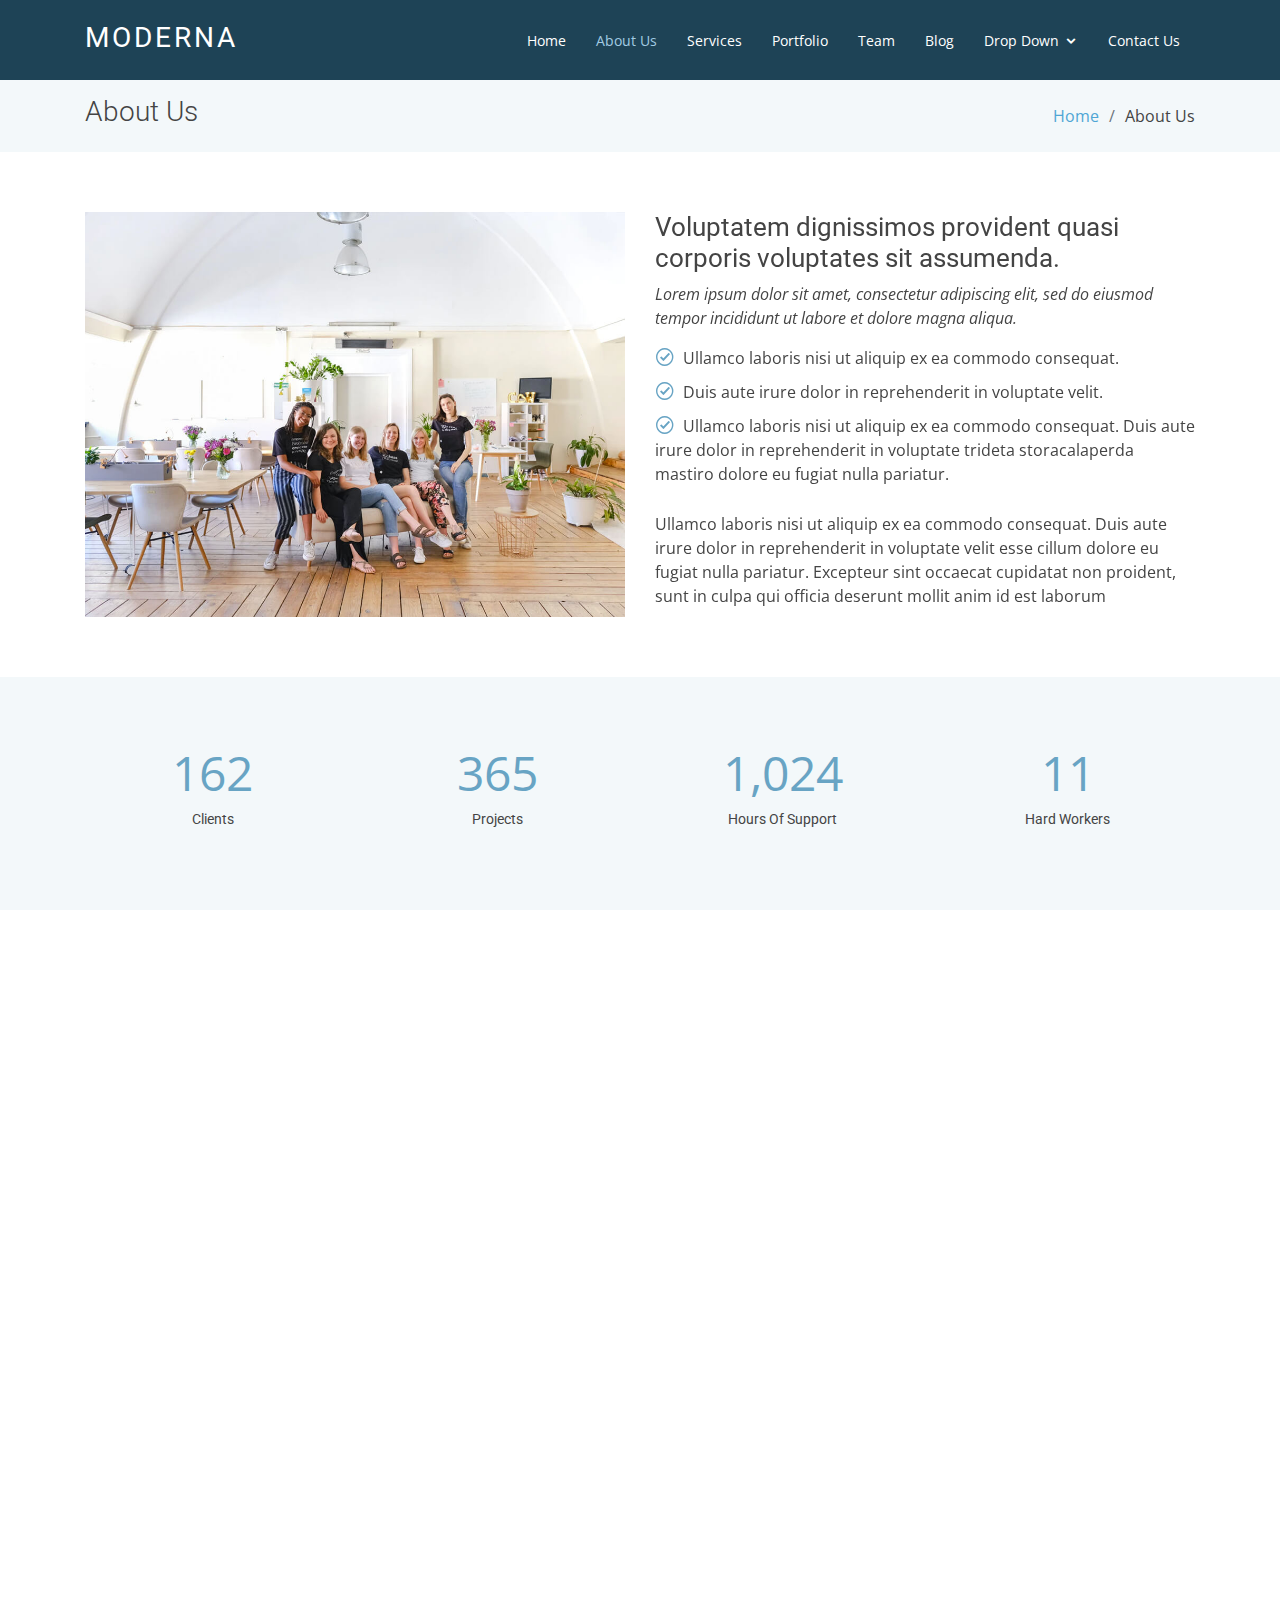
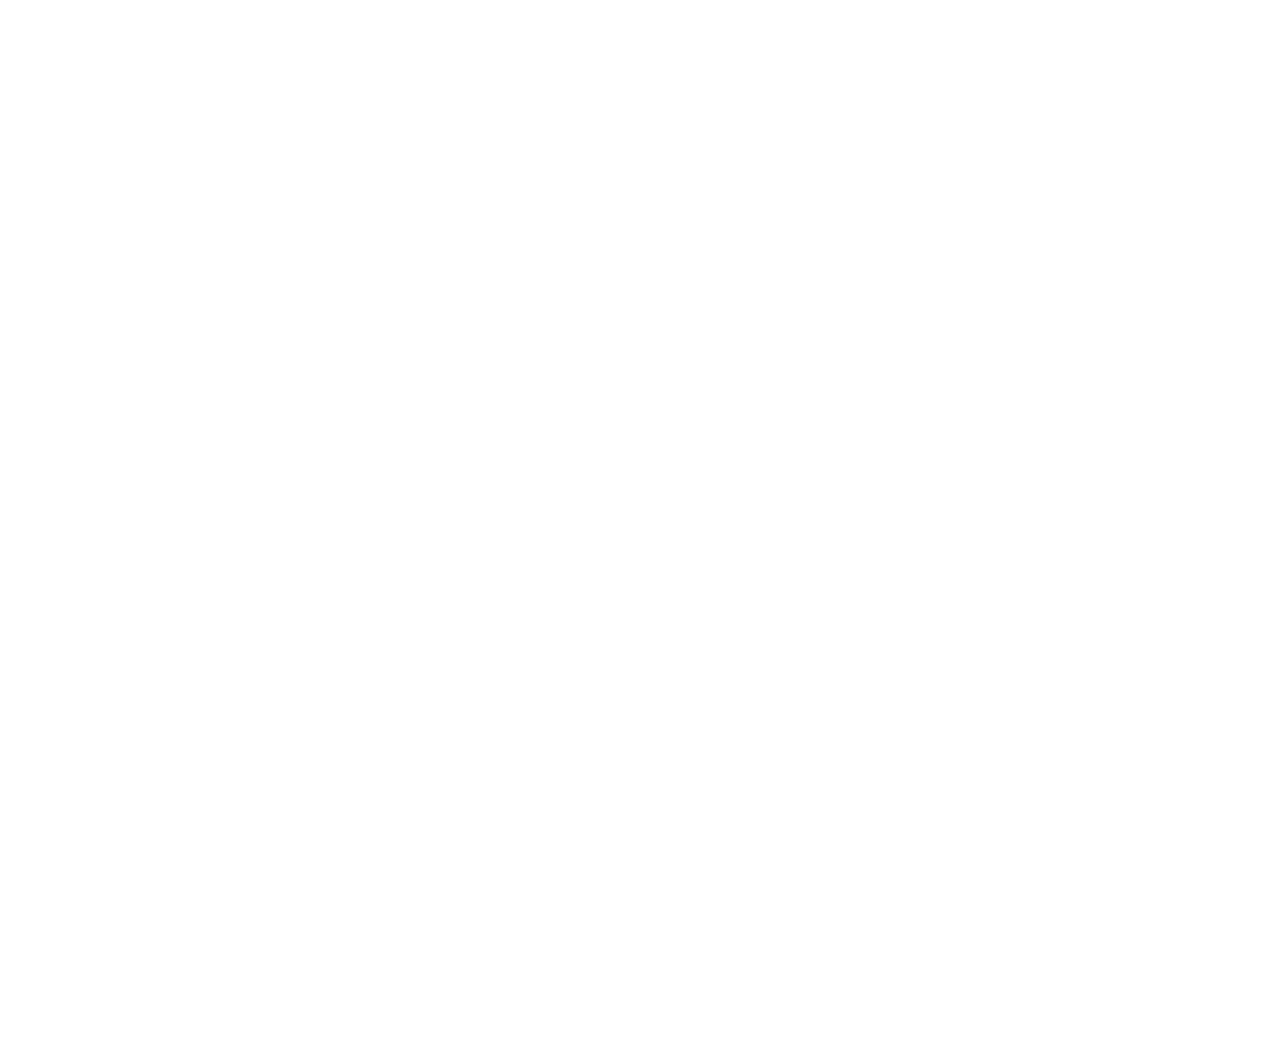
<file: Moderna/about.html>
<!DOCTYPE html>
<html lang="en">

<head>
  <meta charset="utf-8">
  <meta content="width=device-width, initial-scale=1.0" name="viewport">

  <title>About - Moderna Bootstrap Template</title>
  <meta content="" name="description">
  <meta content="" name="keywords">

  <!-- Favicons -->
  <link href="assets/img/favicon.png" rel="icon">
  <link href="assets/img/apple-touch-icon.png" rel="apple-touch-icon">

  <!-- Google Fonts -->
  <link href="https://fonts.googleapis.com/css?family=Open+Sans:300,300i,400,400i,600,600i,700,700i|Roboto:300,300i,400,400i,500,500i,700,700i&display=swap" rel="stylesheet">

  <!-- Vendor CSS Files -->
  <link href="assets/vendor/bootstrap/css/bootstrap.min.css" rel="stylesheet">
  <link href="assets/vendor/animate.css/animate.min.css" rel="stylesheet">
  <link href="assets/vendor/icofont/icofont.min.css" rel="stylesheet">
  <link href="assets/vendor/boxicons/css/boxicons.min.css" rel="stylesheet">
  <link href="assets/vendor/venobox/venobox.css" rel="stylesheet">
  <link href="assets/vendor/owl.carousel/assets/owl.carousel.min.css" rel="stylesheet">
  <link href="assets/vendor/aos/aos.css" rel="stylesheet">

  <!-- Template Main CSS File -->
  <link href="assets/css/style.css" rel="stylesheet">

  <!-- =======================================================
  * Template Name: Moderna - v2.2.1
  * Template URL: https://bootstrapmade.com/free-bootstrap-template-corporate-moderna/
  * Author: BootstrapMade.com
  * License: https://bootstrapmade.com/license/
  ======================================================== -->
</head>

<body>

  <!-- ======= Header ======= -->
  <header id="header" class="fixed-top ">
    <div class="container">

      <div class="logo float-left">
        <h1 class="text-light"><a href="index.html"><span>Moderna</span></a></h1>
        <!-- Uncomment below if you prefer to use an image logo -->
        <!-- <a href="index.html"><img src="assets/img/logo.png" alt="" class="img-fluid"></a>-->
      </div>

      <nav class="nav-menu float-right d-none d-lg-block">
        <ul>
          <li><a href="index.html">Home</a></li>
          <li class="active"><a href="about.html">About Us</a></li>
          <li><a href="services.html">Services</a></li>
          <li><a href="portfolio.html">Portfolio</a></li>
          <li><a href="team.html">Team</a></li>
          <li><a href="blog.html">Blog</a></li>
          <li class="drop-down"><a href="">Drop Down</a>
            <ul>
              <li><a href="#">Drop Down 1</a></li>
              <li class="drop-down"><a href="#">Drop Down 2</a>
                <ul>
                  <li><a href="#">Deep Drop Down 1</a></li>
                  <li><a href="#">Deep Drop Down 2</a></li>
                  <li><a href="#">Deep Drop Down 3</a></li>
                  <li><a href="#">Deep Drop Down 4</a></li>
                  <li><a href="#">Deep Drop Down 5</a></li>
                </ul>
              </li>
              <li><a href="#">Drop Down 3</a></li>
              <li><a href="#">Drop Down 4</a></li>
              <li><a href="#">Drop Down 5</a></li>
            </ul>
          </li>
          <li><a href="contact.html">Contact Us</a></li>
        </ul>
      </nav><!-- .nav-menu -->

    </div>
  </header><!-- End Header -->

  <main id="main">

    <!-- ======= About Us Section ======= -->
    <section class="breadcrumbs">
      <div class="container">

        <div class="d-flex justify-content-between align-items-center">
          <h2>About Us</h2>
          <ol>
            <li><a href="index.html">Home</a></li>
            <li>About Us</li>
          </ol>
        </div>

      </div>
    </section><!-- End About Us Section -->

    <!-- ======= About Section ======= -->
    <section class="about" data-aos="fade-up">
      <div class="container">

        <div class="row">
          <div class="col-lg-6">
            <img src="assets/img/about.jpg" class="img-fluid" alt="">
          </div>
          <div class="col-lg-6 pt-4 pt-lg-0">
            <h3>Voluptatem dignissimos provident quasi corporis voluptates sit assumenda.</h3>
            <p class="font-italic">
              Lorem ipsum dolor sit amet, consectetur adipiscing elit, sed do eiusmod tempor incididunt ut labore et dolore
              magna aliqua.
            </p>
            <ul>
              <li><i class="icofont-check-circled"></i> Ullamco laboris nisi ut aliquip ex ea commodo consequat.</li>
              <li><i class="icofont-check-circled"></i> Duis aute irure dolor in reprehenderit in voluptate velit.</li>
              <li><i class="icofont-check-circled"></i> Ullamco laboris nisi ut aliquip ex ea commodo consequat. Duis aute irure dolor in reprehenderit in voluptate trideta storacalaperda mastiro dolore eu fugiat nulla pariatur.</li>
            </ul>
            <p>
              Ullamco laboris nisi ut aliquip ex ea commodo consequat. Duis aute irure dolor in reprehenderit in voluptate
              velit esse cillum dolore eu fugiat nulla pariatur. Excepteur sint occaecat cupidatat non proident, sunt in
              culpa qui officia deserunt mollit anim id est laborum
            </p>
          </div>
        </div>

      </div>
    </section><!-- End About Section -->

    <!-- ======= Facts Section ======= -->
    <section class="facts section-bg" data-aos="fade-up">
      <div class="container">

        <div class="row counters">

          <div class="col-lg-3 col-6 text-center">
            <span data-toggle="counter-up">232</span>
            <p>Clients</p>
          </div>

          <div class="col-lg-3 col-6 text-center">
            <span data-toggle="counter-up">521</span>
            <p>Projects</p>
          </div>

          <div class="col-lg-3 col-6 text-center">
            <span data-toggle="counter-up">1,463</span>
            <p>Hours Of Support</p>
          </div>

          <div class="col-lg-3 col-6 text-center">
            <span data-toggle="counter-up">15</span>
            <p>Hard Workers</p>
          </div>

        </div>

      </div>
    </section><!-- End Facts Section -->

    <!-- ======= Our Skills Section ======= -->
    <section class="skills" data-aos="fade-up">
      <div class="container">

        <div class="section-title">
          <h2>Our Skills</h2>
          <p>Magnam dolores commodi suscipit. Necessitatibus eius consequatur ex aliquid fuga eum quidem. Sit sint consectetur velit. Quisquam quos quisquam cupiditate. Et nemo qui impedit suscipit alias ea. Quia fugiat sit in iste officiis commodi quidem hic quas.</p>
        </div>

        <div class="skills-content">

          <div class="progress">
            <div class="progress-bar bg-success" role="progressbar" aria-valuenow="100" aria-valuemin="0" aria-valuemax="100">
              <span class="skill">HTML <i class="val">100%</i></span>
            </div>
          </div>

          <div class="progress">
            <div class="progress-bar bg-info" role="progressbar" aria-valuenow="90" aria-valuemin="0" aria-valuemax="100">
              <span class="skill">CSS <i class="val">90%</i></span>
            </div>
          </div>

          <div class="progress">
            <div class="progress-bar bg-warning" role="progressbar" aria-valuenow="75" aria-valuemin="0" aria-valuemax="100">
              <span class="skill">JavaScript <i class="val">75%</i></span>
            </div>
          </div>

          <div class="progress">
            <div class="progress-bar bg-danger" role="progressbar" aria-valuenow="55" aria-valuemin="0" aria-valuemax="100">
              <span class="skill">Photoshop <i class="val">55%</i></span>
            </div>
          </div>

        </div>

      </div>
    </section><!-- End Our Skills Section -->

    <!-- ======= Tetstimonials Section ======= -->
    <section class="testimonials" data-aos="fade-up">
      <div class="container">

        <div class="section-title">
          <h2>Tetstimonials</h2>
          <p>Magnam dolores commodi suscipit. Necessitatibus eius consequatur ex aliquid fuga eum quidem. Sit sint consectetur velit. Quisquam quos quisquam cupiditate. Et nemo qui impedit suscipit alias ea. Quia fugiat sit in iste officiis commodi quidem hic quas.</p>
        </div>

        <div class="owl-carousel testimonials-carousel">

          <div class="testimonial-item">
            <img src="assets/img/testimonials/testimonials-1.jpg" class="testimonial-img" alt="">
            <h3>Saul Goodman</h3>
            <h4>Ceo &amp; Founder</h4>
            <p>
              <i class="bx bxs-quote-alt-left quote-icon-left"></i>
              Proin iaculis purus consequat sem cure digni ssim donec porttitora entum suscipit rhoncus. Accusantium quam, ultricies eget id, aliquam eget nibh et. Maecen aliquam, risus at semper.
              <i class="bx bxs-quote-alt-right quote-icon-right"></i>
            </p>
          </div>

          <div class="testimonial-item">
            <img src="assets/img/testimonials/testimonials-2.jpg" class="testimonial-img" alt="">
            <h3>Sara Wilsson</h3>
            <h4>Designer</h4>
            <p>
              <i class="bx bxs-quote-alt-left quote-icon-left"></i>
              Export tempor illum tamen malis malis eram quae irure esse labore quem cillum quid cillum eram malis quorum velit fore eram velit sunt aliqua noster fugiat irure amet legam anim culpa.
              <i class="bx bxs-quote-alt-right quote-icon-right"></i>
            </p>
          </div>

          <div class="testimonial-item">
            <img src="assets/img/testimonials/testimonials-3.jpg" class="testimonial-img" alt="">
            <h3>Jena Karlis</h3>
            <h4>Store Owner</h4>
            <p>
              <i class="bx bxs-quote-alt-left quote-icon-left"></i>
              Enim nisi quem export duis labore cillum quae magna enim sint quorum nulla quem veniam duis minim tempor labore quem eram duis noster aute amet eram fore quis sint minim.
              <i class="bx bxs-quote-alt-right quote-icon-right"></i>
            </p>
          </div>

          <div class="testimonial-item">
            <img src="assets/img/testimonials/testimonials-4.jpg" class="testimonial-img" alt="">
            <h3>Matt Brandon</h3>
            <h4>Freelancer</h4>
            <p>
              <i class="bx bxs-quote-alt-left quote-icon-left"></i>
              Fugiat enim eram quae cillum dolore dolor amet nulla culpa multos export minim fugiat minim velit minim dolor enim duis veniam ipsum anim magna sunt elit fore quem dolore labore illum veniam.
              <i class="bx bxs-quote-alt-right quote-icon-right"></i>
            </p>
          </div>

          <div class="testimonial-item">
            <img src="assets/img/testimonials/testimonials-5.jpg" class="testimonial-img" alt="">
            <h3>John Larson</h3>
            <h4>Entrepreneur</h4>
            <p>
              <i class="bx bxs-quote-alt-left quote-icon-left"></i>
              Quis quorum aliqua sint quem legam fore sunt eram irure aliqua veniam tempor noster veniam enim culpa labore duis sunt culpa nulla illum cillum fugiat legam esse veniam culpa fore nisi cillum quid.
              <i class="bx bxs-quote-alt-right quote-icon-right"></i>
            </p>
          </div>

        </div>

      </div>
    </section><!-- End Ttstimonials Section -->

  </main><!-- End #main -->

  <!-- ======= Footer ======= -->
  <footer id="footer" data-aos="fade-up" data-aos-easing="ease-in-out" data-aos-duration="500">

    <div class="footer-newsletter">
      <div class="container">
        <div class="row">
          <div class="col-lg-6">
            <h4>Our Newsletter</h4>
            <p>Tamen quem nulla quae legam multos aute sint culpa legam noster magna</p>
          </div>
          <div class="col-lg-6">
            <form action="" method="post">
              <input type="email" name="email"><input type="submit" value="Subscribe">
            </form>
          </div>
        </div>
      </div>
    </div>

    <div class="footer-top">
      <div class="container">
        <div class="row">

          <div class="col-lg-3 col-md-6 footer-links">
            <h4>Useful Links</h4>
            <ul>
              <li><i class="bx bx-chevron-right"></i> <a href="#">Home</a></li>
              <li><i class="bx bx-chevron-right"></i> <a href="#">About us</a></li>
              <li><i class="bx bx-chevron-right"></i> <a href="#">Services</a></li>
              <li><i class="bx bx-chevron-right"></i> <a href="#">Terms of service</a></li>
              <li><i class="bx bx-chevron-right"></i> <a href="#">Privacy policy</a></li>
            </ul>
          </div>

          <div class="col-lg-3 col-md-6 footer-links">
            <h4>Our Services</h4>
            <ul>
              <li><i class="bx bx-chevron-right"></i> <a href="#">Web Design</a></li>
              <li><i class="bx bx-chevron-right"></i> <a href="#">Web Development</a></li>
              <li><i class="bx bx-chevron-right"></i> <a href="#">Product Management</a></li>
              <li><i class="bx bx-chevron-right"></i> <a href="#">Marketing</a></li>
              <li><i class="bx bx-chevron-right"></i> <a href="#">Graphic Design</a></li>
            </ul>
          </div>

          <div class="col-lg-3 col-md-6 footer-contact">
            <h4>Contact Us</h4>
            <p>
              A108 Adam Street <br>
              New York, NY 535022<br>
              United States <br><br>
              <strong>Phone:</strong> +1 5589 55488 55<br>
              <strong>Email:</strong> info@example.com<br>
            </p>

          </div>

          <div class="col-lg-3 col-md-6 footer-info">
            <h3>About Moderna</h3>
            <p>Cras fermentum odio eu feugiat lide par naso tierra. Justo eget nada terra videa magna derita valies darta donna mare fermentum iaculis eu non diam phasellus.</p>
            <div class="social-links mt-3">
              <a href="#" class="twitter"><i class="bx bxl-twitter"></i></a>
              <a href="#" class="facebook"><i class="bx bxl-facebook"></i></a>
              <a href="#" class="instagram"><i class="bx bxl-instagram"></i></a>
              <a href="#" class="linkedin"><i class="bx bxl-linkedin"></i></a>
            </div>
          </div>

        </div>
      </div>
    </div>

    <div class="container">
      <div class="copyright">
        &copy; Copyright <strong><span>Moderna</span></strong>. All Rights Reserved
      </div>
      <div class="credits">
        <!-- All the links in the footer should remain intact. -->
        <!-- You can delete the links only if you purchased the pro version. -->
        <!-- Licensing information: https://bootstrapmade.com/license/ -->
        <!-- Purchase the pro version with working PHP/AJAX contact form: https://bootstrapmade.com/free-bootstrap-template-corporate-moderna/ -->
        Designed by <a href="https://bootstrapmade.com/">BootstrapMade</a>
      </div>
    </div>
  </footer><!-- End Footer -->

  <a href="#" class="back-to-top"><i class="icofont-simple-up"></i></a>

  <!-- Vendor JS Files -->
  <script src="assets/vendor/jquery/jquery.min.js"></script>
  <script src="assets/vendor/bootstrap/js/bootstrap.bundle.min.js"></script>
  <script src="assets/vendor/jquery.easing/jquery.easing.min.js"></script>
  <script src="assets/vendor/php-email-form/validate.js"></script>
  <script src="assets/vendor/venobox/venobox.min.js"></script>
  <script src="assets/vendor/waypoints/jquery.waypoints.min.js"></script>
  <script src="assets/vendor/counterup/counterup.min.js"></script>
  <script src="assets/vendor/owl.carousel/owl.carousel.min.js"></script>
  <script src="assets/vendor/isotope-layout/isotope.pkgd.min.js"></script>
  <script src="assets/vendor/aos/aos.js"></script>

  <!-- Template Main JS File -->
  <script src="assets/js/main.js"></script>

</body>

</html>
</file>
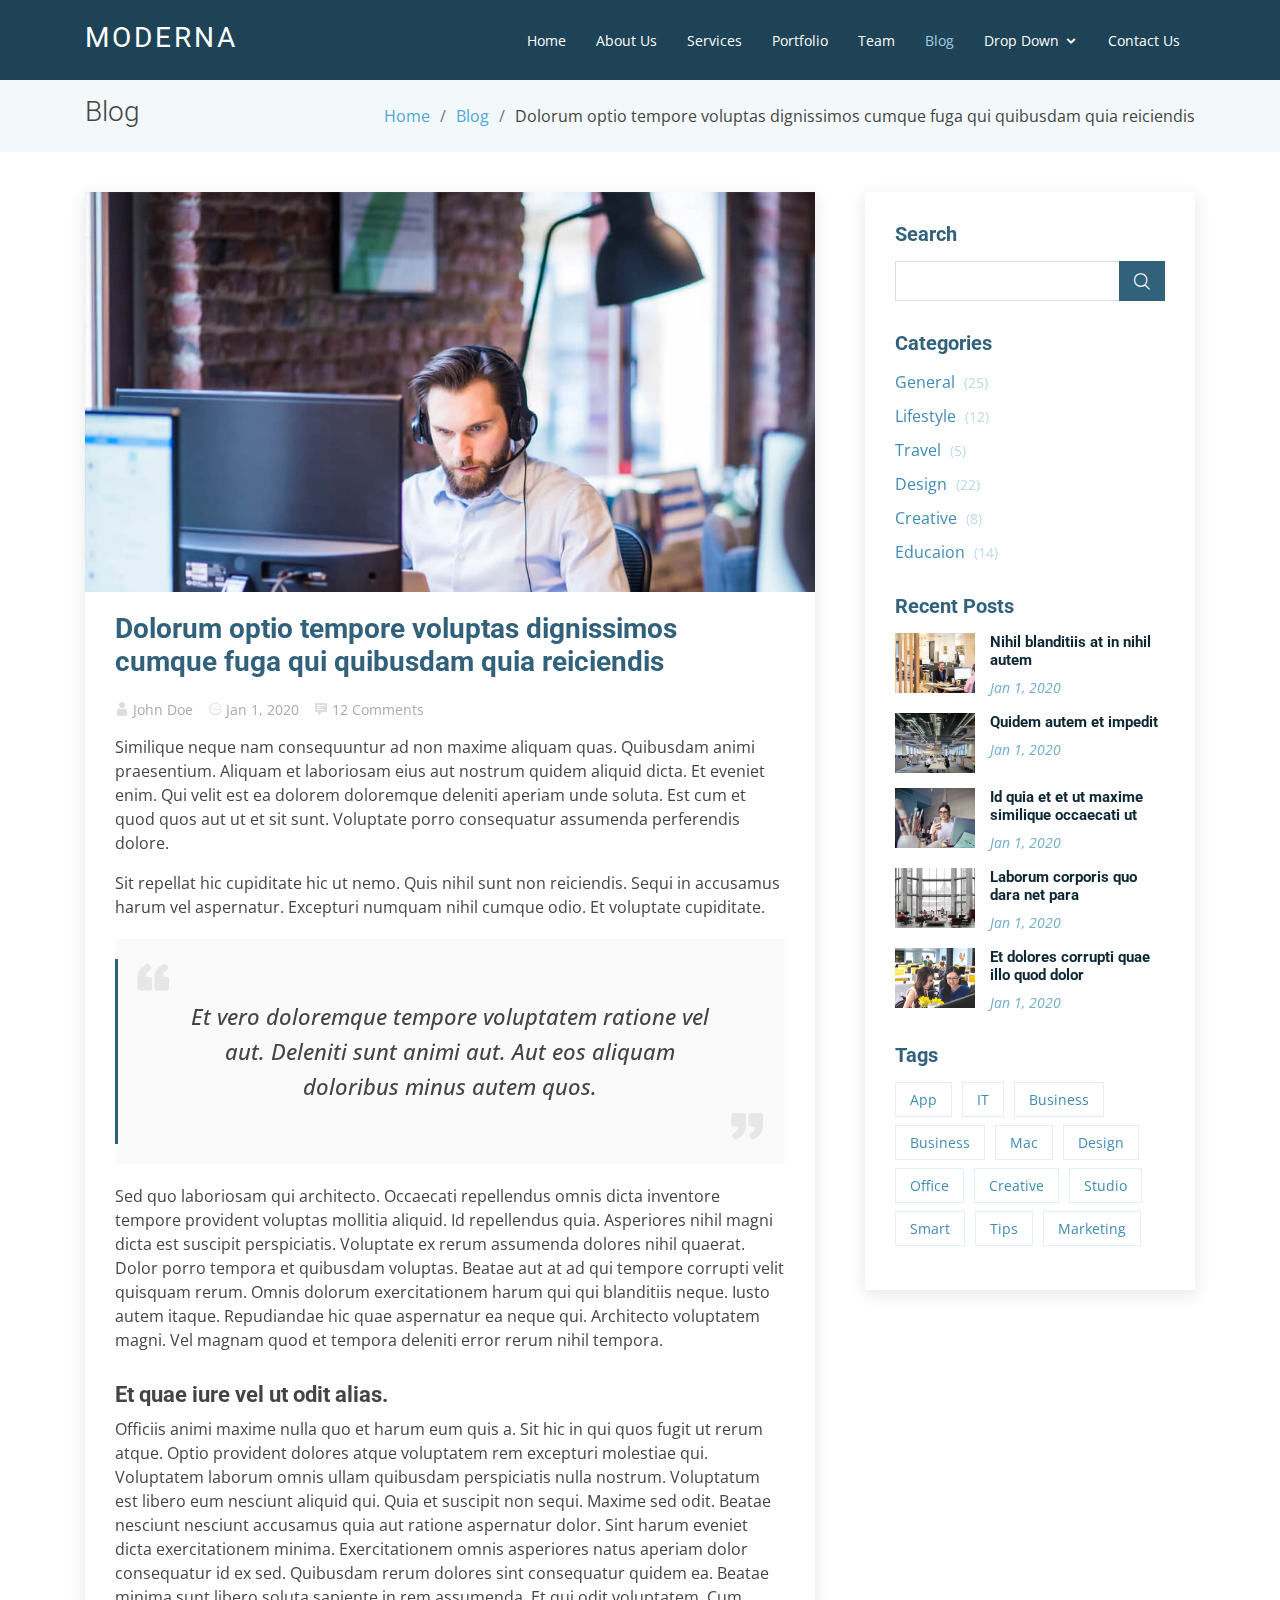
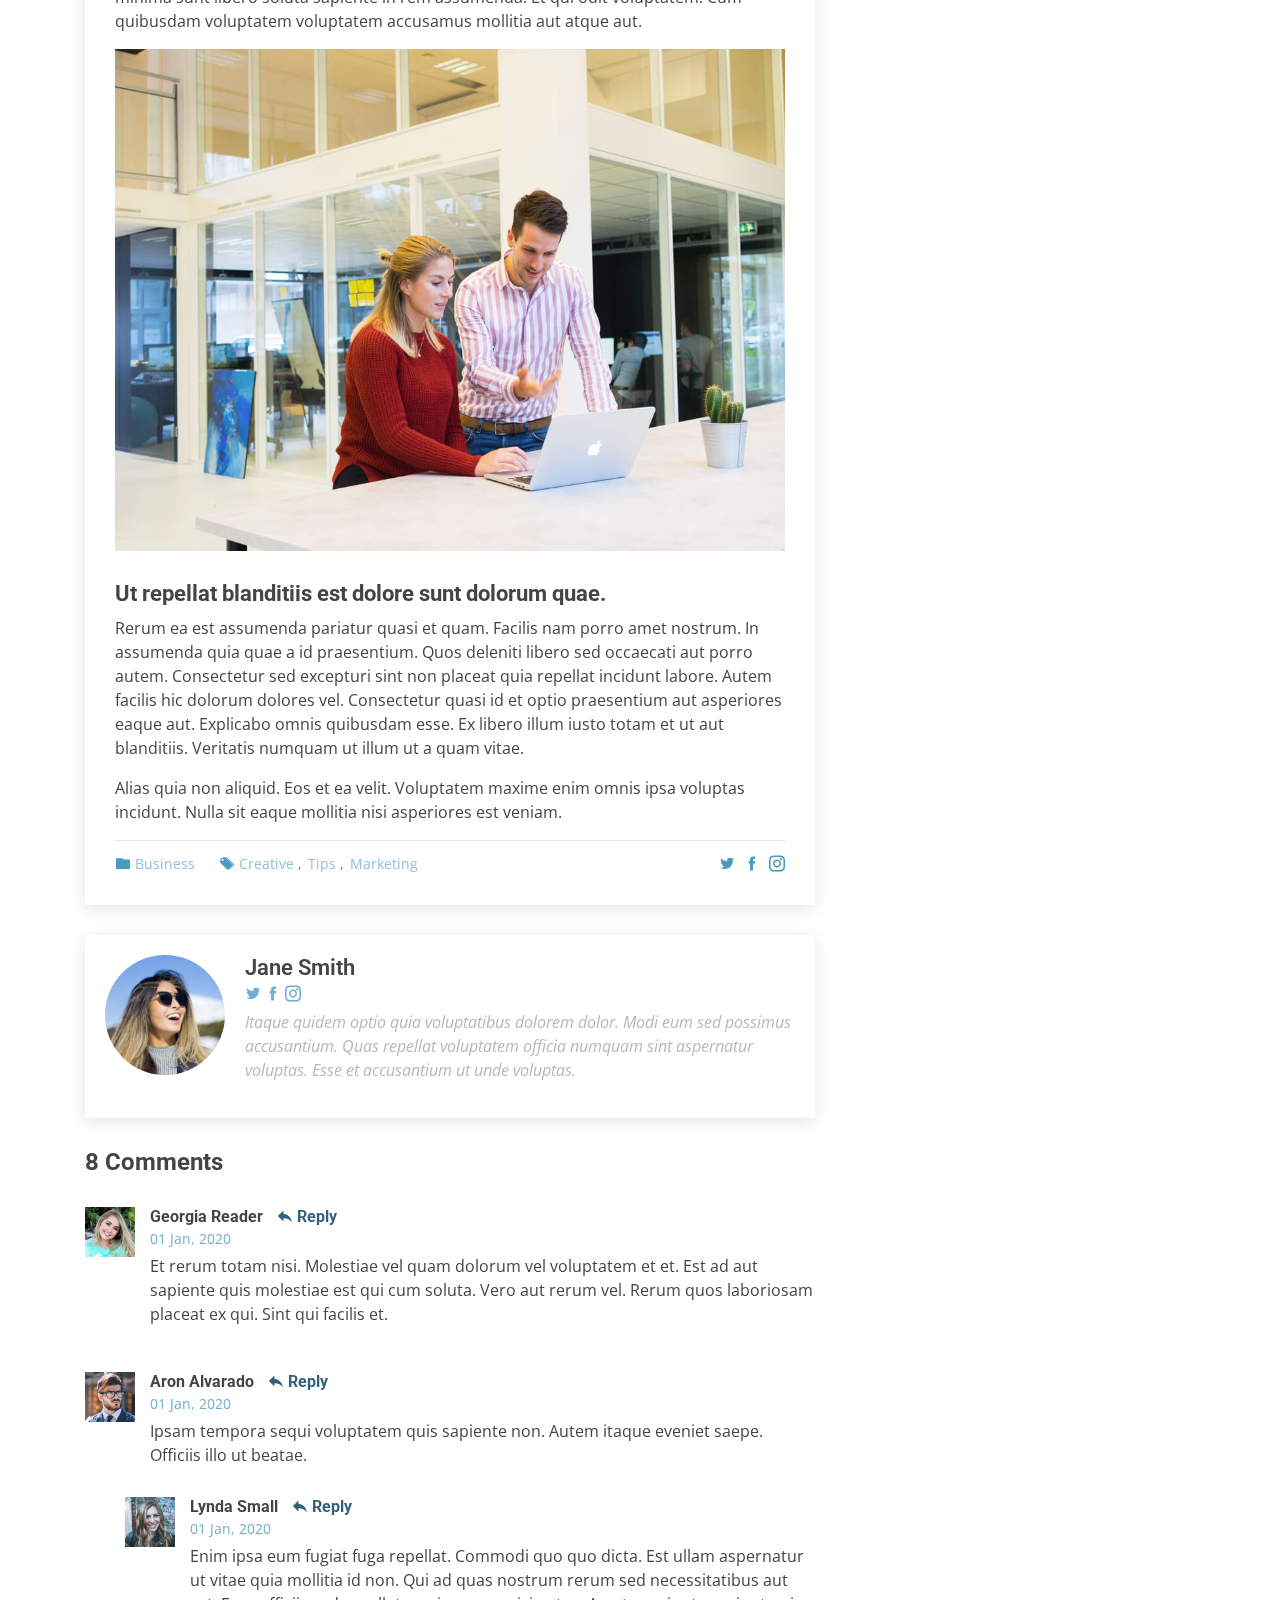
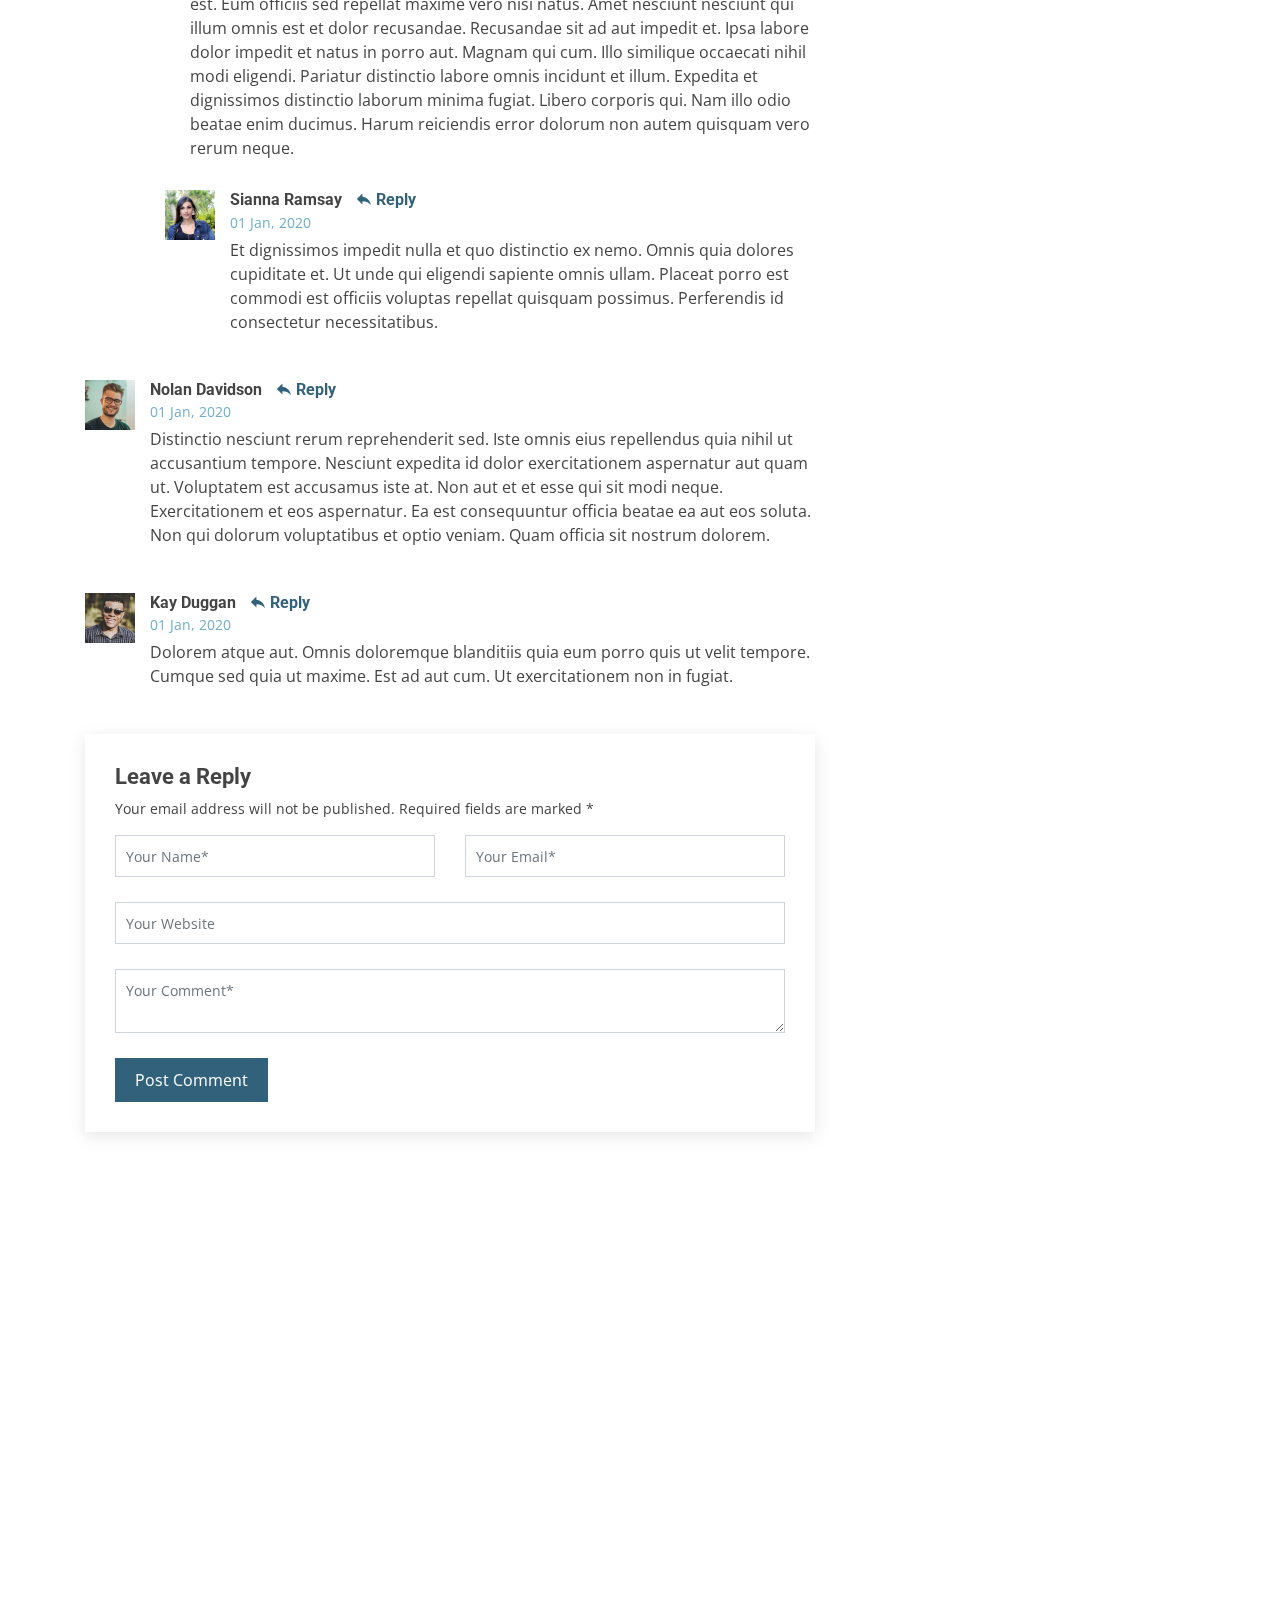
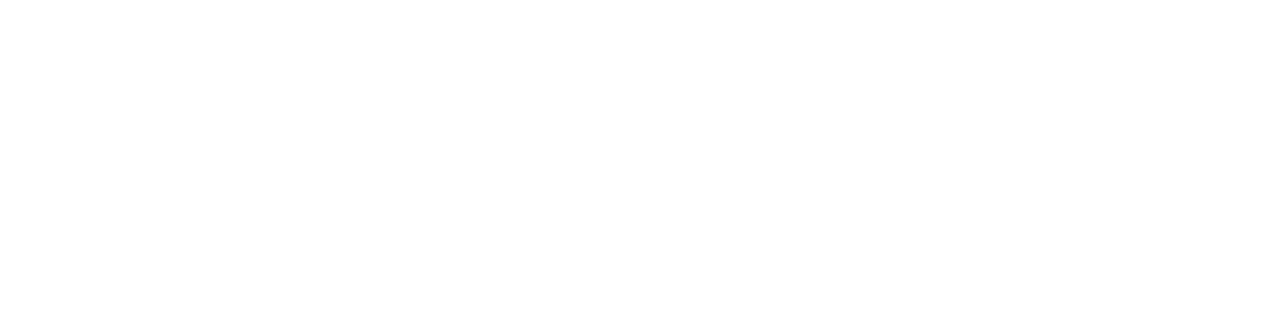
<file: Moderna/blog-single.html>
<!DOCTYPE html>
<html lang="en">

<head>
  <meta charset="utf-8">
  <meta content="width=device-width, initial-scale=1.0" name="viewport">

  <title>Blog Single - Moderna Bootstrap Template</title>
  <meta content="" name="description">
  <meta content="" name="keywords">

  <!-- Favicons -->
  <link href="assets/img/favicon.png" rel="icon">
  <link href="assets/img/apple-touch-icon.png" rel="apple-touch-icon">

  <!-- Google Fonts -->
  <link href="https://fonts.googleapis.com/css?family=Open+Sans:300,300i,400,400i,600,600i,700,700i|Roboto:300,300i,400,400i,500,500i,700,700i&display=swap" rel="stylesheet">

  <!-- Vendor CSS Files -->
  <link href="assets/vendor/bootstrap/css/bootstrap.min.css" rel="stylesheet">
  <link href="assets/vendor/animate.css/animate.min.css" rel="stylesheet">
  <link href="assets/vendor/icofont/icofont.min.css" rel="stylesheet">
  <link href="assets/vendor/boxicons/css/boxicons.min.css" rel="stylesheet">
  <link href="assets/vendor/venobox/venobox.css" rel="stylesheet">
  <link href="assets/vendor/owl.carousel/assets/owl.carousel.min.css" rel="stylesheet">
  <link href="assets/vendor/aos/aos.css" rel="stylesheet">

  <!-- Template Main CSS File -->
  <link href="assets/css/style.css" rel="stylesheet">

  <!-- =======================================================
  * Template Name: Moderna - v2.2.1
  * Template URL: https://bootstrapmade.com/free-bootstrap-template-corporate-moderna/
  * Author: BootstrapMade.com
  * License: https://bootstrapmade.com/license/
  ======================================================== -->
</head>

<body>

  <!-- ======= Header ======= -->
  <header id="header" class="fixed-top ">
    <div class="container">

      <div class="logo float-left">
        <h1 class="text-light"><a href="index.html"><span>Moderna</span></a></h1>
        <!-- Uncomment below if you prefer to use an image logo -->
        <!-- <a href="index.html"><img src="assets/img/logo.png" alt="" class="img-fluid"></a>-->
      </div>

      <nav class="nav-menu float-right d-none d-lg-block">
        <ul>
          <li><a href="index.html">Home</a></li>
          <li><a href="about.html">About Us</a></li>
          <li><a href="services.html">Services</a></li>
          <li><a href="portfolio.html">Portfolio</a></li>
          <li><a href="team.html">Team</a></li>
          <li class="active"><a href="blog.html">Blog</a></li>
          <li class="drop-down"><a href="">Drop Down</a>
            <ul>
              <li><a href="#">Drop Down 1</a></li>
              <li class="drop-down"><a href="#">Drop Down 2</a>
                <ul>
                  <li><a href="#">Deep Drop Down 1</a></li>
                  <li><a href="#">Deep Drop Down 2</a></li>
                  <li><a href="#">Deep Drop Down 3</a></li>
                  <li><a href="#">Deep Drop Down 4</a></li>
                  <li><a href="#">Deep Drop Down 5</a></li>
                </ul>
              </li>
              <li><a href="#">Drop Down 3</a></li>
              <li><a href="#">Drop Down 4</a></li>
              <li><a href="#">Drop Down 5</a></li>
            </ul>
          </li>
          <li><a href="contact.html">Contact Us</a></li>
        </ul>
      </nav><!-- .nav-menu -->

    </div>
  </header><!-- End Header -->

  <main id="main">

    <!-- ======= Blog Section ======= -->
    <section class="breadcrumbs">
      <div class="container">

        <div class="d-flex justify-content-between align-items-center">
          <h2>Blog</h2>

          <ol>
            <li><a href="index.html">Home</a></li>
            <li><a href="blog.html">Blog</a></li>
            <li>Dolorum optio tempore voluptas dignissimos cumque fuga qui quibusdam quia reiciendis</li>
          </ol>
        </div>

      </div>
    </section><!-- End Blog Section -->

    <!-- ======= Blog Section ======= -->
    <section class="blog" data-aos="fade-up" data-aos-easing="ease-in-out" data-aos-duration="500">
      <div class="container">

        <div class="row">

          <div class="col-lg-8 entries">

            <article class="entry entry-single">
              <div class="entry-img">
                <img src="assets/img/blog-post-1.jpg" alt="" class="img-fluid">
              </div>

              <h2 class="entry-title">
                <a href="blog-single.html">Dolorum optio tempore voluptas dignissimos cumque fuga qui quibusdam quia reiciendis</a>
              </h2>

              <div class="entry-meta">
                <ul>
                  <li class="d-flex align-items-center"><i class="icofont-user"></i> <a href="blog-single.html">John Doe</a></li>
                  <li class="d-flex align-items-center"><i class="icofont-wall-clock"></i> <a href="blog-single.html"><time datetime="2020-01-01">Jan 1, 2020</time></a></li>
                  <li class="d-flex align-items-center"><i class="icofont-comment"></i> <a href="blog-single.html">12 Comments</a></li>
                </ul>
              </div>

              <div class="entry-content">
                <p>
                  Similique neque nam consequuntur ad non maxime aliquam quas. Quibusdam animi praesentium. Aliquam et
                  laboriosam eius aut nostrum quidem aliquid dicta.
                  Et eveniet enim. Qui velit est ea dolorem doloremque deleniti aperiam unde soluta. Est cum et quod quos
                  aut ut et sit sunt. Voluptate porro consequatur assumenda perferendis dolore.
                </p>

                <p>
                  Sit repellat hic cupiditate hic ut nemo. Quis nihil sunt non reiciendis. Sequi in accusamus harum vel
                  aspernatur. Excepturi numquam nihil cumque odio. Et voluptate cupiditate.
                </p>

                <blockquote>
                  <i class="icofont-quote-left quote-left"></i>
                  <p>
                    Et vero doloremque tempore voluptatem ratione vel aut. Deleniti sunt animi aut. Aut eos aliquam
                    doloribus minus autem quos.
                  </p>
                  <i class="las la-quote-right quote-right"></i>
                  <i class="icofont-quote-right quote-right"></i>
                </blockquote>

                <p>
                  Sed quo laboriosam qui architecto. Occaecati repellendus omnis dicta inventore tempore provident
                  voluptas mollitia aliquid. Id repellendus quia. Asperiores nihil magni dicta est suscipit perspiciatis.
                  Voluptate ex rerum assumenda dolores nihil quaerat.
                  Dolor porro tempora et quibusdam voluptas. Beatae aut at ad qui tempore corrupti velit quisquam rerum.
                  Omnis dolorum exercitationem harum qui qui blanditiis neque.
                  Iusto autem itaque. Repudiandae hic quae aspernatur ea neque qui. Architecto voluptatem magni. Vel
                  magnam quod et tempora deleniti error rerum nihil tempora.
                </p>

                <h3>Et quae iure vel ut odit alias.</h3>
                <p>
                  Officiis animi maxime nulla quo et harum eum quis a. Sit hic in qui quos fugit ut rerum atque. Optio
                  provident dolores atque voluptatem rem excepturi molestiae qui. Voluptatem laborum omnis ullam quibusdam
                  perspiciatis nulla nostrum. Voluptatum est libero eum nesciunt aliquid qui.
                  Quia et suscipit non sequi. Maxime sed odit. Beatae nesciunt nesciunt accusamus quia aut ratione
                  aspernatur dolor. Sint harum eveniet dicta exercitationem minima. Exercitationem omnis asperiores natus
                  aperiam dolor consequatur id ex sed. Quibusdam rerum dolores sint consequatur quidem ea.
                  Beatae minima sunt libero soluta sapiente in rem assumenda. Et qui odit voluptatem. Cum quibusdam
                  voluptatem voluptatem accusamus mollitia aut atque aut.
                </p>
                <img src="assets/img/blog-post-4.jpg" class="img-fluid" alt="">

                <h3>Ut repellat blanditiis est dolore sunt dolorum quae.</h3>
                <p>
                  Rerum ea est assumenda pariatur quasi et quam. Facilis nam porro amet nostrum. In assumenda quia quae a
                  id praesentium. Quos deleniti libero sed occaecati aut porro autem. Consectetur sed excepturi sint non
                  placeat quia repellat incidunt labore. Autem facilis hic dolorum dolores vel.
                  Consectetur quasi id et optio praesentium aut asperiores eaque aut. Explicabo omnis quibusdam esse. Ex
                  libero illum iusto totam et ut aut blanditiis. Veritatis numquam ut illum ut a quam vitae.
                </p>
                <p>
                  Alias quia non aliquid. Eos et ea velit. Voluptatem maxime enim omnis ipsa voluptas incidunt. Nulla sit
                  eaque mollitia nisi asperiores est veniam.
                </p>

              </div>

              <div class="entry-footer clearfix">
                <div class="float-left">
                  <i class="icofont-folder"></i>
                  <ul class="cats">
                    <li><a href="#">Business</a></li>
                  </ul>

                  <i class="icofont-tags"></i>
                  <ul class="tags">
                    <li><a href="#">Creative</a></li>
                    <li><a href="#">Tips</a></li>
                    <li><a href="#">Marketing</a></li>
                  </ul>
                </div>

                <div class="float-right share">
                  <a href="" title="Share on Twitter"><i class="icofont-twitter"></i></a>
                  <a href="" title="Share on Facebook"><i class="icofont-facebook"></i></a>
                  <a href="" title="Share on Instagram"><i class="icofont-instagram"></i></a>
                </div>

              </div>

            </article><!-- End blog entry -->

            <div class="blog-author clearfix">
              <img src="assets/img/blog-author.jpg" class="rounded-circle float-left" alt="">
              <h4>Jane Smith</h4>
              <div class="social-links">
                <a href="https://twitters.com/#"><i class="icofont-twitter"></i></a>
                <a href="https://facebook.com/#"><i class="icofont-facebook"></i></a>
                <a href="https://instagram.com/#"><i class="icofont-instagram"></i></a>
              </div>
              <p>
                Itaque quidem optio quia voluptatibus dolorem dolor. Modi eum sed possimus accusantium. Quas repellat
                voluptatem officia numquam sint aspernatur voluptas. Esse et accusantium ut unde voluptas.
              </p>
            </div><!-- End blog author bio -->

            <div class="blog-comments">

              <h4 class="comments-count">8 Comments</h4>

              <div id="comment-1" class="comment clearfix">
                <img src="assets/img/comments-1.jpg" class="comment-img  float-left" alt="">
                <h5><a href="">Georgia Reader</a> <a href="#" class="reply"><i class="icofont-reply"></i> Reply</a></h5>
                <time datetime="2020-01-01">01 Jan, 2020</time>
                <p>
                  Et rerum totam nisi. Molestiae vel quam dolorum vel voluptatem et et. Est ad aut sapiente quis molestiae
                  est qui cum soluta.
                  Vero aut rerum vel. Rerum quos laboriosam placeat ex qui. Sint qui facilis et.
                </p>
              </div><!-- End comment #1 -->

              <div id="comment-2" class="comment clearfix">
                <img src="assets/img/comments-2.jpg" class="comment-img  float-left" alt="">
                <h5><a href="">Aron Alvarado</a> <a href="#" class="reply"><i class="icofont-reply"></i> Reply</a></h5>
                <time datetime="2020-01-01">01 Jan, 2020</time>
                <p>
                  Ipsam tempora sequi voluptatem quis sapiente non. Autem itaque eveniet saepe. Officiis illo ut beatae.
                </p>

                <div id="comment-reply-1" class="comment comment-reply clearfix">
                  <img src="assets/img/comments-3.jpg" class="comment-img  float-left" alt="">
                  <h5><a href="">Lynda Small</a> <a href="#" class="reply"><i class="icofont-reply"></i> Reply</a></h5>
                  <time datetime="2020-01-01">01 Jan, 2020</time>
                  <p>
                    Enim ipsa eum fugiat fuga repellat. Commodi quo quo dicta. Est ullam aspernatur ut vitae quia mollitia
                    id non. Qui ad quas nostrum rerum sed necessitatibus aut est. Eum officiis sed repellat maxime vero
                    nisi natus. Amet nesciunt nesciunt qui illum omnis est et dolor recusandae.
                    Recusandae sit ad aut impedit et. Ipsa labore dolor impedit et natus in porro aut. Magnam qui cum.
                    Illo similique occaecati nihil modi eligendi. Pariatur distinctio labore omnis incidunt et illum.
                    Expedita et dignissimos distinctio laborum minima fugiat.
                    Libero corporis qui. Nam illo odio beatae enim ducimus. Harum reiciendis error dolorum non autem
                    quisquam vero rerum neque.
                  </p>

                  <div id="comment-reply-2" class="comment comment-reply clearfix">
                    <img src="assets/img/comments-4.jpg" class="comment-img  float-left" alt="">
                    <h5><a href="">Sianna Ramsay</a> <a href="#" class="reply"><i class="icofont-reply"></i> Reply</a>
                    </h5>
                    <time datetime="2020-01-01">01 Jan, 2020</time>
                    <p>
                      Et dignissimos impedit nulla et quo distinctio ex nemo. Omnis quia dolores cupiditate et. Ut unde
                      qui eligendi sapiente omnis ullam. Placeat porro est commodi est officiis voluptas repellat quisquam
                      possimus. Perferendis id consectetur necessitatibus.
                    </p>
                  </div><!-- End comment reply #2-->

                </div><!-- End comment reply #1-->

              </div><!-- End comment #2-->

              <div id="comment-3" class="comment clearfix">
                <img src="assets/img/comments-5.jpg" class="comment-img  float-left" alt="">
                <h5><a href="">Nolan Davidson</a> <a href="#" class="reply"><i class="icofont-reply"></i> Reply</a></h5>
                <time datetime="2020-01-01">01 Jan, 2020</time>
                <p>
                  Distinctio nesciunt rerum reprehenderit sed. Iste omnis eius repellendus quia nihil ut accusantium
                  tempore. Nesciunt expedita id dolor exercitationem aspernatur aut quam ut. Voluptatem est accusamus iste
                  at.
                  Non aut et et esse qui sit modi neque. Exercitationem et eos aspernatur. Ea est consequuntur officia
                  beatae ea aut eos soluta. Non qui dolorum voluptatibus et optio veniam. Quam officia sit nostrum
                  dolorem.
                </p>
              </div><!-- End comment #3 -->

              <div id="comment-4" class="comment clearfix">
                <img src="assets/img/comments-6.jpg" class="comment-img  float-left" alt="">
                <h5><a href="">Kay Duggan</a> <a href="#" class="reply"><i class="icofont-reply"></i> Reply</a></h5>
                <time datetime="2020-01-01">01 Jan, 2020</time>
                <p>
                  Dolorem atque aut. Omnis doloremque blanditiis quia eum porro quis ut velit tempore. Cumque sed quia ut
                  maxime. Est ad aut cum. Ut exercitationem non in fugiat.
                </p>

              </div><!-- End comment #4 -->

              <div class="reply-form">
                <h4>Leave a Reply</h4>
                <p>Your email address will not be published. Required fields are marked * </p>
                <form action="">
                  <div class="row">
                    <div class="col-md-6 form-group">
                      <input name="name" type="text" class="form-control" placeholder="Your Name*">
                    </div>
                    <div class="col-md-6 form-group">
                      <input name="email" type="text" class="form-control" placeholder="Your Email*">
                    </div>
                  </div>
                  <div class="row">
                    <div class="col form-group">
                      <input name="website" type="text" class="form-control" placeholder="Your Website">
                    </div>
                  </div>
                  <div class="row">
                    <div class="col form-group">
                      <textarea name="comment" class="form-control" placeholder="Your Comment*"></textarea>
                    </div>
                  </div>
                  <button type="submit" class="btn btn-primary">Post Comment</button>
                </form>
              </div>

            </div><!-- End blog comments -->

          </div><!-- End blog entries list -->

          <div class="col-lg-4">

            <div class="sidebar">

              <h3 class="sidebar-title">Search</h3>
              <div class="sidebar-item search-form">
                <form action="">
                  <input type="text">
                  <button type="submit"><i class="icofont-search"></i></button>
                </form>
              </div><!-- End sidebar search formn-->

              <h3 class="sidebar-title">Categories</h3>
              <div class="sidebar-item categories">
                <ul>
                  <li><a href="#">General <span>(25)</span></a></li>
                  <li><a href="#">Lifestyle <span>(12)</span></a></li>
                  <li><a href="#">Travel <span>(5)</span></a></li>
                  <li><a href="#">Design <span>(22)</span></a></li>
                  <li><a href="#">Creative <span>(8)</span></a></li>
                  <li><a href="#">Educaion <span>(14)</span></a></li>
                </ul>

              </div><!-- End sidebar categories-->

              <h3 class="sidebar-title">Recent Posts</h3>
              <div class="sidebar-item recent-posts">
                <div class="post-item clearfix">
                  <img src="assets/img/recent-posts-1.jpg" alt="">
                  <h4><a href="blog-single.html">Nihil blanditiis at in nihil autem</a></h4>
                  <time datetime="2020-01-01">Jan 1, 2020</time>
                </div>

                <div class="post-item clearfix">
                  <img src="assets/img/recent-posts-2.jpg" alt="">
                  <h4><a href="blog-single.html">Quidem autem et impedit</a></h4>
                  <time datetime="2020-01-01">Jan 1, 2020</time>
                </div>

                <div class="post-item clearfix">
                  <img src="assets/img/recent-posts-3.jpg" alt="">
                  <h4><a href="blog-single.html">Id quia et et ut maxime similique occaecati ut</a></h4>
                  <time datetime="2020-01-01">Jan 1, 2020</time>
                </div>

                <div class="post-item clearfix">
                  <img src="assets/img/recent-posts-4.jpg" alt="">
                  <h4><a href="blog-single.html">Laborum corporis quo dara net para</a></h4>
                  <time datetime="2020-01-01">Jan 1, 2020</time>
                </div>

                <div class="post-item clearfix">
                  <img src="assets/img/recent-posts-5.jpg" alt="">
                  <h4><a href="blog-single.html">Et dolores corrupti quae illo quod dolor</a></h4>
                  <time datetime="2020-01-01">Jan 1, 2020</time>
                </div>
              </div><!-- End sidebar recent posts-->

              <h3 class="sidebar-title">Tags</h3>
              <div class="sidebar-item tags">
                <ul>
                  <li><a href="#">App</a></li>
                  <li><a href="#">IT</a></li>
                  <li><a href="#">Business</a></li>
                  <li><a href="#">Business</a></li>
                  <li><a href="#">Mac</a></li>
                  <li><a href="#">Design</a></li>
                  <li><a href="#">Office</a></li>
                  <li><a href="#">Creative</a></li>
                  <li><a href="#">Studio</a></li>
                  <li><a href="#">Smart</a></li>
                  <li><a href="#">Tips</a></li>
                  <li><a href="#">Marketing</a></li>
                </ul>

              </div><!-- End sidebar tags-->

            </div><!-- End sidebar -->

          </div><!-- End blog sidebar -->

        </div><!-- End row -->

      </div><!-- End container -->

    </section><!-- End Blog Section -->

  </main><!-- End #main -->

  <!-- ======= Footer ======= -->
  <footer id="footer" data-aos="fade-up" data-aos-easing="ease-in-out" data-aos-duration="500">

    <div class="footer-newsletter">
      <div class="container">
        <div class="row">
          <div class="col-lg-6">
            <h4>Our Newsletter</h4>
            <p>Tamen quem nulla quae legam multos aute sint culpa legam noster magna</p>
          </div>
          <div class="col-lg-6">
            <form action="" method="post">
              <input type="email" name="email"><input type="submit" value="Subscribe">
            </form>
          </div>
        </div>
      </div>
    </div>

    <div class="footer-top">
      <div class="container">
        <div class="row">

          <div class="col-lg-3 col-md-6 footer-links">
            <h4>Useful Links</h4>
            <ul>
              <li><i class="bx bx-chevron-right"></i> <a href="#">Home</a></li>
              <li><i class="bx bx-chevron-right"></i> <a href="#">About us</a></li>
              <li><i class="bx bx-chevron-right"></i> <a href="#">Services</a></li>
              <li><i class="bx bx-chevron-right"></i> <a href="#">Terms of service</a></li>
              <li><i class="bx bx-chevron-right"></i> <a href="#">Privacy policy</a></li>
            </ul>
          </div>

          <div class="col-lg-3 col-md-6 footer-links">
            <h4>Our Services</h4>
            <ul>
              <li><i class="bx bx-chevron-right"></i> <a href="#">Web Design</a></li>
              <li><i class="bx bx-chevron-right"></i> <a href="#">Web Development</a></li>
              <li><i class="bx bx-chevron-right"></i> <a href="#">Product Management</a></li>
              <li><i class="bx bx-chevron-right"></i> <a href="#">Marketing</a></li>
              <li><i class="bx bx-chevron-right"></i> <a href="#">Graphic Design</a></li>
            </ul>
          </div>

          <div class="col-lg-3 col-md-6 footer-contact">
            <h4>Contact Us</h4>
            <p>
              A108 Adam Street <br>
              New York, NY 535022<br>
              United States <br><br>
              <strong>Phone:</strong> +1 5589 55488 55<br>
              <strong>Email:</strong> info@example.com<br>
            </p>

          </div>

          <div class="col-lg-3 col-md-6 footer-info">
            <h3>About Moderna</h3>
            <p>Cras fermentum odio eu feugiat lide par naso tierra. Justo eget nada terra videa magna derita valies darta donna mare fermentum iaculis eu non diam phasellus.</p>
            <div class="social-links mt-3">
              <a href="#" class="twitter"><i class="bx bxl-twitter"></i></a>
              <a href="#" class="facebook"><i class="bx bxl-facebook"></i></a>
              <a href="#" class="instagram"><i class="bx bxl-instagram"></i></a>
              <a href="#" class="linkedin"><i class="bx bxl-linkedin"></i></a>
            </div>
          </div>

        </div>
      </div>
    </div>

    <div class="container">
      <div class="copyright">
        &copy; Copyright <strong><span>Moderna</span></strong>. All Rights Reserved
      </div>
      <div class="credits">
        <!-- All the links in the footer should remain intact. -->
        <!-- You can delete the links only if you purchased the pro version. -->
        <!-- Licensing information: https://bootstrapmade.com/license/ -->
        <!-- Purchase the pro version with working PHP/AJAX contact form: https://bootstrapmade.com/free-bootstrap-template-corporate-moderna/ -->
        Designed by <a href="https://bootstrapmade.com/">BootstrapMade</a>
      </div>
    </div>
  </footer><!-- End Footer -->

  <a href="#" class="back-to-top"><i class="icofont-simple-up"></i></a>

  <!-- Vendor JS Files -->
  <script src="assets/vendor/jquery/jquery.min.js"></script>
  <script src="assets/vendor/bootstrap/js/bootstrap.bundle.min.js"></script>
  <script src="assets/vendor/jquery.easing/jquery.easing.min.js"></script>
  <script src="assets/vendor/php-email-form/validate.js"></script>
  <script src="assets/vendor/venobox/venobox.min.js"></script>
  <script src="assets/vendor/waypoints/jquery.waypoints.min.js"></script>
  <script src="assets/vendor/counterup/counterup.min.js"></script>
  <script src="assets/vendor/owl.carousel/owl.carousel.min.js"></script>
  <script src="assets/vendor/isotope-layout/isotope.pkgd.min.js"></script>
  <script src="assets/vendor/aos/aos.js"></script>

  <!-- Template Main JS File -->
  <script src="assets/js/main.js"></script>

</body>

</html>
</file>
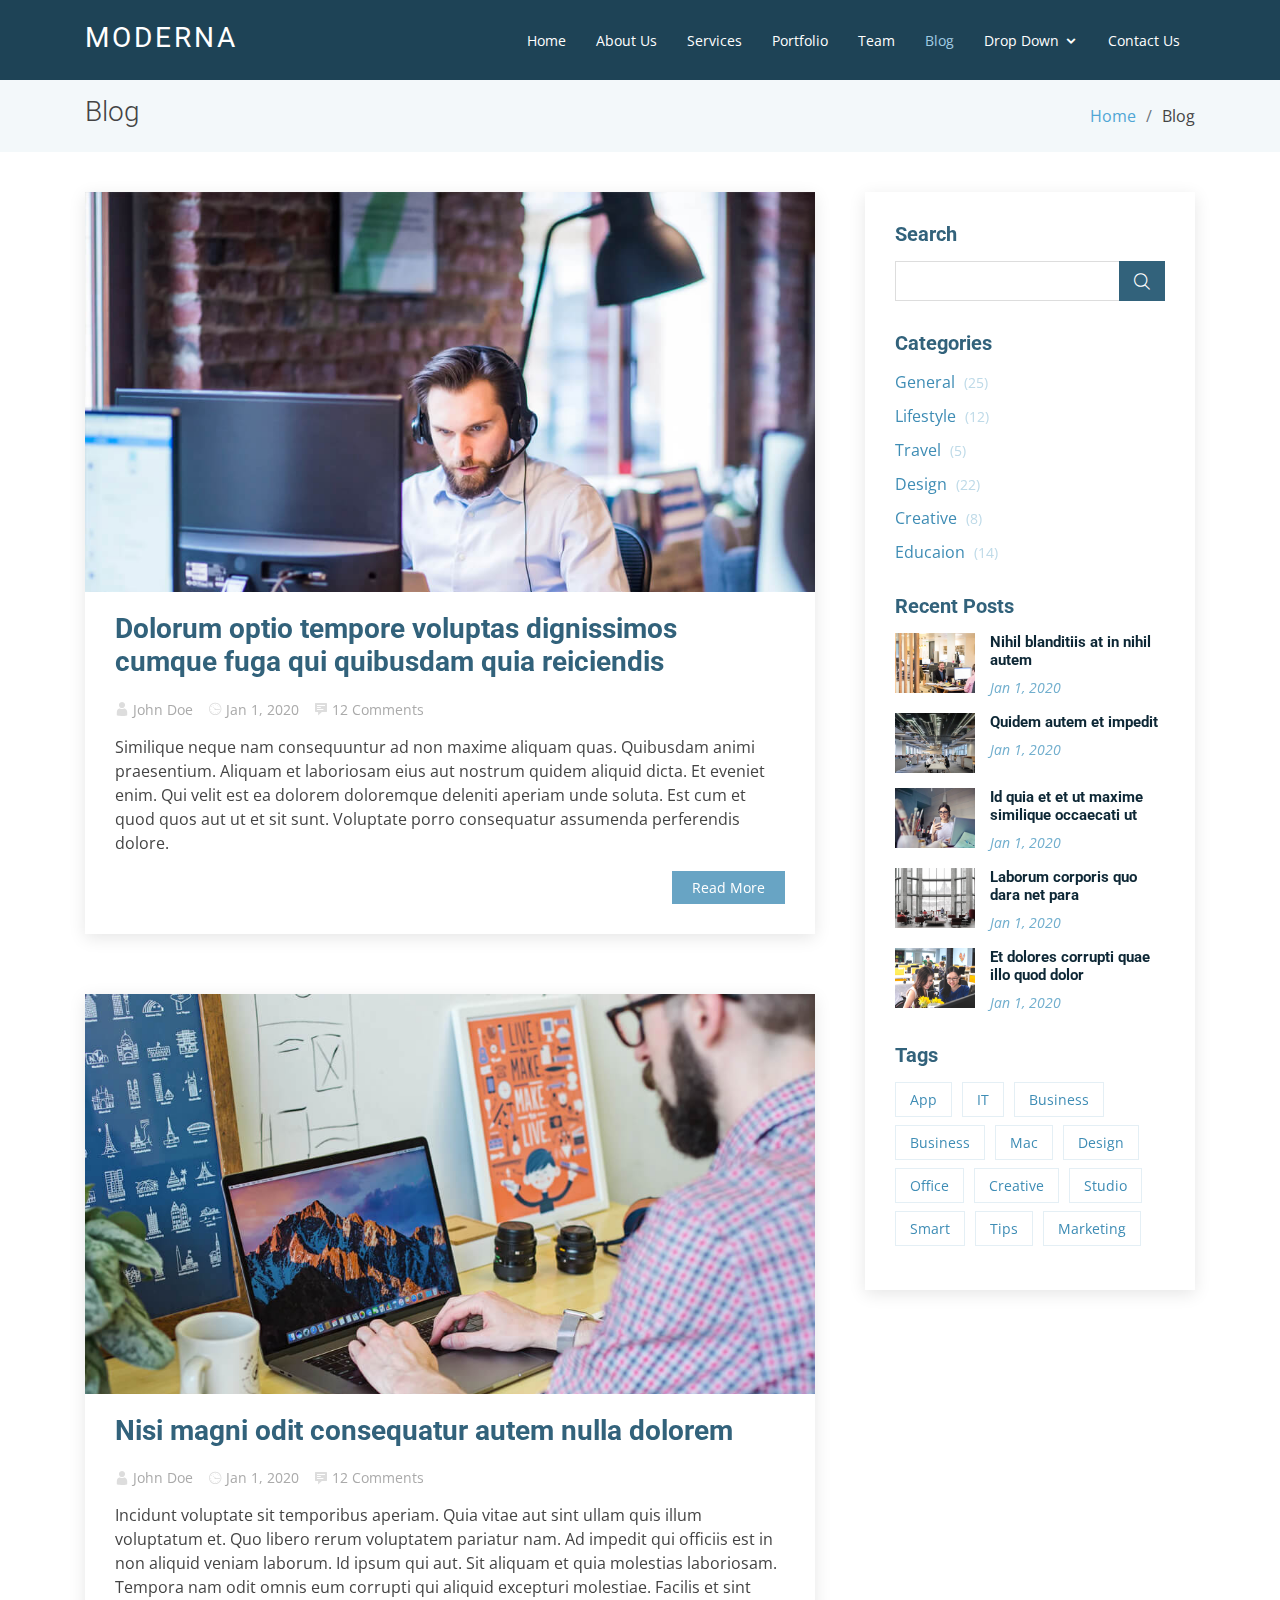
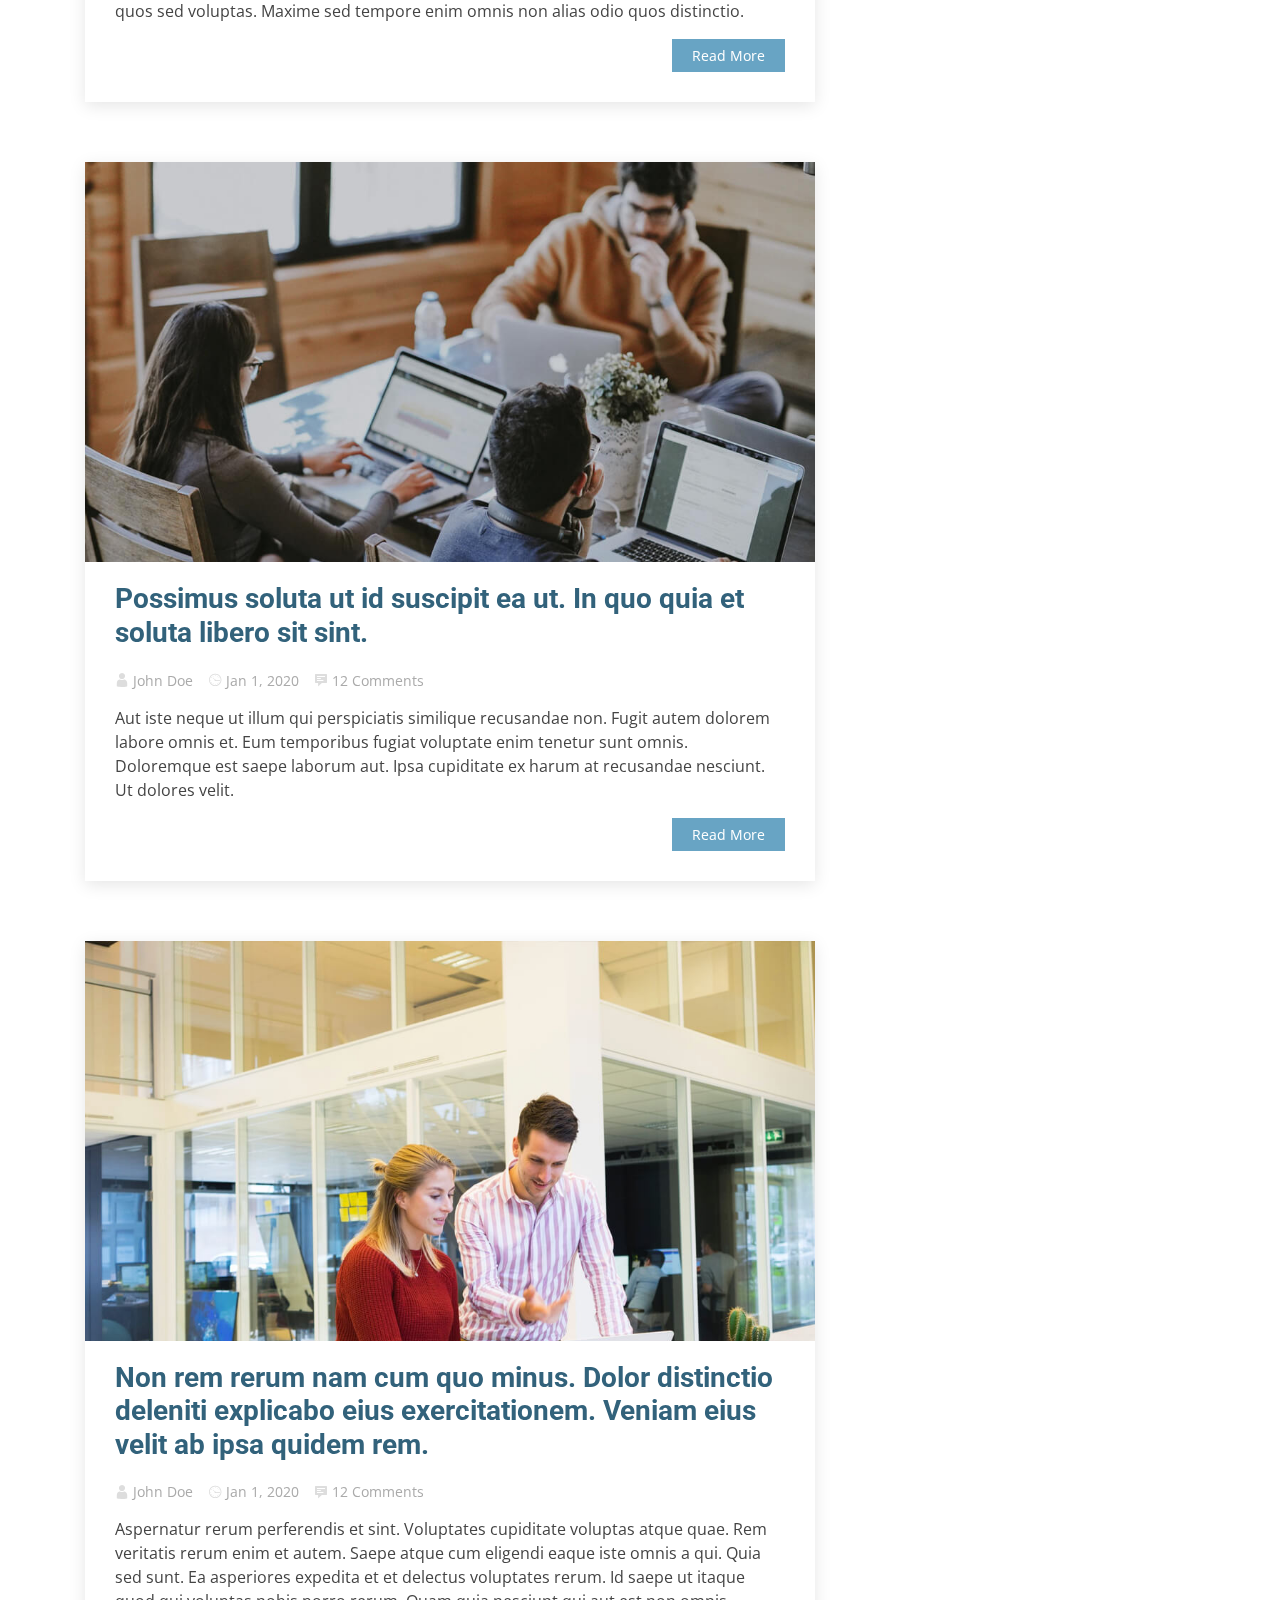
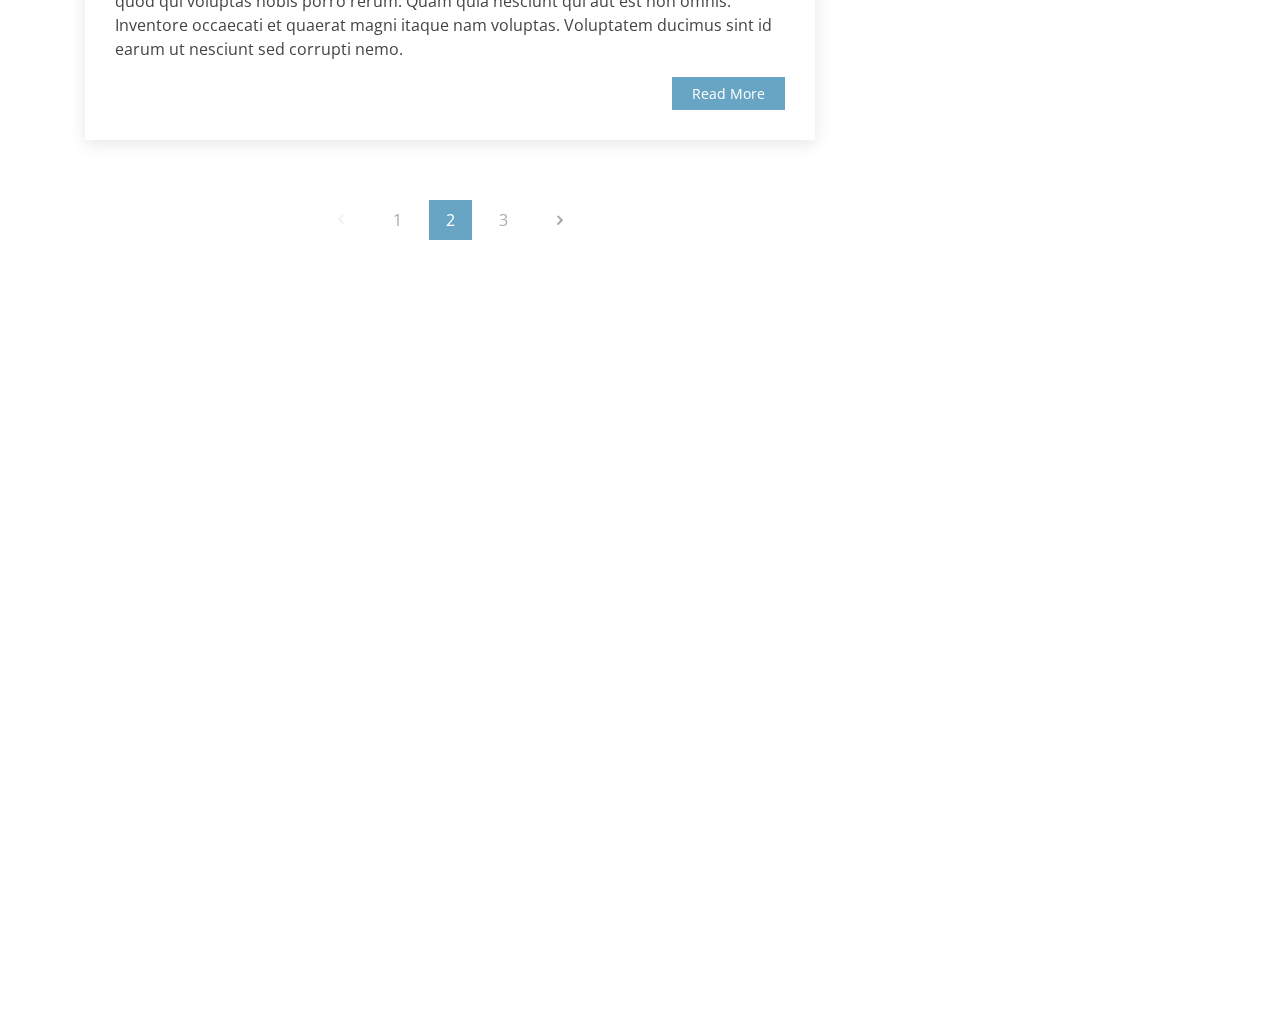
<file: Moderna/blog.html>
<!DOCTYPE html>
<html lang="en">

<head>
  <meta charset="utf-8">
  <meta content="width=device-width, initial-scale=1.0" name="viewport">

  <title>Blog - Moderna Bootstrap Template</title>
  <meta content="" name="description">
  <meta content="" name="keywords">

  <!-- Favicons -->
  <link href="assets/img/favicon.png" rel="icon">
  <link href="assets/img/apple-touch-icon.png" rel="apple-touch-icon">

  <!-- Google Fonts -->
  <link href="https://fonts.googleapis.com/css?family=Open+Sans:300,300i,400,400i,600,600i,700,700i|Roboto:300,300i,400,400i,500,500i,700,700i&display=swap" rel="stylesheet">

  <!-- Vendor CSS Files -->
  <link href="assets/vendor/bootstrap/css/bootstrap.min.css" rel="stylesheet">
  <link href="assets/vendor/animate.css/animate.min.css" rel="stylesheet">
  <link href="assets/vendor/icofont/icofont.min.css" rel="stylesheet">
  <link href="assets/vendor/boxicons/css/boxicons.min.css" rel="stylesheet">
  <link href="assets/vendor/venobox/venobox.css" rel="stylesheet">
  <link href="assets/vendor/owl.carousel/assets/owl.carousel.min.css" rel="stylesheet">
  <link href="assets/vendor/aos/aos.css" rel="stylesheet">

  <!-- Template Main CSS File -->
  <link href="assets/css/style.css" rel="stylesheet">

  <!-- =======================================================
  * Template Name: Moderna - v2.2.1
  * Template URL: https://bootstrapmade.com/free-bootstrap-template-corporate-moderna/
  * Author: BootstrapMade.com
  * License: https://bootstrapmade.com/license/
  ======================================================== -->
</head>

<body>

  <!-- ======= Header ======= -->
  <header id="header" class="fixed-top ">
    <div class="container">

      <div class="logo float-left">
        <h1 class="text-light"><a href="index.html"><span>Moderna</span></a></h1>
        <!-- Uncomment below if you prefer to use an image logo -->
        <!-- <a href="index.html"><img src="assets/img/logo.png" alt="" class="img-fluid"></a>-->
      </div>

      <nav class="nav-menu float-right d-none d-lg-block">
        <ul>
          <li><a href="index.html">Home</a></li>
          <li><a href="about.html">About Us</a></li>
          <li><a href="services.html">Services</a></li>
          <li><a href="portfolio.html">Portfolio</a></li>
          <li><a href="team.html">Team</a></li>
          <li class="active"><a href="blog.html">Blog</a></li>
          <li class="drop-down"><a href="">Drop Down</a>
            <ul>
              <li><a href="#">Drop Down 1</a></li>
              <li class="drop-down"><a href="#">Drop Down 2</a>
                <ul>
                  <li><a href="#">Deep Drop Down 1</a></li>
                  <li><a href="#">Deep Drop Down 2</a></li>
                  <li><a href="#">Deep Drop Down 3</a></li>
                  <li><a href="#">Deep Drop Down 4</a></li>
                  <li><a href="#">Deep Drop Down 5</a></li>
                </ul>
              </li>
              <li><a href="#">Drop Down 3</a></li>
              <li><a href="#">Drop Down 4</a></li>
              <li><a href="#">Drop Down 5</a></li>
            </ul>
          </li>
          <li><a href="contact.html">Contact Us</a></li>
        </ul>
      </nav><!-- .nav-menu -->

    </div>
  </header><!-- End Header -->

  <main id="main">

    <!-- ======= Blog Section ======= -->
    <section class="breadcrumbs">
      <div class="container">

        <div class="d-flex justify-content-between align-items-center">
          <h2>Blog</h2>

          <ol>
            <li><a href="index.html">Home</a></li>
            <li>Blog</li>
          </ol>
        </div>

      </div>
    </section><!-- End Blog Section -->

    <!-- ======= Blog Section ======= -->
    <section class="blog" data-aos="fade-up" data-aos-easing="ease-in-out" data-aos-duration="500">
      <div class="container">

        <div class="row">

          <div class="col-lg-8 entries">

            <article class="entry">

              <div class="entry-img">
                <img src="assets/img/blog-post-1.jpg" alt="" class="img-fluid">
              </div>

              <h2 class="entry-title">
                <a href="blog-single.html">Dolorum optio tempore voluptas dignissimos cumque fuga qui quibusdam quia
                  reiciendis</a>
              </h2>

              <div class="entry-meta">
                <ul>
                  <li class="d-flex align-items-center"><i class="icofont-user"></i> <a href="blog-single.html">John
                      Doe</a></li>
                  <li class="d-flex align-items-center"><i class="icofont-wall-clock"></i> <a href="blog-single.html"><time datetime="2020-01-01">Jan 1, 2020</time></a></li>
                  <li class="d-flex align-items-center"><i class="icofont-comment"></i> <a href="blog-single.html">12
                      Comments</a></li>
                </ul>
              </div>

              <div class="entry-content">
                <p>
                  Similique neque nam consequuntur ad non maxime aliquam quas. Quibusdam animi praesentium. Aliquam et
                  laboriosam eius aut nostrum quidem aliquid dicta.
                  Et eveniet enim. Qui velit est ea dolorem doloremque deleniti aperiam unde soluta. Est cum et quod quos
                  aut ut et sit sunt. Voluptate porro consequatur assumenda perferendis dolore.
                </p>
                <div class="read-more">
                  <a href="blog-single.html">Read More</a>
                </div>
              </div>

            </article><!-- End blog entry -->

            <article class="entry">

              <div class="entry-img">
                <img src="assets/img/blog-post-2.jpg" alt="" class="img-fluid">
              </div>

              <h2 class="entry-title">
                <a href="blog-single.html">Nisi magni odit consequatur autem nulla dolorem</a>
              </h2>

              <div class="entry-meta">
                <ul>
                  <li class="d-flex align-items-center"><i class="icofont-user"></i> <a href="blog-single.html">John
                      Doe</a></li>
                  <li class="d-flex align-items-center"><i class="icofont-wall-clock"></i> <a href="blog-single.html"><time datetime="2020-01-01">Jan 1, 2020</time></a></li>
                  <li class="d-flex align-items-center"><i class="icofont-comment"></i> <a href="blog-single.html">12
                      Comments</a></li>
                </ul>
              </div>

              <div class="entry-content">
                <p>
                  Incidunt voluptate sit temporibus aperiam. Quia vitae aut sint ullam quis illum voluptatum et. Quo
                  libero rerum voluptatem pariatur nam.
                  Ad impedit qui officiis est in non aliquid veniam laborum. Id ipsum qui aut. Sit aliquam et quia
                  molestias laboriosam. Tempora nam odit omnis eum corrupti qui aliquid excepturi molestiae. Facilis et
                  sint quos sed voluptas. Maxime sed tempore enim omnis non alias odio quos distinctio.
                </p>
                <div class="read-more">
                  <a href="blog-single.html">Read More</a>
                </div>
              </div>

            </article><!-- End blog entry -->

            <article class="entry">

              <div class="entry-img">
                <img src="assets/img/blog-post-3.jpg" alt="" class="img-fluid">
              </div>

              <h2 class="entry-title">
                <a href="blog-single.html">Possimus soluta ut id suscipit ea ut. In quo quia et soluta libero sit
                  sint.</a>
              </h2>

              <div class="entry-meta">
                <ul>
                  <li class="d-flex align-items-center"><i class="icofont-user"></i> <a href="blog-single.html">John
                      Doe</a></li>
                  <li class="d-flex align-items-center"><i class="icofont-wall-clock"></i> <a href="blog-single.html"><time datetime="2020-01-01">Jan 1, 2020</time></a></li>
                  <li class="d-flex align-items-center"><i class="icofont-comment"></i> <a href="blog-single.html">12
                      Comments</a></li>
                </ul>
              </div>

              <div class="entry-content">
                <p>
                  Aut iste neque ut illum qui perspiciatis similique recusandae non. Fugit autem dolorem labore omnis et.
                  Eum temporibus fugiat voluptate enim tenetur sunt omnis.
                  Doloremque est saepe laborum aut. Ipsa cupiditate ex harum at recusandae nesciunt. Ut dolores velit.
                </p>
                <div class="read-more">
                  <a href="blog-single.html">Read More</a>
                </div>
              </div>

            </article><!-- End blog entry -->

            <article class="entry">

              <div class="entry-img">
                <img src="assets/img/blog-post-4.jpg" alt="" class="img-fluid">
              </div>

              <h2 class="entry-title">
                <a href="blog-single.html">Non rem rerum nam cum quo minus. Dolor distinctio deleniti explicabo eius
                  exercitationem. Veniam eius velit ab ipsa quidem rem.</a>
              </h2>

              <div class="entry-meta">
                <ul>
                  <li class="d-flex align-items-center"><i class="icofont-user"></i> <a href="blog-single.html">John
                      Doe</a></li>
                  <li class="d-flex align-items-center"><i class="icofont-wall-clock"></i> <a href="blog-single.html"><time datetime="2020-01-01">Jan 1, 2020</time></a></li>
                  <li class="d-flex align-items-center"><i class="icofont-comment"></i> <a href="blog-single.html">12
                      Comments</a></li>
                </ul>
              </div>

              <div class="entry-content">
                <p>
                  Aspernatur rerum perferendis et sint. Voluptates cupiditate voluptas atque quae. Rem veritatis rerum
                  enim et autem. Saepe atque cum eligendi eaque iste omnis a qui.
                  Quia sed sunt. Ea asperiores expedita et et delectus voluptates rerum. Id saepe ut itaque quod qui
                  voluptas nobis porro rerum. Quam quia nesciunt qui aut est non omnis. Inventore occaecati et quaerat
                  magni itaque nam voluptas. Voluptatem ducimus sint id earum ut nesciunt sed corrupti nemo.
                </p>
                <div class="read-more">
                  <a href="blog-single.html">Read More</a>
                </div>
              </div>

            </article><!-- End blog entry -->

            <div class="blog-pagination">
              <ul class="justify-content-center">
                <li class="disabled"><i class="icofont-rounded-left"></i></li>
                <li><a href="#">1</a></li>
                <li class="active"><a href="#">2</a></li>
                <li><a href="#">3</a></li>
                <li><a href="#"><i class="icofont-rounded-right"></i></a></li>
              </ul>
            </div>

          </div><!-- End blog entries list -->

          <div class="col-lg-4">
            <div class="sidebar">

              <h3 class="sidebar-title">Search</h3>
              <div class="sidebar-item search-form">
                <form action="">
                  <input type="text">
                  <button type="submit"><i class="icofont-search"></i></button>
                </form>
              </div><!-- End sidebar search formn-->

              <h3 class="sidebar-title">Categories</h3>
              <div class="sidebar-item categories">
                <ul>
                  <li><a href="#">General <span>(25)</span></a></li>
                  <li><a href="#">Lifestyle <span>(12)</span></a></li>
                  <li><a href="#">Travel <span>(5)</span></a></li>
                  <li><a href="#">Design <span>(22)</span></a></li>
                  <li><a href="#">Creative <span>(8)</span></a></li>
                  <li><a href="#">Educaion <span>(14)</span></a></li>
                </ul>

              </div><!-- End sidebar categories-->

              <h3 class="sidebar-title">Recent Posts</h3>
              <div class="sidebar-item recent-posts">
                <div class="post-item clearfix">
                  <img src="assets/img/recent-posts-1.jpg" alt="">
                  <h4><a href="blog-single.html">Nihil blanditiis at in nihil autem</a></h4>
                  <time datetime="2020-01-01">Jan 1, 2020</time>
                </div>

                <div class="post-item clearfix">
                  <img src="assets/img/recent-posts-2.jpg" alt="">
                  <h4><a href="blog-single.html">Quidem autem et impedit</a></h4>
                  <time datetime="2020-01-01">Jan 1, 2020</time>
                </div>

                <div class="post-item clearfix">
                  <img src="assets/img/recent-posts-3.jpg" alt="">
                  <h4><a href="blog-single.html">Id quia et et ut maxime similique occaecati ut</a></h4>
                  <time datetime="2020-01-01">Jan 1, 2020</time>
                </div>

                <div class="post-item clearfix">
                  <img src="assets/img/recent-posts-4.jpg" alt="">
                  <h4><a href="blog-single.html">Laborum corporis quo dara net para</a></h4>
                  <time datetime="2020-01-01">Jan 1, 2020</time>
                </div>

                <div class="post-item clearfix">
                  <img src="assets/img/recent-posts-5.jpg" alt="">
                  <h4><a href="blog-single.html">Et dolores corrupti quae illo quod dolor</a></h4>
                  <time datetime="2020-01-01">Jan 1, 2020</time>
                </div>
              </div><!-- End sidebar recent posts-->

              <h3 class="sidebar-title">Tags</h3>
              <div class="sidebar-item tags">
                <ul>
                  <li><a href="#">App</a></li>
                  <li><a href="#">IT</a></li>
                  <li><a href="#">Business</a></li>
                  <li><a href="#">Business</a></li>
                  <li><a href="#">Mac</a></li>
                  <li><a href="#">Design</a></li>
                  <li><a href="#">Office</a></li>
                  <li><a href="#">Creative</a></li>
                  <li><a href="#">Studio</a></li>
                  <li><a href="#">Smart</a></li>
                  <li><a href="#">Tips</a></li>
                  <li><a href="#">Marketing</a></li>
                </ul>

              </div><!-- End sidebar tags-->

            </div><!-- End sidebar -->

          </div><!-- End blog sidebar -->

        </div><!-- End .row -->

      </div><!-- End .container -->

    </section><!-- End Blog Section -->

  </main><!-- End #main -->

  <!-- ======= Footer ======= -->
  <footer id="footer" data-aos="fade-up" data-aos-easing="ease-in-out" data-aos-duration="500">

    <div class="footer-newsletter">
      <div class="container">
        <div class="row">
          <div class="col-lg-6">
            <h4>Our Newsletter</h4>
            <p>Tamen quem nulla quae legam multos aute sint culpa legam noster magna</p>
          </div>
          <div class="col-lg-6">
            <form action="" method="post">
              <input type="email" name="email"><input type="submit" value="Subscribe">
            </form>
          </div>
        </div>
      </div>
    </div>

    <div class="footer-top">
      <div class="container">
        <div class="row">

          <div class="col-lg-3 col-md-6 footer-links">
            <h4>Useful Links</h4>
            <ul>
              <li><i class="bx bx-chevron-right"></i> <a href="#">Home</a></li>
              <li><i class="bx bx-chevron-right"></i> <a href="#">About us</a></li>
              <li><i class="bx bx-chevron-right"></i> <a href="#">Services</a></li>
              <li><i class="bx bx-chevron-right"></i> <a href="#">Terms of service</a></li>
              <li><i class="bx bx-chevron-right"></i> <a href="#">Privacy policy</a></li>
            </ul>
          </div>

          <div class="col-lg-3 col-md-6 footer-links">
            <h4>Our Services</h4>
            <ul>
              <li><i class="bx bx-chevron-right"></i> <a href="#">Web Design</a></li>
              <li><i class="bx bx-chevron-right"></i> <a href="#">Web Development</a></li>
              <li><i class="bx bx-chevron-right"></i> <a href="#">Product Management</a></li>
              <li><i class="bx bx-chevron-right"></i> <a href="#">Marketing</a></li>
              <li><i class="bx bx-chevron-right"></i> <a href="#">Graphic Design</a></li>
            </ul>
          </div>

          <div class="col-lg-3 col-md-6 footer-contact">
            <h4>Contact Us</h4>
            <p>
              A108 Adam Street <br>
              New York, NY 535022<br>
              United States <br><br>
              <strong>Phone:</strong> +1 5589 55488 55<br>
              <strong>Email:</strong> info@example.com<br>
            </p>

          </div>

          <div class="col-lg-3 col-md-6 footer-info">
            <h3>About Moderna</h3>
            <p>Cras fermentum odio eu feugiat lide par naso tierra. Justo eget nada terra videa magna derita valies darta donna mare fermentum iaculis eu non diam phasellus.</p>
            <div class="social-links mt-3">
              <a href="#" class="twitter"><i class="bx bxl-twitter"></i></a>
              <a href="#" class="facebook"><i class="bx bxl-facebook"></i></a>
              <a href="#" class="instagram"><i class="bx bxl-instagram"></i></a>
              <a href="#" class="linkedin"><i class="bx bxl-linkedin"></i></a>
            </div>
          </div>

        </div>
      </div>
    </div>

    <div class="container">
      <div class="copyright">
        &copy; Copyright <strong><span>Moderna</span></strong>. All Rights Reserved
      </div>
      <div class="credits">
        <!-- All the links in the footer should remain intact. -->
        <!-- You can delete the links only if you purchased the pro version. -->
        <!-- Licensing information: https://bootstrapmade.com/license/ -->
        <!-- Purchase the pro version with working PHP/AJAX contact form: https://bootstrapmade.com/free-bootstrap-template-corporate-moderna/ -->
        Designed by <a href="https://bootstrapmade.com/">BootstrapMade</a>
      </div>
    </div>
  </footer><!-- End Footer -->

  <a href="#" class="back-to-top"><i class="icofont-simple-up"></i></a>

  <!-- Vendor JS Files -->
  <script src="assets/vendor/jquery/jquery.min.js"></script>
  <script src="assets/vendor/bootstrap/js/bootstrap.bundle.min.js"></script>
  <script src="assets/vendor/jquery.easing/jquery.easing.min.js"></script>
  <script src="assets/vendor/php-email-form/validate.js"></script>
  <script src="assets/vendor/venobox/venobox.min.js"></script>
  <script src="assets/vendor/waypoints/jquery.waypoints.min.js"></script>
  <script src="assets/vendor/counterup/counterup.min.js"></script>
  <script src="assets/vendor/owl.carousel/owl.carousel.min.js"></script>
  <script src="assets/vendor/isotope-layout/isotope.pkgd.min.js"></script>
  <script src="assets/vendor/aos/aos.js"></script>

  <!-- Template Main JS File -->
  <script src="assets/js/main.js"></script>

</body>

</html>
</file>
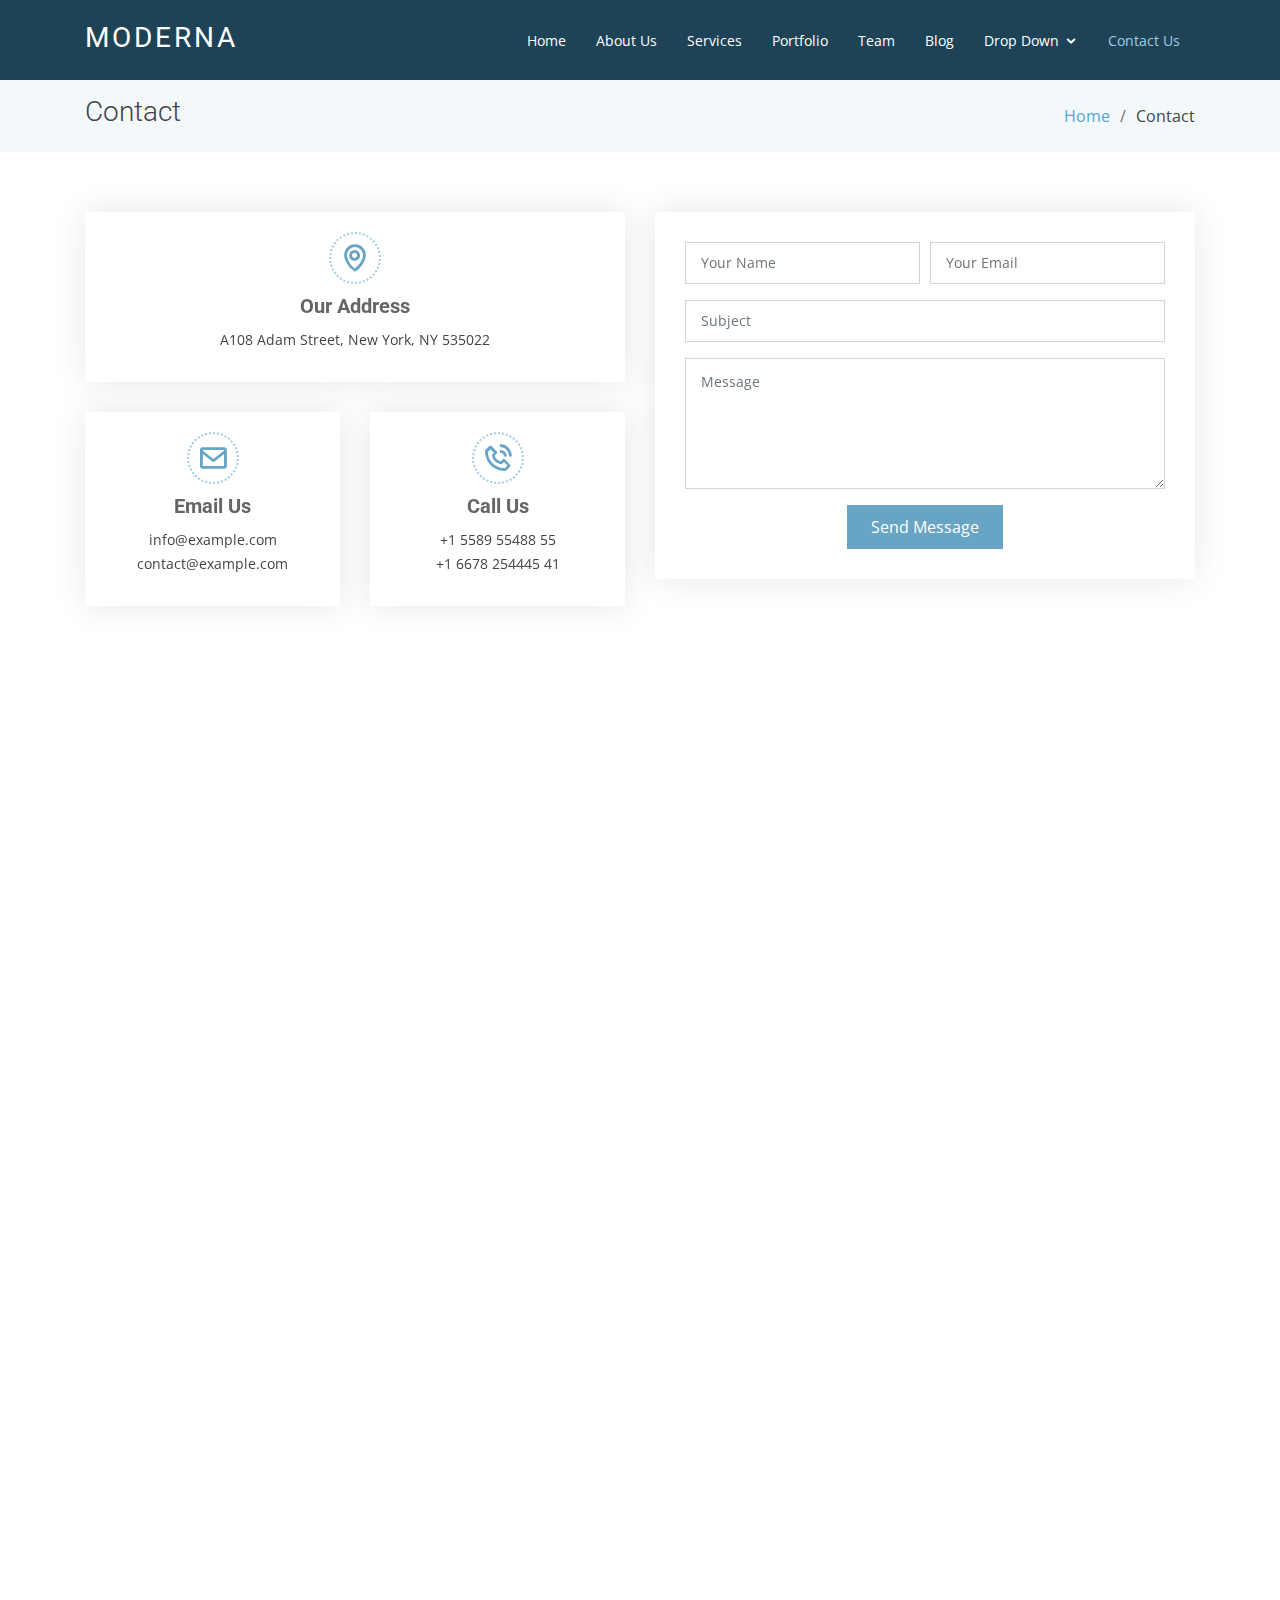
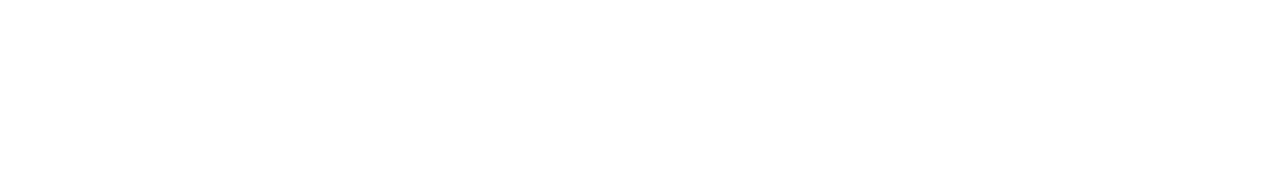
<file: Moderna/contact.html>
<!DOCTYPE html>
<html lang="en">

<head>
  <meta charset="utf-8">
  <meta content="width=device-width, initial-scale=1.0" name="viewport">

  <title>Contact - Moderna Bootstrap Template</title>
  <meta content="" name="description">
  <meta content="" name="keywords">

  <!-- Favicons -->
  <link href="assets/img/favicon.png" rel="icon">
  <link href="assets/img/apple-touch-icon.png" rel="apple-touch-icon">

  <!-- Google Fonts -->
  <link href="https://fonts.googleapis.com/css?family=Open+Sans:300,300i,400,400i,600,600i,700,700i|Roboto:300,300i,400,400i,500,500i,700,700i&display=swap" rel="stylesheet">

  <!-- Vendor CSS Files -->
  <link href="assets/vendor/bootstrap/css/bootstrap.min.css" rel="stylesheet">
  <link href="assets/vendor/animate.css/animate.min.css" rel="stylesheet">
  <link href="assets/vendor/icofont/icofont.min.css" rel="stylesheet">
  <link href="assets/vendor/boxicons/css/boxicons.min.css" rel="stylesheet">
  <link href="assets/vendor/venobox/venobox.css" rel="stylesheet">
  <link href="assets/vendor/owl.carousel/assets/owl.carousel.min.css" rel="stylesheet">
  <link href="assets/vendor/aos/aos.css" rel="stylesheet">

  <!-- Template Main CSS File -->
  <link href="assets/css/style.css" rel="stylesheet">

  <!-- =======================================================
  * Template Name: Moderna - v2.2.1
  * Template URL: https://bootstrapmade.com/free-bootstrap-template-corporate-moderna/
  * Author: BootstrapMade.com
  * License: https://bootstrapmade.com/license/
  ======================================================== -->
</head>

<body>

  <!-- ======= Header ======= -->
  <header id="header" class="fixed-top ">
    <div class="container">

      <div class="logo float-left">
        <h1 class="text-light"><a href="index.html"><span>Moderna</span></a></h1>
        <!-- Uncomment below if you prefer to use an image logo -->
        <!-- <a href="index.html"><img src="assets/img/logo.png" alt="" class="img-fluid"></a>-->
      </div>

      <nav class="nav-menu float-right d-none d-lg-block">
        <ul>
          <li><a href="index.html">Home</a></li>
          <li><a href="about.html">About Us</a></li>
          <li><a href="services.html">Services</a></li>
          <li><a href="portfolio.html">Portfolio</a></li>
          <li><a href="team.html">Team</a></li>
          <li><a href="blog.html">Blog</a></li>
          <li class="drop-down"><a href="">Drop Down</a>
            <ul>
              <li><a href="#">Drop Down 1</a></li>
              <li class="drop-down"><a href="#">Drop Down 2</a>
                <ul>
                  <li><a href="#">Deep Drop Down 1</a></li>
                  <li><a href="#">Deep Drop Down 2</a></li>
                  <li><a href="#">Deep Drop Down 3</a></li>
                  <li><a href="#">Deep Drop Down 4</a></li>
                  <li><a href="#">Deep Drop Down 5</a></li>
                </ul>
              </li>
              <li><a href="#">Drop Down 3</a></li>
              <li><a href="#">Drop Down 4</a></li>
              <li><a href="#">Drop Down 5</a></li>
            </ul>
          </li>
          <li class="active"><a href="contact.html">Contact Us</a></li>
        </ul>
      </nav><!-- .nav-menu -->

    </div>
  </header><!-- End Header -->

  <main id="main">

    <!-- ======= Contact Section ======= -->
    <section class="breadcrumbs">
      <div class="container">

        <div class="d-flex justify-content-between align-items-center">
          <h2>Contact</h2>
          <ol>
            <li><a href="index.html">Home</a></li>
            <li>Contact</li>
          </ol>
        </div>

      </div>
    </section><!-- End Contact Section -->

    <!-- ======= Contact Section ======= -->
    <section class="contact" data-aos="fade-up" data-aos-easing="ease-in-out" data-aos-duration="500">
      <div class="container">

        <div class="row">

          <div class="col-lg-6">

            <div class="row">
              <div class="col-md-12">
                <div class="info-box">
                  <i class="bx bx-map"></i>
                  <h3>Our Address</h3>
                  <p>A108 Adam Street, New York, NY 535022</p>
                </div>
              </div>
              <div class="col-md-6">
                <div class="info-box">
                  <i class="bx bx-envelope"></i>
                  <h3>Email Us</h3>
                  <p>info@example.com<br>contact@example.com</p>
                </div>
              </div>
              <div class="col-md-6">
                <div class="info-box">
                  <i class="bx bx-phone-call"></i>
                  <h3>Call Us</h3>
                  <p>+1 5589 55488 55<br>+1 6678 254445 41</p>
                </div>
              </div>
            </div>

          </div>

          <div class="col-lg-6">
            <form action="forms/contact.php" method="post" role="form" class="php-email-form">
              <div class="form-row">
                <div class="col-md-6 form-group">
                  <input type="text" name="name" class="form-control" id="name" placeholder="Your Name" data-rule="minlen:4" data-msg="Please enter at least 4 chars" />
                  <div class="validate"></div>
                </div>
                <div class="col-md-6 form-group">
                  <input type="email" class="form-control" name="email" id="email" placeholder="Your Email" data-rule="email" data-msg="Please enter a valid email" />
                  <div class="validate"></div>
                </div>
              </div>
              <div class="form-group">
                <input type="text" class="form-control" name="subject" id="subject" placeholder="Subject" data-rule="minlen:4" data-msg="Please enter at least 8 chars of subject" />
                <div class="validate"></div>
              </div>
              <div class="form-group">
                <textarea class="form-control" name="message" rows="5" data-rule="required" data-msg="Please write something for us" placeholder="Message"></textarea>
                <div class="validate"></div>
              </div>
              <div class="mb-3">
                <div class="loading">Loading</div>
                <div class="error-message"></div>
                <div class="sent-message">Your message has been sent. Thank you!</div>
              </div>
              <div class="text-center"><button type="submit">Send Message</button></div>
            </form>
          </div>

        </div>

      </div>
    </section><!-- End Contact Section -->

    <!-- ======= Map Section ======= -->
    <section class="map mt-2">
      <div class="container-fluid p-0">
        <iframe src="https://www.google.com/maps/embed?pb=!1m18!1m12!1m3!1d3024.2219901290355!2d-74.00369368400567!3d40.71312937933185!2m3!1f0!2f0!3f0!3m2!1i1024!2i768!4f13.1!3m3!1m2!1s0x89c25a23e28c1191%3A0x49f75d3281df052a!2s150%20Park%20Row%2C%20New%20York%2C%20NY%2010007%2C%20USA!5e0!3m2!1sen!2sbg!4v1579767901424!5m2!1sen!2sbg" frameborder="0" style="border:0;" allowfullscreen=""></iframe>
      </div>
    </section><!-- End Map Section -->

  </main><!-- End #main -->

  <!-- ======= Footer ======= -->
  <footer id="footer" data-aos="fade-up" data-aos-easing="ease-in-out" data-aos-duration="500">

    <div class="footer-newsletter">
      <div class="container">
        <div class="row">
          <div class="col-lg-6">
            <h4>Our Newsletter</h4>
            <p>Tamen quem nulla quae legam multos aute sint culpa legam noster magna</p>
          </div>
          <div class="col-lg-6">
            <form action="" method="post">
              <input type="email" name="email"><input type="submit" value="Subscribe">
            </form>
          </div>
        </div>
      </div>
    </div>

    <div class="footer-top">
      <div class="container">
        <div class="row">

          <div class="col-lg-3 col-md-6 footer-links">
            <h4>Useful Links</h4>
            <ul>
              <li><i class="bx bx-chevron-right"></i> <a href="#">Home</a></li>
              <li><i class="bx bx-chevron-right"></i> <a href="#">About us</a></li>
              <li><i class="bx bx-chevron-right"></i> <a href="#">Services</a></li>
              <li><i class="bx bx-chevron-right"></i> <a href="#">Terms of service</a></li>
              <li><i class="bx bx-chevron-right"></i> <a href="#">Privacy policy</a></li>
            </ul>
          </div>

          <div class="col-lg-3 col-md-6 footer-links">
            <h4>Our Services</h4>
            <ul>
              <li><i class="bx bx-chevron-right"></i> <a href="#">Web Design</a></li>
              <li><i class="bx bx-chevron-right"></i> <a href="#">Web Development</a></li>
              <li><i class="bx bx-chevron-right"></i> <a href="#">Product Management</a></li>
              <li><i class="bx bx-chevron-right"></i> <a href="#">Marketing</a></li>
              <li><i class="bx bx-chevron-right"></i> <a href="#">Graphic Design</a></li>
            </ul>
          </div>

          <div class="col-lg-3 col-md-6 footer-contact">
            <h4>Contact Us</h4>
            <p>
              A108 Adam Street <br>
              New York, NY 535022<br>
              United States <br><br>
              <strong>Phone:</strong> +1 5589 55488 55<br>
              <strong>Email:</strong> info@example.com<br>
            </p>

          </div>

          <div class="col-lg-3 col-md-6 footer-info">
            <h3>About Moderna</h3>
            <p>Cras fermentum odio eu feugiat lide par naso tierra. Justo eget nada terra videa magna derita valies darta donna mare fermentum iaculis eu non diam phasellus.</p>
            <div class="social-links mt-3">
              <a href="#" class="twitter"><i class="bx bxl-twitter"></i></a>
              <a href="#" class="facebook"><i class="bx bxl-facebook"></i></a>
              <a href="#" class="instagram"><i class="bx bxl-instagram"></i></a>
              <a href="#" class="linkedin"><i class="bx bxl-linkedin"></i></a>
            </div>
          </div>

        </div>
      </div>
    </div>

    <div class="container">
      <div class="copyright">
        &copy; Copyright <strong><span>Moderna</span></strong>. All Rights Reserved
      </div>
      <div class="credits">
        <!-- All the links in the footer should remain intact. -->
        <!-- You can delete the links only if you purchased the pro version. -->
        <!-- Licensing information: https://bootstrapmade.com/license/ -->
        <!-- Purchase the pro version with working PHP/AJAX contact form: https://bootstrapmade.com/free-bootstrap-template-corporate-moderna/ -->
        Designed by <a href="https://bootstrapmade.com/">BootstrapMade</a>
      </div>
    </div>
  </footer><!-- End Footer -->

  <a href="#" class="back-to-top"><i class="icofont-simple-up"></i></a>

  <!-- Vendor JS Files -->
  <script src="assets/vendor/jquery/jquery.min.js"></script>
  <script src="assets/vendor/bootstrap/js/bootstrap.bundle.min.js"></script>
  <script src="assets/vendor/jquery.easing/jquery.easing.min.js"></script>
  <script src="assets/vendor/php-email-form/validate.js"></script>
  <script src="assets/vendor/venobox/venobox.min.js"></script>
  <script src="assets/vendor/waypoints/jquery.waypoints.min.js"></script>
  <script src="assets/vendor/counterup/counterup.min.js"></script>
  <script src="assets/vendor/owl.carousel/owl.carousel.min.js"></script>
  <script src="assets/vendor/isotope-layout/isotope.pkgd.min.js"></script>
  <script src="assets/vendor/aos/aos.js"></script>

  <!-- Template Main JS File -->
  <script src="assets/js/main.js"></script>

</body>

</html>
</file>
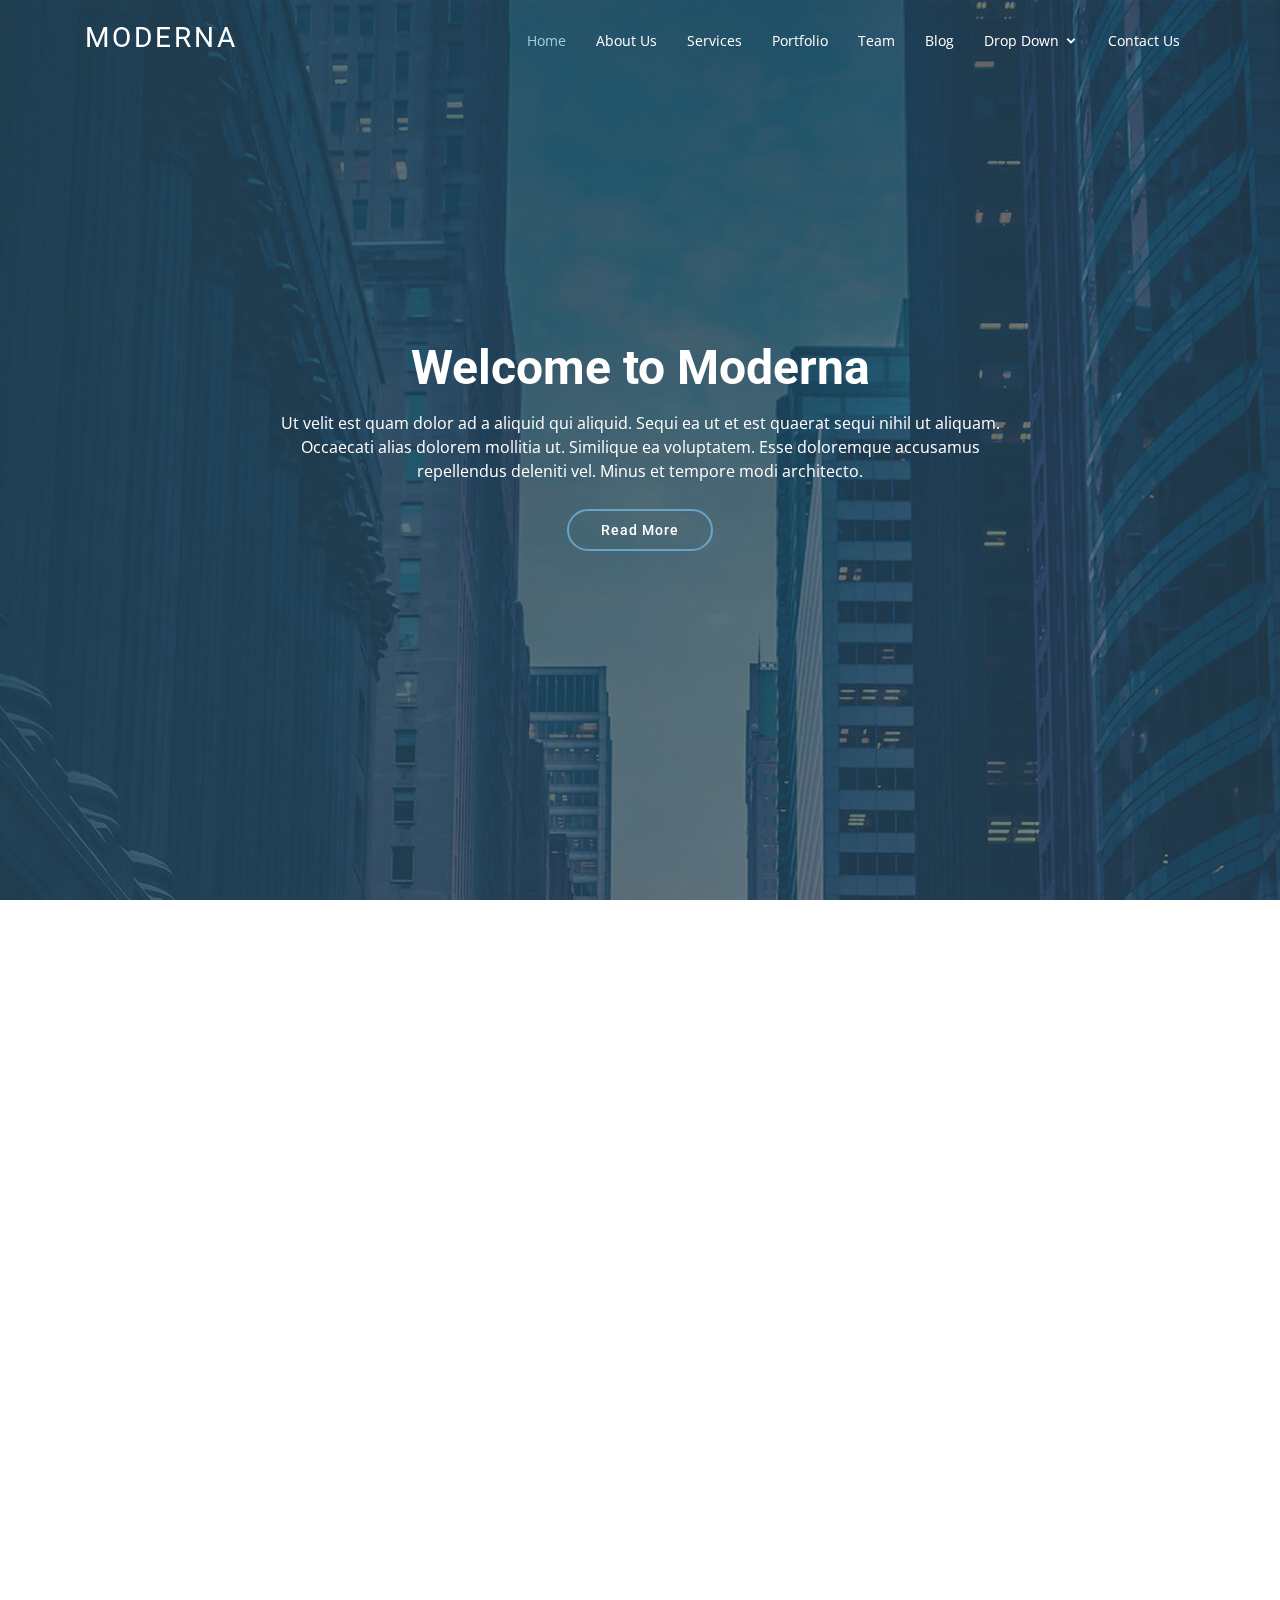
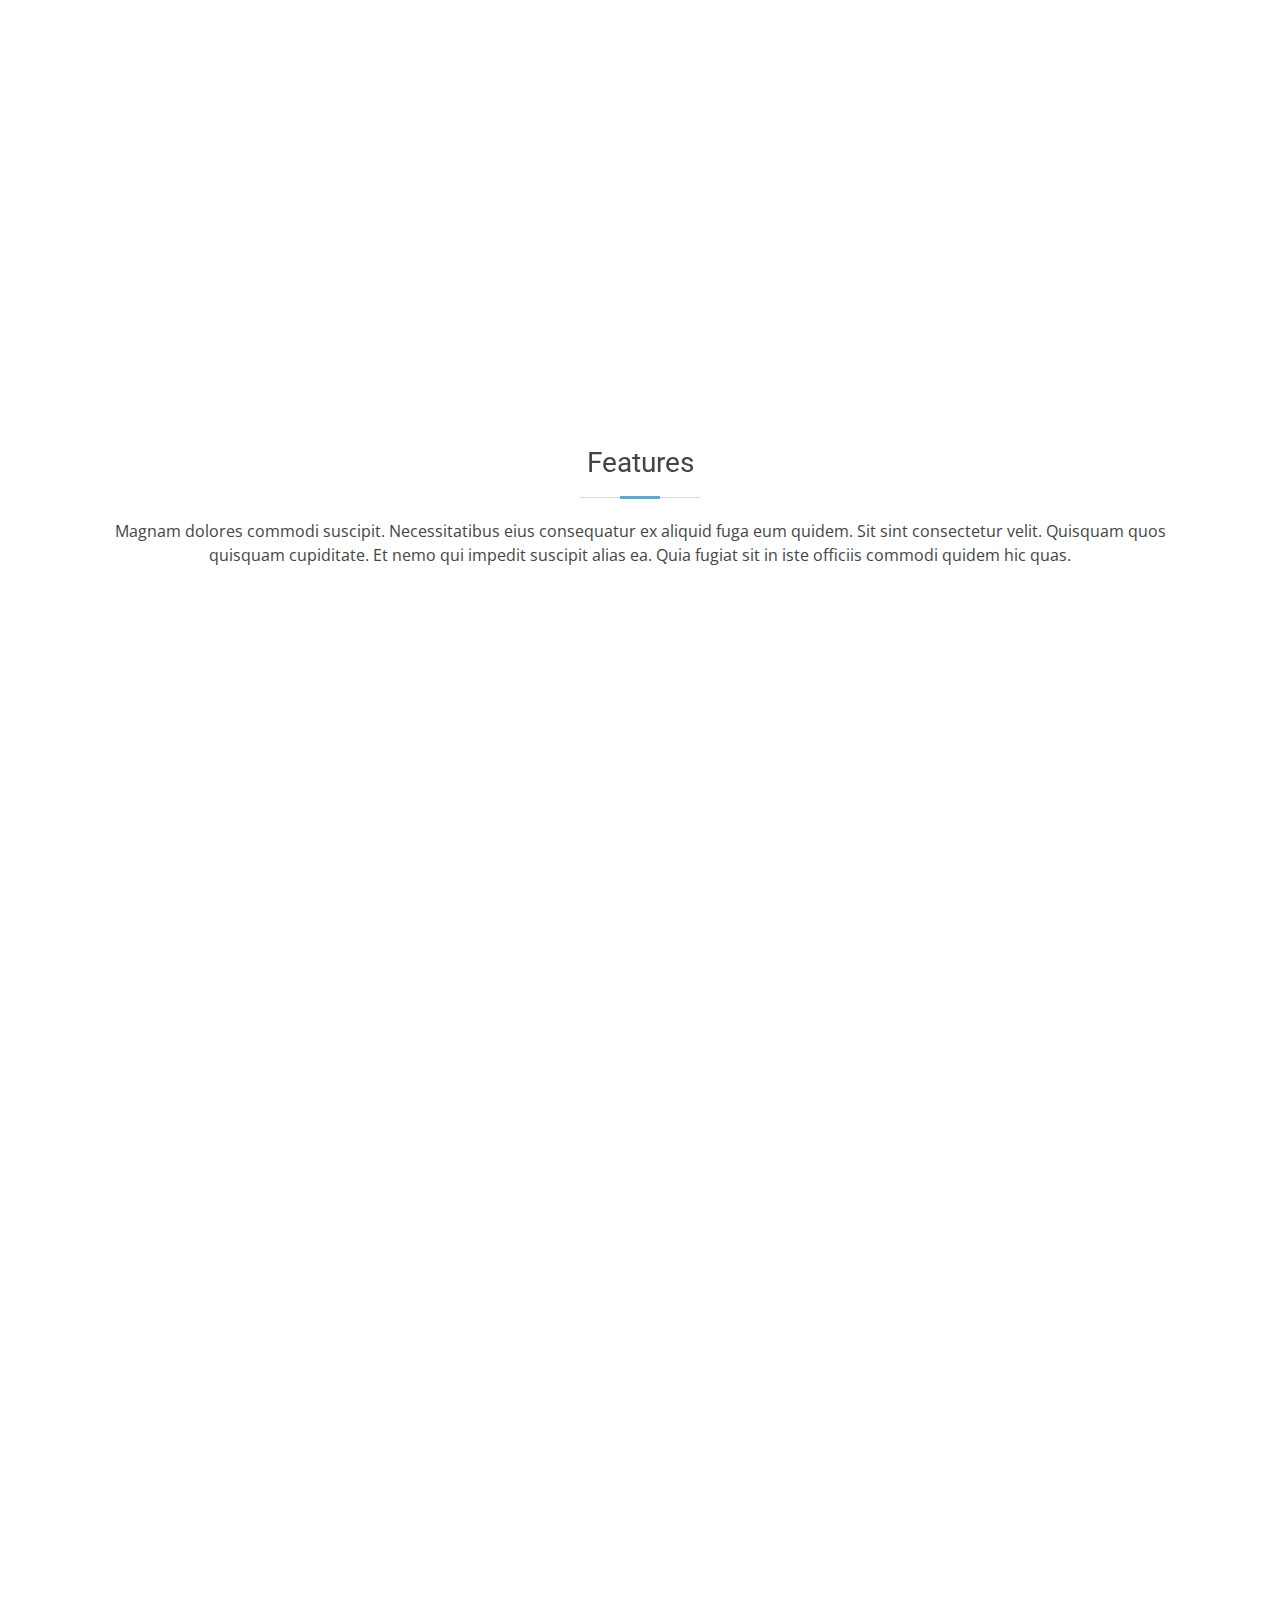
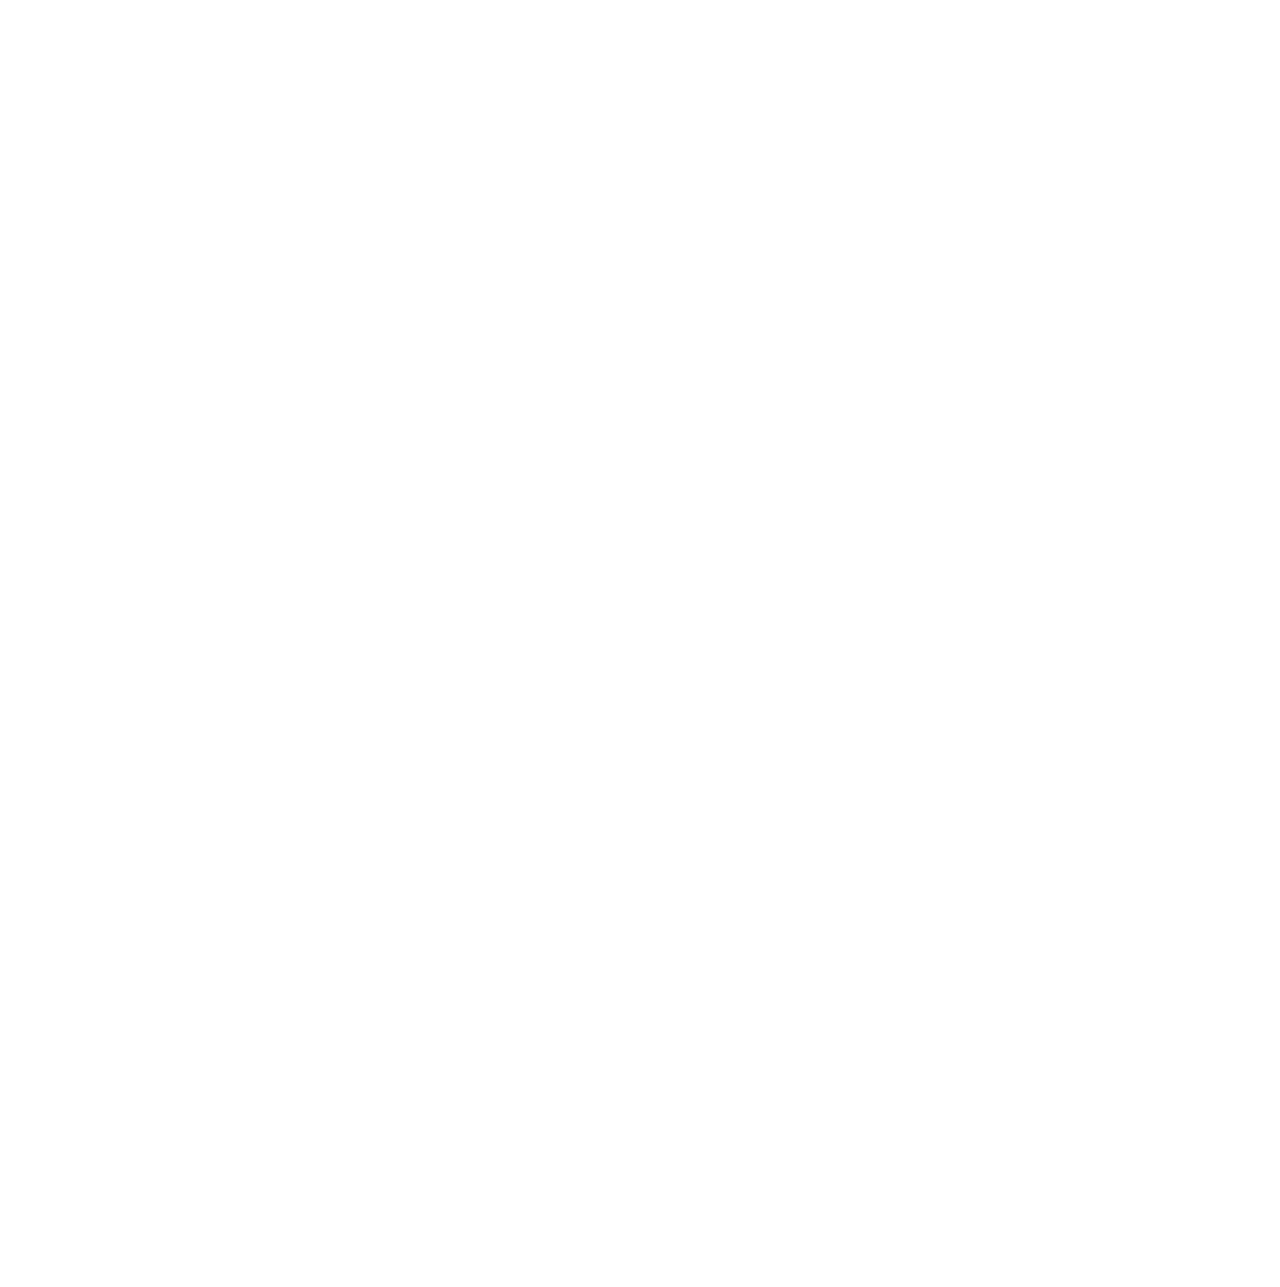
<file: Moderna/index-2.html>
<!DOCTYPE html>
<html lang="en">

<head>
  <meta charset="utf-8">
  <meta content="width=device-width, initial-scale=1.0" name="viewport">

  <title>Moderna Bootstrap Template - Index 2 without slider</title>
  <meta content="" name="description">
  <meta content="" name="keywords">

  <!-- Favicons -->
  <link href="assets/img/favicon.png" rel="icon">
  <link href="assets/img/apple-touch-icon.png" rel="apple-touch-icon">

  <!-- Google Fonts -->
  <link href="https://fonts.googleapis.com/css?family=Open+Sans:300,300i,400,400i,600,600i,700,700i|Roboto:300,300i,400,400i,500,500i,700,700i&display=swap" rel="stylesheet">

  <!-- Vendor CSS Files -->
  <link href="assets/vendor/bootstrap/css/bootstrap.min.css" rel="stylesheet">
  <link href="assets/vendor/animate.css/animate.min.css" rel="stylesheet">
  <link href="assets/vendor/icofont/icofont.min.css" rel="stylesheet">
  <link href="assets/vendor/boxicons/css/boxicons.min.css" rel="stylesheet">
  <link href="assets/vendor/venobox/venobox.css" rel="stylesheet">
  <link href="assets/vendor/owl.carousel/assets/owl.carousel.min.css" rel="stylesheet">
  <link href="assets/vendor/aos/aos.css" rel="stylesheet">

  <!-- Template Main CSS File -->
  <link href="assets/css/style.css" rel="stylesheet">

  <!-- =======================================================
  * Template Name: Moderna - v2.2.1
  * Template URL: https://bootstrapmade.com/free-bootstrap-template-corporate-moderna/
  * Author: BootstrapMade.com
  * License: https://bootstrapmade.com/license/
  ======================================================== -->
</head>

<body>

  <!-- ======= Header ======= -->
  <header id="header" class="fixed-top header-transparent">
    <div class="container">

      <div class="logo float-left">
        <h1 class="text-light"><a href="index.html"><span>Moderna</span></a></h1>
        <!-- Uncomment below if you prefer to use an image logo -->
        <!-- <a href="index.html"><img src="assets/img/logo.png" alt="" class="img-fluid"></a>-->
      </div>

      <nav class="nav-menu float-right d-none d-lg-block">
        <ul>
          <li class="active"><a href="index.html">Home</a></li>
          <li><a href="about.html">About Us</a></li>
          <li><a href="services.html">Services</a></li>
          <li><a href="portfolio.html">Portfolio</a></li>
          <li><a href="team.html">Team</a></li>
          <li><a href="blog.html">Blog</a></li>
          <li class="drop-down"><a href="">Drop Down</a>
            <ul>
              <li><a href="#">Drop Down 1</a></li>
              <li class="drop-down"><a href="#">Drop Down 2</a>
                <ul>
                  <li><a href="#">Deep Drop Down 1</a></li>
                  <li><a href="#">Deep Drop Down 2</a></li>
                  <li><a href="#">Deep Drop Down 3</a></li>
                  <li><a href="#">Deep Drop Down 4</a></li>
                  <li><a href="#">Deep Drop Down 5</a></li>
                </ul>
              </li>
              <li><a href="#">Drop Down 3</a></li>
              <li><a href="#">Drop Down 4</a></li>
              <li><a href="#">Drop Down 5</a></li>
            </ul>
          </li>
          <li><a href="contact.html">Contact Us</a></li>
        </ul>
      </nav><!-- .nav-menu -->

    </div>
  </header><!-- End Header -->

  <!-- ======= Hero No Slider Section ======= -->
  <section id="hero-no-slider" class="d-flex justify-cntent-center align-items-center">
    <div class="container position-relative" data-aos="fade-up" data-aos-delay="100">
      <div class="row justify-content-center">
        <div class="col-xl-8">
          <h2>Welcome to Moderna</h2>
          <p>Ut velit est quam dolor ad a aliquid qui aliquid. Sequi ea ut et est quaerat sequi nihil ut aliquam. Occaecati alias dolorem mollitia ut. Similique ea voluptatem. Esse doloremque accusamus repellendus deleniti vel. Minus et tempore modi architecto.</p>
          <a href="" class="btn-get-started ">Read More</a>
        </div>
      </div>
    </div>
  </section><!-- End Hero No Slider Sectio -->

  <main id="main">

    <!-- ======= Services Section ======= -->
    <section class="services">
      <div class="container">

        <div class="row">
          <div class="col-md-6 col-lg-3 d-flex align-items-stretch" data-aos="fade-up">
            <div class="icon-box icon-box-pink">
              <div class="icon"><i class="bx bxl-dribbble"></i></div>
              <h4 class="title"><a href="">Lorem Ipsum</a></h4>
              <p class="description">Voluptatum deleniti atque corrupti quos dolores et quas molestias excepturi sint occaecati cupiditate non provident</p>
            </div>
          </div>

          <div class="col-md-6 col-lg-3 d-flex align-items-stretch" data-aos="fade-up" data-aos-delay="100">
            <div class="icon-box icon-box-cyan">
              <div class="icon"><i class="bx bx-file"></i></div>
              <h4 class="title"><a href="">Sed ut perspiciatis</a></h4>
              <p class="description">Duis aute irure dolor in reprehenderit in voluptate velit esse cillum dolore eu fugiat nulla pariatur</p>
            </div>
          </div>

          <div class="col-md-6 col-lg-3 d-flex align-items-stretch" data-aos="fade-up" data-aos-delay="200">
            <div class="icon-box icon-box-green">
              <div class="icon"><i class="bx bx-tachometer"></i></div>
              <h4 class="title"><a href="">Magni Dolores</a></h4>
              <p class="description">Excepteur sint occaecat cupidatat non proident, sunt in culpa qui officia deserunt mollit anim id est laborum</p>
            </div>
          </div>

          <div class="col-md-6 col-lg-3 d-flex align-items-stretch" data-aos="fade-up" data-aos-delay="200">
            <div class="icon-box icon-box-blue">
              <div class="icon"><i class="bx bx-world"></i></div>
              <h4 class="title"><a href="">Nemo Enim</a></h4>
              <p class="description">At vero eos et accusamus et iusto odio dignissimos ducimus qui blanditiis praesentium voluptatum deleniti atque</p>
            </div>
          </div>

        </div>

      </div>
    </section><!-- End Services Section -->

    <!-- ======= Why Us Section ======= -->
    <section class="why-us section-bg" data-aos="fade-up" date-aos-delay="200">
      <div class="container">

        <div class="row">
          <div class="col-lg-6 video-box">
            <img src="assets/img/why-us.jpg" class="img-fluid" alt="">
            <a href="https://www.youtube.com/watch?v=jDDaplaOz7Q" class="venobox play-btn mb-4" data-vbtype="video" data-autoplay="true"></a>
          </div>

          <div class="col-lg-6 d-flex flex-column justify-content-center p-5">

            <div class="icon-box">
              <div class="icon"><i class="bx bx-fingerprint"></i></div>
              <h4 class="title"><a href="">Lorem Ipsum</a></h4>
              <p class="description">Voluptatum deleniti atque corrupti quos dolores et quas molestias excepturi sint occaecati cupiditate non provident</p>
            </div>

            <div class="icon-box">
              <div class="icon"><i class="bx bx-gift"></i></div>
              <h4 class="title"><a href="">Nemo Enim</a></h4>
              <p class="description">At vero eos et accusamus et iusto odio dignissimos ducimus qui blanditiis praesentium voluptatum deleniti atque</p>
            </div>

          </div>
        </div>

      </div>
    </section><!-- End Why Us Section -->

    <!-- ======= Features Section ======= -->
    <section class="features">
      <div class="container">

        <div class="section-title">
          <h2>Features</h2>
          <p>Magnam dolores commodi suscipit. Necessitatibus eius consequatur ex aliquid fuga eum quidem. Sit sint consectetur velit. Quisquam quos quisquam cupiditate. Et nemo qui impedit suscipit alias ea. Quia fugiat sit in iste officiis commodi quidem hic quas.</p>
        </div>

        <div class="row" data-aos="fade-up">
          <div class="col-md-5">
            <img src="assets/img/features-1.svg" class="img-fluid" alt="">
          </div>
          <div class="col-md-7 pt-4">
            <h3>Voluptatem dignissimos provident quasi corporis voluptates sit assumenda.</h3>
            <p class="font-italic">
              Lorem ipsum dolor sit amet, consectetur adipiscing elit, sed do eiusmod tempor incididunt ut labore et dolore
              magna aliqua.
            </p>
            <ul>
              <li><i class="icofont-check"></i> Ullamco laboris nisi ut aliquip ex ea commodo consequat.</li>
              <li><i class="icofont-check"></i> Duis aute irure dolor in reprehenderit in voluptate velit.</li>
            </ul>
          </div>
        </div>

        <div class="row" data-aos="fade-up">
          <div class="col-md-5 order-1 order-md-2">
            <img src="assets/img/features-2.svg" class="img-fluid" alt="">
          </div>
          <div class="col-md-7 pt-5 order-2 order-md-1">
            <h3>Corporis temporibus maiores provident</h3>
            <p class="font-italic">
              Lorem ipsum dolor sit amet, consectetur adipiscing elit, sed do eiusmod tempor incididunt ut labore et dolore
              magna aliqua.
            </p>
            <p>
              Ullamco laboris nisi ut aliquip ex ea commodo consequat. Duis aute irure dolor in reprehenderit in voluptate
              velit esse cillum dolore eu fugiat nulla pariatur. Excepteur sint occaecat cupidatat non proident, sunt in
              culpa qui officia deserunt mollit anim id est laborum
            </p>
          </div>
        </div>

        <div class="row" data-aos="fade-up">
          <div class="col-md-5">
            <img src="assets/img/features-3.svg" class="img-fluid" alt="">
          </div>
          <div class="col-md-7 pt-5">
            <h3>Sunt consequatur ad ut est nulla consectetur reiciendis animi voluptas</h3>
            <p>Cupiditate placeat cupiditate placeat est ipsam culpa. Delectus quia minima quod. Sunt saepe odit aut quia voluptatem hic voluptas dolor doloremque.</p>
            <ul>
              <li><i class="icofont-check"></i> Ullamco laboris nisi ut aliquip ex ea commodo consequat.</li>
              <li><i class="icofont-check"></i> Duis aute irure dolor in reprehenderit in voluptate velit.</li>
              <li><i class="icofont-check"></i> Facilis ut et voluptatem aperiam. Autem soluta ad fugiat.</li>
            </ul>
          </div>
        </div>

        <div class="row" data-aos="fade-up">
          <div class="col-md-5 order-1 order-md-2">
            <img src="assets/img/features-4.svg" class="img-fluid" alt="">
          </div>
          <div class="col-md-7 pt-5 order-2 order-md-1">
            <h3>Quas et necessitatibus eaque impedit ipsum animi consequatur incidunt in</h3>
            <p class="font-italic">
              Lorem ipsum dolor sit amet, consectetur adipiscing elit, sed do eiusmod tempor incididunt ut labore et dolore
              magna aliqua.
            </p>
            <p>
              Ullamco laboris nisi ut aliquip ex ea commodo consequat. Duis aute irure dolor in reprehenderit in voluptate
              velit esse cillum dolore eu fugiat nulla pariatur. Excepteur sint occaecat cupidatat non proident, sunt in
              culpa qui officia deserunt mollit anim id est laborum
            </p>
          </div>
        </div>

      </div>
    </section><!-- End Features Section -->

  </main><!-- End #main -->

  <!-- ======= Footer ======= -->
  <footer id="footer" data-aos="fade-up" data-aos-easing="ease-in-out" data-aos-duration="500">

    <div class="footer-newsletter">
      <div class="container">
        <div class="row">
          <div class="col-lg-6">
            <h4>Our Newsletter</h4>
            <p>Tamen quem nulla quae legam multos aute sint culpa legam noster magna</p>
          </div>
          <div class="col-lg-6">
            <form action="" method="post">
              <input type="email" name="email"><input type="submit" value="Subscribe">
            </form>
          </div>
        </div>
      </div>
    </div>

    <div class="footer-top">
      <div class="container">
        <div class="row">

          <div class="col-lg-3 col-md-6 footer-links">
            <h4>Useful Links</h4>
            <ul>
              <li><i class="bx bx-chevron-right"></i> <a href="#">Home</a></li>
              <li><i class="bx bx-chevron-right"></i> <a href="#">About us</a></li>
              <li><i class="bx bx-chevron-right"></i> <a href="#">Services</a></li>
              <li><i class="bx bx-chevron-right"></i> <a href="#">Terms of service</a></li>
              <li><i class="bx bx-chevron-right"></i> <a href="#">Privacy policy</a></li>
            </ul>
          </div>

          <div class="col-lg-3 col-md-6 footer-links">
            <h4>Our Services</h4>
            <ul>
              <li><i class="bx bx-chevron-right"></i> <a href="#">Web Design</a></li>
              <li><i class="bx bx-chevron-right"></i> <a href="#">Web Development</a></li>
              <li><i class="bx bx-chevron-right"></i> <a href="#">Product Management</a></li>
              <li><i class="bx bx-chevron-right"></i> <a href="#">Marketing</a></li>
              <li><i class="bx bx-chevron-right"></i> <a href="#">Graphic Design</a></li>
            </ul>
          </div>

          <div class="col-lg-3 col-md-6 footer-contact">
            <h4>Contact Us</h4>
            <p>
              A108 Adam Street <br>
              New York, NY 535022<br>
              United States <br><br>
              <strong>Phone:</strong> +1 5589 55488 55<br>
              <strong>Email:</strong> info@example.com<br>
            </p>

          </div>

          <div class="col-lg-3 col-md-6 footer-info">
            <h3>About Moderna</h3>
            <p>Cras fermentum odio eu feugiat lide par naso tierra. Justo eget nada terra videa magna derita valies darta donna mare fermentum iaculis eu non diam phasellus.</p>
            <div class="social-links mt-3">
              <a href="#" class="twitter"><i class="bx bxl-twitter"></i></a>
              <a href="#" class="facebook"><i class="bx bxl-facebook"></i></a>
              <a href="#" class="instagram"><i class="bx bxl-instagram"></i></a>
              <a href="#" class="linkedin"><i class="bx bxl-linkedin"></i></a>
            </div>
          </div>

        </div>
      </div>
    </div>

    <div class="container">
      <div class="copyright">
        &copy; Copyright <strong><span>Moderna</span></strong>. All Rights Reserved
      </div>
      <div class="credits">
        <!-- All the links in the footer should remain intact. -->
        <!-- You can delete the links only if you purchased the pro version. -->
        <!-- Licensing information: https://bootstrapmade.com/license/ -->
        <!-- Purchase the pro version with working PHP/AJAX contact form: https://bootstrapmade.com/free-bootstrap-template-corporate-moderna/ -->
        Designed by <a href="https://bootstrapmade.com/">BootstrapMade</a>
      </div>
    </div>
  </footer><!-- End Footer -->

  <a href="#" class="back-to-top"><i class="icofont-simple-up"></i></a>

  <!-- Vendor JS Files -->
  <script src="assets/vendor/jquery/jquery.min.js"></script>
  <script src="assets/vendor/bootstrap/js/bootstrap.bundle.min.js"></script>
  <script src="assets/vendor/jquery.easing/jquery.easing.min.js"></script>
  <script src="assets/vendor/php-email-form/validate.js"></script>
  <script src="assets/vendor/venobox/venobox.min.js"></script>
  <script src="assets/vendor/waypoints/jquery.waypoints.min.js"></script>
  <script src="assets/vendor/counterup/counterup.min.js"></script>
  <script src="assets/vendor/owl.carousel/owl.carousel.min.js"></script>
  <script src="assets/vendor/isotope-layout/isotope.pkgd.min.js"></script>
  <script src="assets/vendor/aos/aos.js"></script>

  <!-- Template Main JS File -->
  <script src="assets/js/main.js"></script>

</body>

</html>
</file>
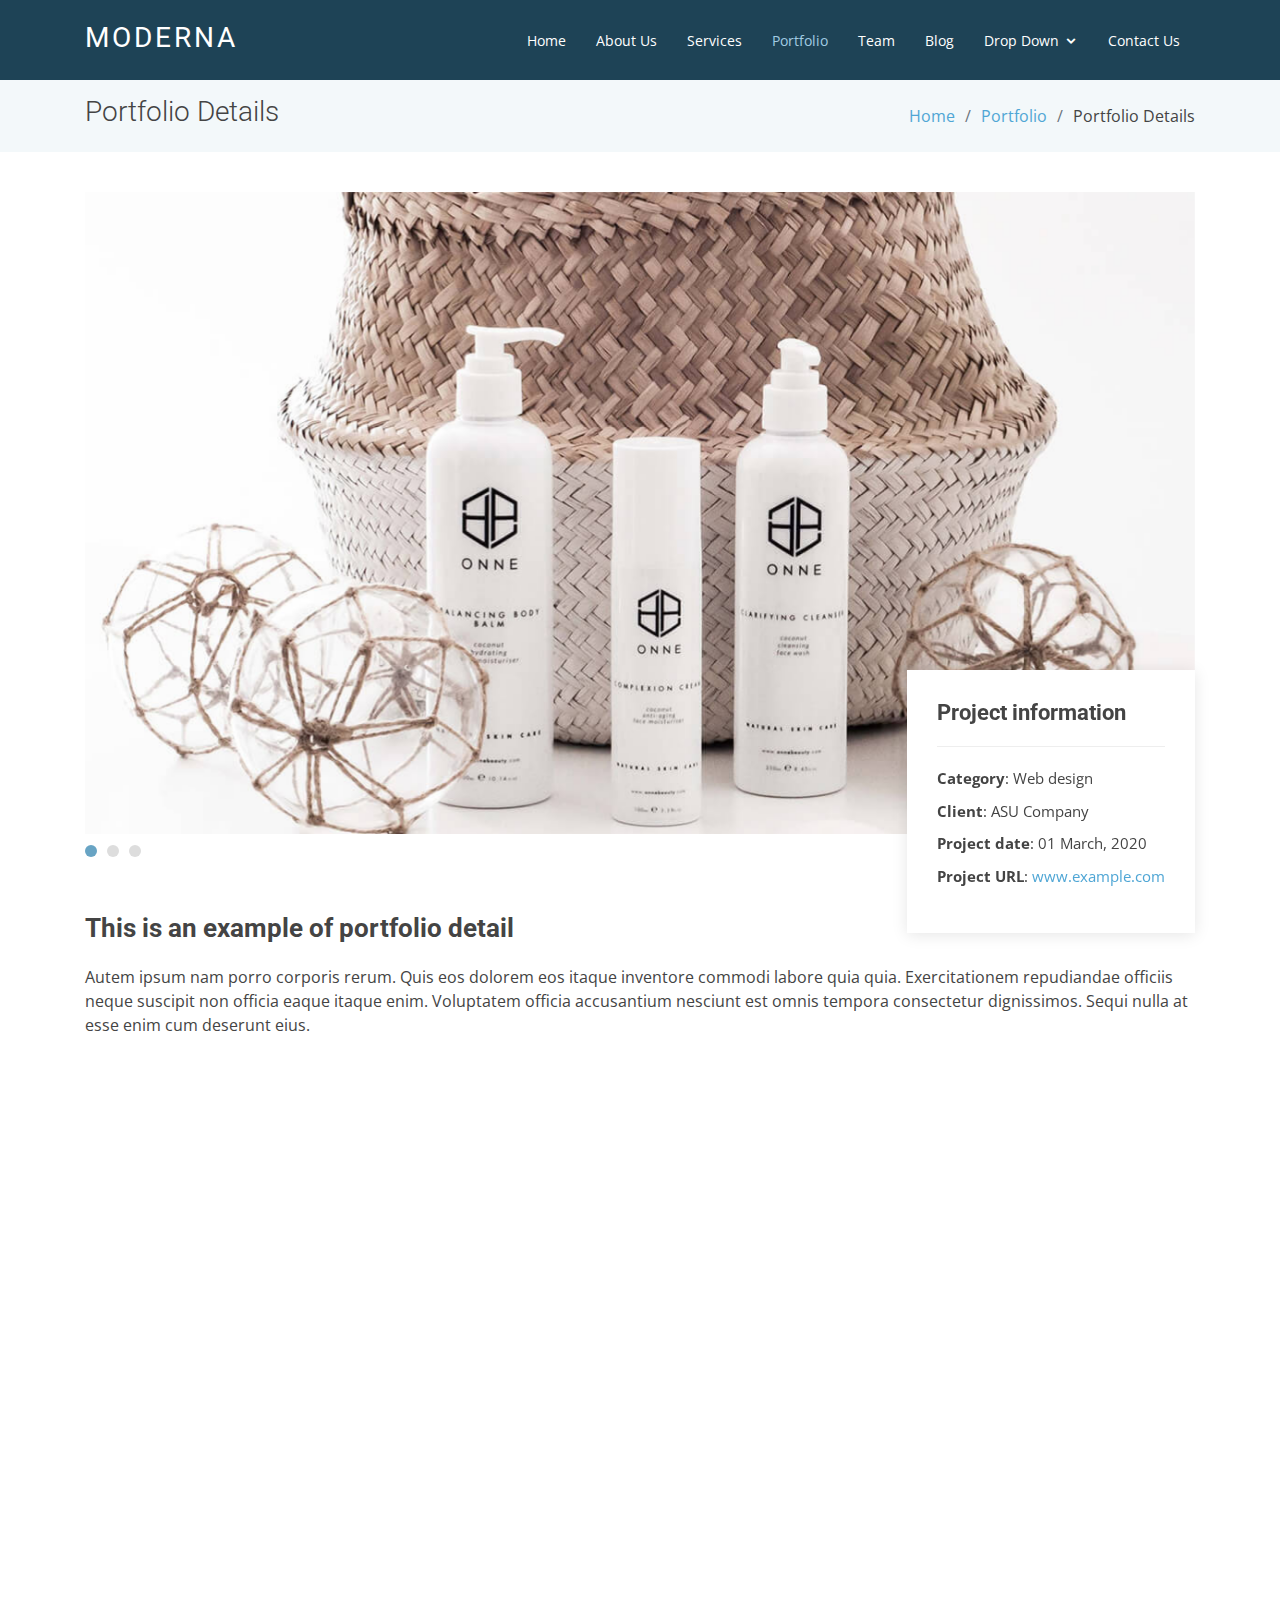
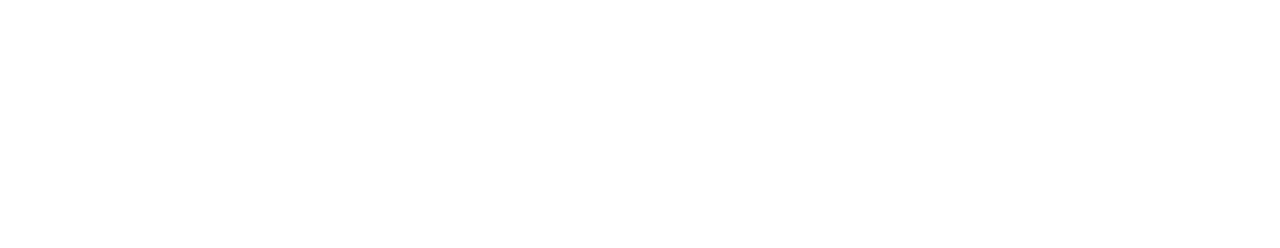
<file: Moderna/portfolio-details.html>
<!DOCTYPE html>
<html lang="en">

<head>
  <meta charset="utf-8">
  <meta content="width=device-width, initial-scale=1.0" name="viewport">

  <title>Portfolio Details - Moderna Bootstrap Template</title>
  <meta content="" name="description">
  <meta content="" name="keywords">

  <!-- Favicons -->
  <link href="assets/img/favicon.png" rel="icon">
  <link href="assets/img/apple-touch-icon.png" rel="apple-touch-icon">

  <!-- Google Fonts -->
  <link href="https://fonts.googleapis.com/css?family=Open+Sans:300,300i,400,400i,600,600i,700,700i|Roboto:300,300i,400,400i,500,500i,700,700i&display=swap" rel="stylesheet">

  <!-- Vendor CSS Files -->
  <link href="assets/vendor/bootstrap/css/bootstrap.min.css" rel="stylesheet">
  <link href="assets/vendor/animate.css/animate.min.css" rel="stylesheet">
  <link href="assets/vendor/icofont/icofont.min.css" rel="stylesheet">
  <link href="assets/vendor/boxicons/css/boxicons.min.css" rel="stylesheet">
  <link href="assets/vendor/venobox/venobox.css" rel="stylesheet">
  <link href="assets/vendor/owl.carousel/assets/owl.carousel.min.css" rel="stylesheet">
  <link href="assets/vendor/aos/aos.css" rel="stylesheet">

  <!-- Template Main CSS File -->
  <link href="assets/css/style.css" rel="stylesheet">

  <!-- =======================================================
  * Template Name: Moderna - v2.2.1
  * Template URL: https://bootstrapmade.com/free-bootstrap-template-corporate-moderna/
  * Author: BootstrapMade.com
  * License: https://bootstrapmade.com/license/
  ======================================================== -->
</head>

<body>

  <!-- ======= Header ======= -->
  <header id="header" class="fixed-top ">
    <div class="container">

      <div class="logo float-left">
        <h1 class="text-light"><a href="index.html"><span>Moderna</span></a></h1>
        <!-- Uncomment below if you prefer to use an image logo -->
        <!-- <a href="index.html"><img src="assets/img/logo.png" alt="" class="img-fluid"></a>-->
      </div>

      <nav class="nav-menu float-right d-none d-lg-block">
        <ul>
          <li><a href="index.html">Home</a></li>
          <li><a href="about.html">About Us</a></li>
          <li><a href="services.html">Services</a></li>
          <li class="active"><a href="portfolio.html">Portfolio</a></li>
          <li><a href="team.html">Team</a></li>
          <li><a href="blog.html">Blog</a></li>
          <li class="drop-down"><a href="">Drop Down</a>
            <ul>
              <li><a href="#">Drop Down 1</a></li>
              <li class="drop-down"><a href="#">Drop Down 2</a>
                <ul>
                  <li><a href="#">Deep Drop Down 1</a></li>
                  <li><a href="#">Deep Drop Down 2</a></li>
                  <li><a href="#">Deep Drop Down 3</a></li>
                  <li><a href="#">Deep Drop Down 4</a></li>
                  <li><a href="#">Deep Drop Down 5</a></li>
                </ul>
              </li>
              <li><a href="#">Drop Down 3</a></li>
              <li><a href="#">Drop Down 4</a></li>
              <li><a href="#">Drop Down 5</a></li>
            </ul>
          </li>
          <li><a href="contact.html">Contact Us</a></li>
        </ul>
      </nav><!-- .nav-menu -->

    </div>
  </header><!-- End Header -->

  <main id="main">

    <!-- ======= Our Portfolio Section ======= -->
    <section class="breadcrumbs">
      <div class="container">

        <div class="d-flex justify-content-between align-items-center">
          <h2>Portfolio Details</h2>
          <ol>
            <li><a href="index.html">Home</a></li>
            <li><a href="portfolio.html">Portfolio</a></li>
            <li>Portfolio Details</li>
          </ol>
        </div>

      </div>
    </section><!-- End Our Portfolio Section -->

    <!-- ======= Portfolio Details Section ======= -->
    <section class="portfolio-details">
      <div class="container">

        <div class="portfolio-details-container">

          <div class="owl-carousel portfolio-details-carousel">
            <img src="assets/img/portfolio/portfolio-details-1.jpg" class="img-fluid" alt="">
            <img src="assets/img/portfolio/portfolio-details-2.jpg" class="img-fluid" alt="">
            <img src="assets/img/portfolio/portfolio-details-3.jpg" class="img-fluid" alt="">
          </div>

          <div class="portfolio-info">
            <h3>Project information</h3>
            <ul>
              <li><strong>Category</strong>: Web design</li>
              <li><strong>Client</strong>: ASU Company</li>
              <li><strong>Project date</strong>: 01 March, 2020</li>
              <li><strong>Project URL</strong>: <a href="#">www.example.com</a></li>
            </ul>
          </div>

        </div>

        <div class="portfolio-description">
          <h2>This is an example of portfolio detail</h2>
          <p>
            Autem ipsum nam porro corporis rerum. Quis eos dolorem eos itaque inventore commodi labore quia quia. Exercitationem repudiandae officiis neque suscipit non officia eaque itaque enim. Voluptatem officia accusantium nesciunt est omnis tempora consectetur dignissimos. Sequi nulla at esse enim cum deserunt eius.
          </p>
        </div>
      </div>
    </section><!-- End Portfolio Details Section -->

  </main><!-- End #main -->

  <!-- ======= Footer ======= -->
  <footer id="footer" data-aos="fade-up" data-aos-easing="ease-in-out" data-aos-duration="500">

    <div class="footer-newsletter">
      <div class="container">
        <div class="row">
          <div class="col-lg-6">
            <h4>Our Newsletter</h4>
            <p>Tamen quem nulla quae legam multos aute sint culpa legam noster magna</p>
          </div>
          <div class="col-lg-6">
            <form action="" method="post">
              <input type="email" name="email"><input type="submit" value="Subscribe">
            </form>
          </div>
        </div>
      </div>
    </div>

    <div class="footer-top">
      <div class="container">
        <div class="row">

          <div class="col-lg-3 col-md-6 footer-links">
            <h4>Useful Links</h4>
            <ul>
              <li><i class="bx bx-chevron-right"></i> <a href="#">Home</a></li>
              <li><i class="bx bx-chevron-right"></i> <a href="#">About us</a></li>
              <li><i class="bx bx-chevron-right"></i> <a href="#">Services</a></li>
              <li><i class="bx bx-chevron-right"></i> <a href="#">Terms of service</a></li>
              <li><i class="bx bx-chevron-right"></i> <a href="#">Privacy policy</a></li>
            </ul>
          </div>

          <div class="col-lg-3 col-md-6 footer-links">
            <h4>Our Services</h4>
            <ul>
              <li><i class="bx bx-chevron-right"></i> <a href="#">Web Design</a></li>
              <li><i class="bx bx-chevron-right"></i> <a href="#">Web Development</a></li>
              <li><i class="bx bx-chevron-right"></i> <a href="#">Product Management</a></li>
              <li><i class="bx bx-chevron-right"></i> <a href="#">Marketing</a></li>
              <li><i class="bx bx-chevron-right"></i> <a href="#">Graphic Design</a></li>
            </ul>
          </div>

          <div class="col-lg-3 col-md-6 footer-contact">
            <h4>Contact Us</h4>
            <p>
              A108 Adam Street <br>
              New York, NY 535022<br>
              United States <br><br>
              <strong>Phone:</strong> +1 5589 55488 55<br>
              <strong>Email:</strong> info@example.com<br>
            </p>

          </div>

          <div class="col-lg-3 col-md-6 footer-info">
            <h3>About Moderna</h3>
            <p>Cras fermentum odio eu feugiat lide par naso tierra. Justo eget nada terra videa magna derita valies darta donna mare fermentum iaculis eu non diam phasellus.</p>
            <div class="social-links mt-3">
              <a href="#" class="twitter"><i class="bx bxl-twitter"></i></a>
              <a href="#" class="facebook"><i class="bx bxl-facebook"></i></a>
              <a href="#" class="instagram"><i class="bx bxl-instagram"></i></a>
              <a href="#" class="linkedin"><i class="bx bxl-linkedin"></i></a>
            </div>
          </div>

        </div>
      </div>
    </div>

    <div class="container">
      <div class="copyright">
        &copy; Copyright <strong><span>Moderna</span></strong>. All Rights Reserved
      </div>
      <div class="credits">
        <!-- All the links in the footer should remain intact. -->
        <!-- You can delete the links only if you purchased the pro version. -->
        <!-- Licensing information: https://bootstrapmade.com/license/ -->
        <!-- Purchase the pro version with working PHP/AJAX contact form: https://bootstrapmade.com/free-bootstrap-template-corporate-moderna/ -->
        Designed by <a href="https://bootstrapmade.com/">BootstrapMade</a>
      </div>
    </div>
  </footer><!-- End Footer -->

  <a href="#" class="back-to-top"><i class="icofont-simple-up"></i></a>

  <!-- Vendor JS Files -->
  <script src="assets/vendor/jquery/jquery.min.js"></script>
  <script src="assets/vendor/bootstrap/js/bootstrap.bundle.min.js"></script>
  <script src="assets/vendor/jquery.easing/jquery.easing.min.js"></script>
  <script src="assets/vendor/php-email-form/validate.js"></script>
  <script src="assets/vendor/venobox/venobox.min.js"></script>
  <script src="assets/vendor/waypoints/jquery.waypoints.min.js"></script>
  <script src="assets/vendor/counterup/counterup.min.js"></script>
  <script src="assets/vendor/owl.carousel/owl.carousel.min.js"></script>
  <script src="assets/vendor/isotope-layout/isotope.pkgd.min.js"></script>
  <script src="assets/vendor/aos/aos.js"></script>

  <!-- Template Main JS File -->
  <script src="assets/js/main.js"></script>

</body>

</html>
</file>
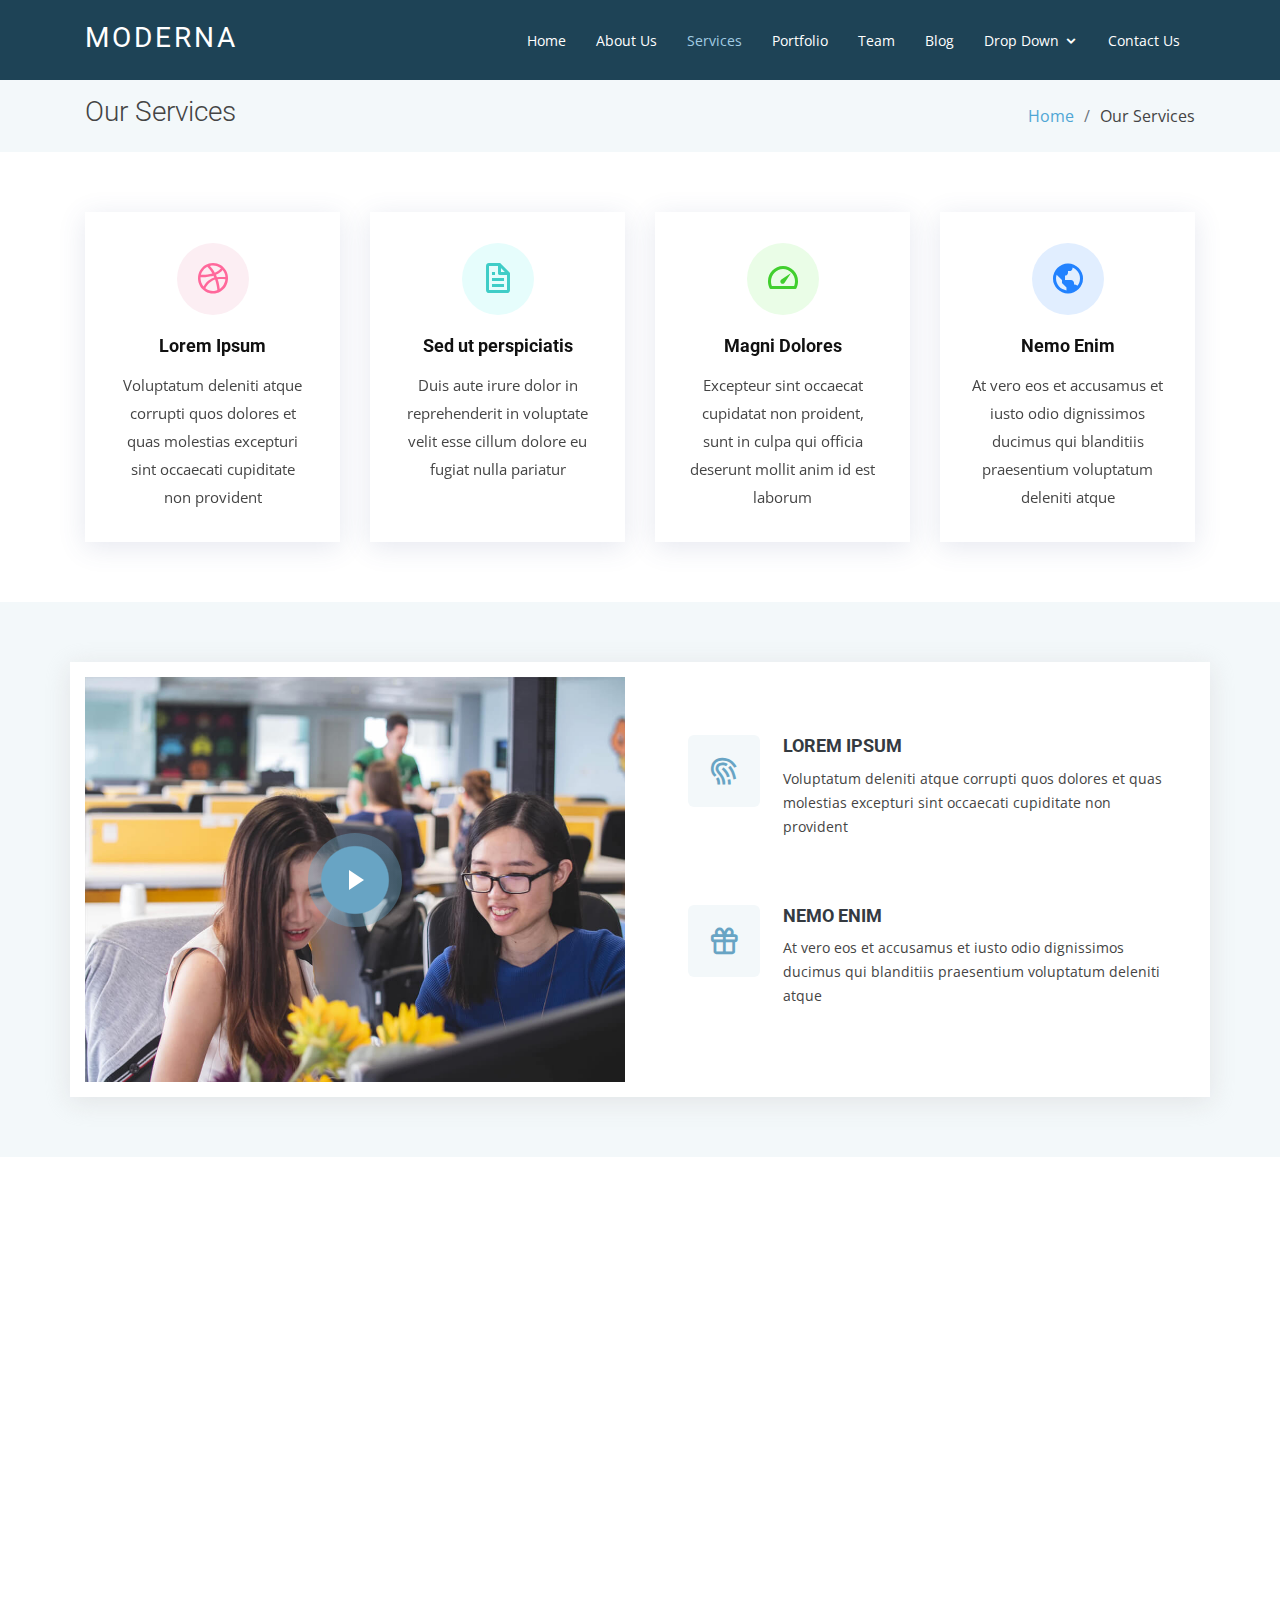
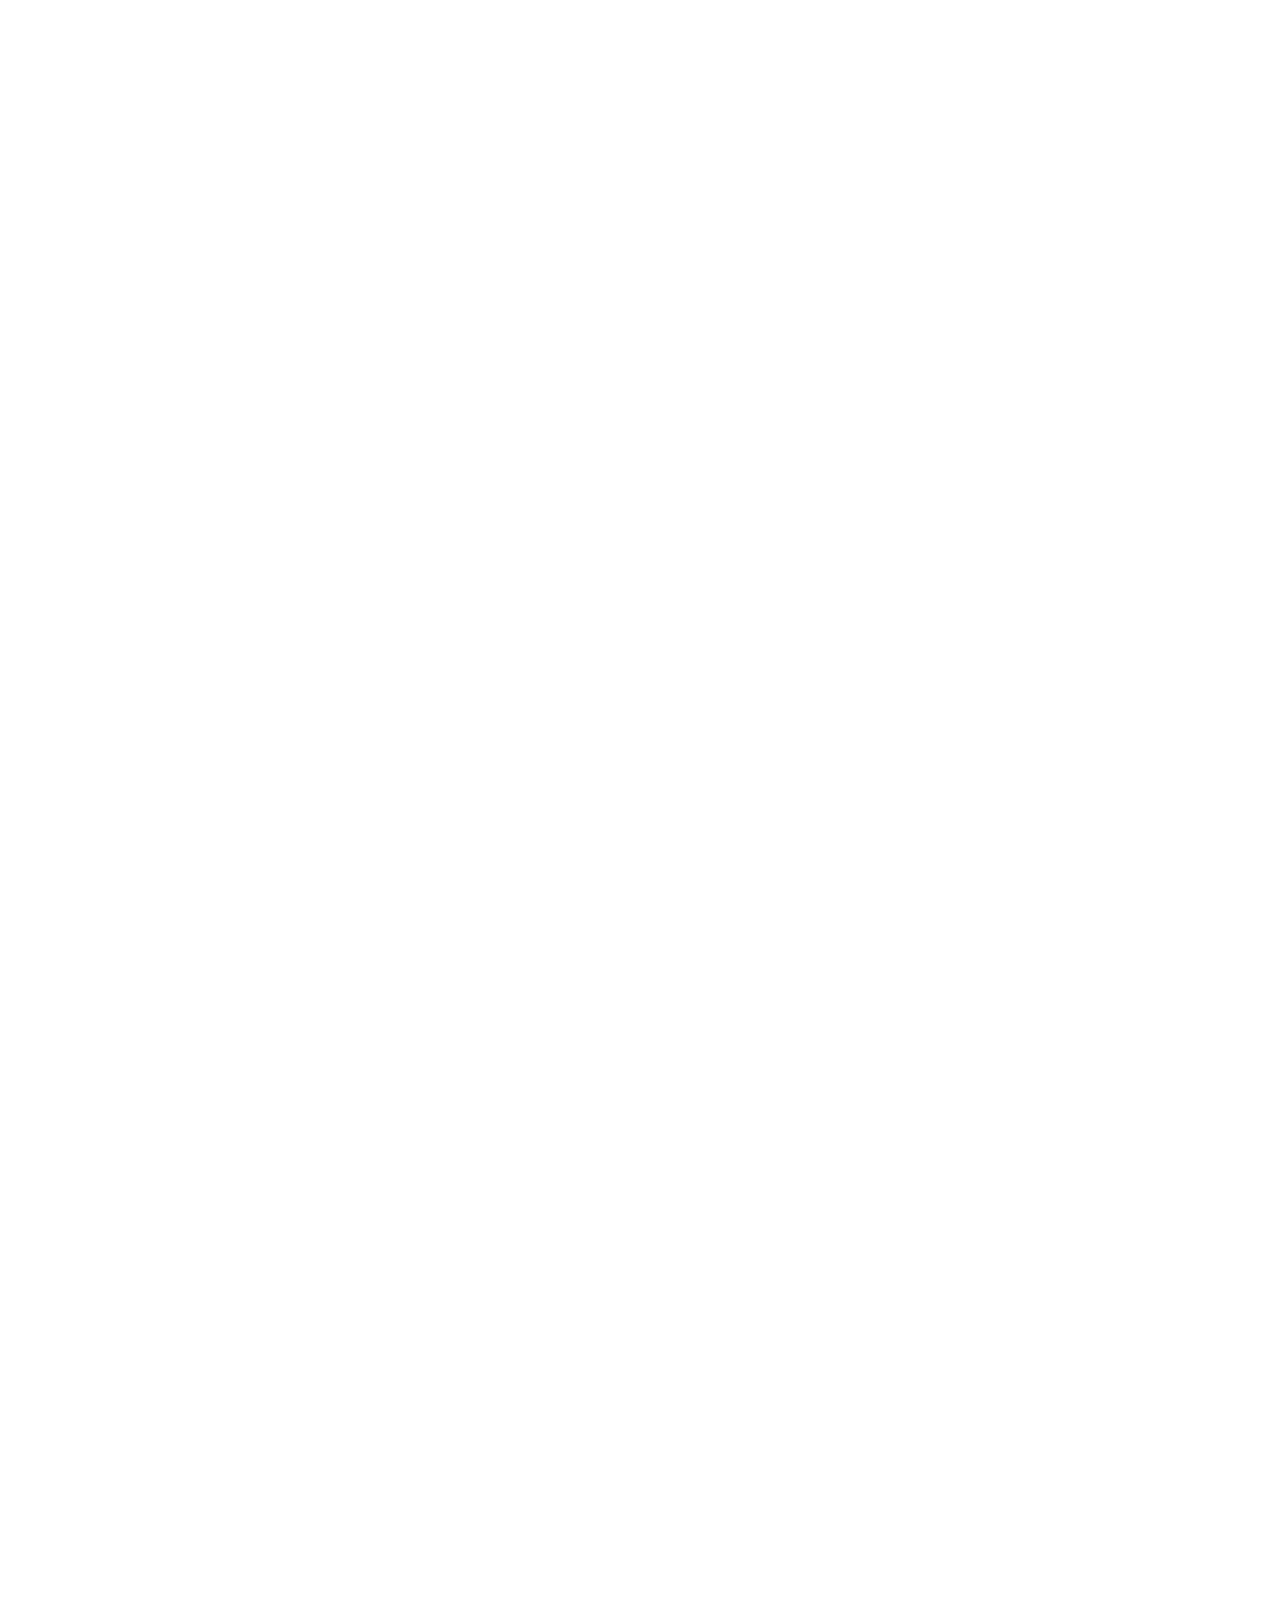
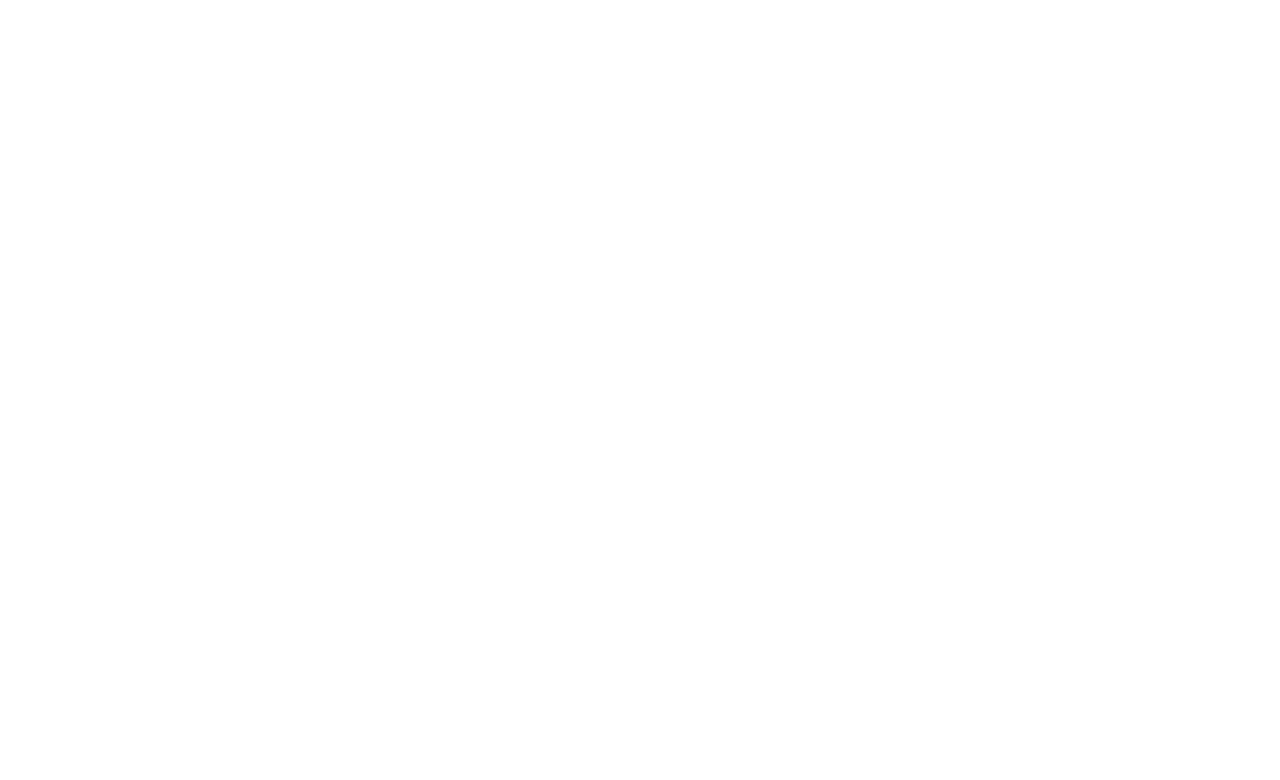
<file: Moderna/services.html>
<!DOCTYPE html>
<html lang="en">

<head>
  <meta charset="utf-8">
  <meta content="width=device-width, initial-scale=1.0" name="viewport">

  <title>Services - Moderna Bootstrap Template</title>
  <meta content="" name="description">
  <meta content="" name="keywords">

  <!-- Favicons -->
  <link href="assets/img/favicon.png" rel="icon">
  <link href="assets/img/apple-touch-icon.png" rel="apple-touch-icon">

  <!-- Google Fonts -->
  <link href="https://fonts.googleapis.com/css?family=Open+Sans:300,300i,400,400i,600,600i,700,700i|Roboto:300,300i,400,400i,500,500i,700,700i&display=swap" rel="stylesheet">

  <!-- Vendor CSS Files -->
  <link href="assets/vendor/bootstrap/css/bootstrap.min.css" rel="stylesheet">
  <link href="assets/vendor/animate.css/animate.min.css" rel="stylesheet">
  <link href="assets/vendor/icofont/icofont.min.css" rel="stylesheet">
  <link href="assets/vendor/boxicons/css/boxicons.min.css" rel="stylesheet">
  <link href="assets/vendor/venobox/venobox.css" rel="stylesheet">
  <link href="assets/vendor/owl.carousel/assets/owl.carousel.min.css" rel="stylesheet">
  <link href="assets/vendor/aos/aos.css" rel="stylesheet">

  <!-- Template Main CSS File -->
  <link href="assets/css/style.css" rel="stylesheet">

  <!-- =======================================================
  * Template Name: Moderna - v2.2.1
  * Template URL: https://bootstrapmade.com/free-bootstrap-template-corporate-moderna/
  * Author: BootstrapMade.com
  * License: https://bootstrapmade.com/license/
  ======================================================== -->
</head>

<body>

  <!-- ======= Header ======= -->
  <header id="header" class="fixed-top ">
    <div class="container">

      <div class="logo float-left">
        <h1 class="text-light"><a href="index.html"><span>Moderna</span></a></h1>
        <!-- Uncomment below if you prefer to use an image logo -->
        <!-- <a href="index.html"><img src="assets/img/logo.png" alt="" class="img-fluid"></a>-->
      </div>

      <nav class="nav-menu float-right d-none d-lg-block">
        <ul>
          <li><a href="index.html">Home</a></li>
          <li><a href="about.html">About Us</a></li>
          <li class="active"><a href="services.html">Services</a></li>
          <li><a href="portfolio.html">Portfolio</a></li>
          <li><a href="team.html">Team</a></li>
          <li><a href="blog.html">Blog</a></li>
          <li class="drop-down"><a href="">Drop Down</a>
            <ul>
              <li><a href="#">Drop Down 1</a></li>
              <li class="drop-down"><a href="#">Drop Down 2</a>
                <ul>
                  <li><a href="#">Deep Drop Down 1</a></li>
                  <li><a href="#">Deep Drop Down 2</a></li>
                  <li><a href="#">Deep Drop Down 3</a></li>
                  <li><a href="#">Deep Drop Down 4</a></li>
                  <li><a href="#">Deep Drop Down 5</a></li>
                </ul>
              </li>
              <li><a href="#">Drop Down 3</a></li>
              <li><a href="#">Drop Down 4</a></li>
              <li><a href="#">Drop Down 5</a></li>
            </ul>
          </li>
          <li><a href="contact.html">Contact Us</a></li>
        </ul>
      </nav><!-- .nav-menu -->

    </div>
  </header><!-- End Header -->

  <main id="main">

    <!-- ======= Our Services Section ======= -->
    <section class="breadcrumbs">
      <div class="container">

        <div class="d-flex justify-content-between align-items-center">
          <h2>Our Services</h2>
          <ol>
            <li><a href="index.html">Home</a></li>
            <li>Our Services</li>
          </ol>
        </div>

      </div>
    </section><!-- End Our Services Section -->

    <!-- ======= Services Section ======= -->
    <section class="services">
      <div class="container">

        <div class="row">
          <div class="col-md-6 col-lg-3 d-flex align-items-stretch" data-aos="fade-up">
            <div class="icon-box icon-box-pink">
              <div class="icon"><i class="bx bxl-dribbble"></i></div>
              <h4 class="title"><a href="">Lorem Ipsum</a></h4>
              <p class="description">Voluptatum deleniti atque corrupti quos dolores et quas molestias excepturi sint occaecati cupiditate non provident</p>
            </div>
          </div>

          <div class="col-md-6 col-lg-3 d-flex align-items-stretch" data-aos="fade-up" data-aos-delay="100">
            <div class="icon-box icon-box-cyan">
              <div class="icon"><i class="bx bx-file"></i></div>
              <h4 class="title"><a href="">Sed ut perspiciatis</a></h4>
              <p class="description">Duis aute irure dolor in reprehenderit in voluptate velit esse cillum dolore eu fugiat nulla pariatur</p>
            </div>
          </div>

          <div class="col-md-6 col-lg-3 d-flex align-items-stretch" data-aos="fade-up" data-aos-delay="200">
            <div class="icon-box icon-box-green">
              <div class="icon"><i class="bx bx-tachometer"></i></div>
              <h4 class="title"><a href="">Magni Dolores</a></h4>
              <p class="description">Excepteur sint occaecat cupidatat non proident, sunt in culpa qui officia deserunt mollit anim id est laborum</p>
            </div>
          </div>

          <div class="col-md-6 col-lg-3 d-flex align-items-stretch" data-aos="fade-up" data-aos-delay="200">
            <div class="icon-box icon-box-blue">
              <div class="icon"><i class="bx bx-world"></i></div>
              <h4 class="title"><a href="">Nemo Enim</a></h4>
              <p class="description">At vero eos et accusamus et iusto odio dignissimos ducimus qui blanditiis praesentium voluptatum deleniti atque</p>
            </div>
          </div>

        </div>

      </div>
    </section><!-- End Services Section -->

    <!-- ======= Why Us Section ======= -->
    <section class="why-us section-bg" data-aos="fade-up" date-aos-delay="200">
      <div class="container">

        <div class="row">
          <div class="col-lg-6 video-box">
            <img src="assets/img/why-us.jpg" class="img-fluid" alt="">
            <a href="https://www.youtube.com/watch?v=jDDaplaOz7Q" class="venobox play-btn mb-4" data-vbtype="video" data-autoplay="true"></a>
          </div>

          <div class="col-lg-6 d-flex flex-column justify-content-center p-5">

            <div class="icon-box">
              <div class="icon"><i class="bx bx-fingerprint"></i></div>
              <h4 class="title"><a href="">Lorem Ipsum</a></h4>
              <p class="description">Voluptatum deleniti atque corrupti quos dolores et quas molestias excepturi sint occaecati cupiditate non provident</p>
            </div>

            <div class="icon-box">
              <div class="icon"><i class="bx bx-gift"></i></div>
              <h4 class="title"><a href="">Nemo Enim</a></h4>
              <p class="description">At vero eos et accusamus et iusto odio dignissimos ducimus qui blanditiis praesentium voluptatum deleniti atque</p>
            </div>

          </div>
        </div>

      </div>
    </section><!-- End Why Us Section -->

    <!-- ======= Service Details Section ======= -->
    <section class="service-details">
      <div class="container">

        <div class="row">
          <div class="col-md-6 d-flex align-items-stretch" data-aos="fade-up">
            <div class="card">
              <div class="card-img">
                <img src="assets/img/service-details-1.jpg" alt="...">
              </div>
              <div class="card-body">
                <h5 class="card-title"><a href="#">Our Mission</a></h5>
                <p class="card-text">Lorem ipsum dolor sit amet, consectetur elit, sed do eiusmod tempor ut labore et dolore magna aliqua. Ut enim ad minim veniam, quis nostrud exercitation ullamco laboris nisi ut aliquip ex ea commodo consequat</p>
                <div class="read-more"><a href="#"><i class="icofont-arrow-right"></i> Read More</a></div>
              </div>
            </div>
          </div>
          <div class="col-md-6 d-flex align-items-stretch" data-aos="fade-up">
            <div class="card">
              <div class="card-img">
                <img src="assets/img/service-details-2.jpg" alt="...">
              </div>
              <div class="card-body">
                <h5 class="card-title"><a href="#">Our Plan</a></h5>
                <p class="card-text">Sed ut perspiciatis unde omnis iste natus error sit voluptatem doloremque laudantium, totam rem aperiam, eaque ipsa quae ab illo inventore veritatis et quasi architecto beatae vitae dicta sunt explicabo</p>
                <div class="read-more"><a href="#"><i class="icofont-arrow-right"></i> Read More</a></div>
              </div>
            </div>

          </div>
          <div class="col-md-6 d-flex align-items-stretch" data-aos="fade-up">
            <div class="card">
              <div class="card-img">
                <img src="assets/img/service-details-3.jpg" alt="...">
              </div>
              <div class="card-body">
                <h5 class="card-title"><a href="#">Our Vision</a></h5>
                <p class="card-text">Nemo enim ipsam voluptatem quia voluptas sit aut odit aut fugit, sed quia magni dolores eos qui ratione voluptatem sequi nesciunt Neque porro quisquam est, qui dolorem ipsum quia dolor sit amet</p>
                <div class="read-more"><a href="#"><i class="icofont-arrow-right"></i> Read More</a></div>
              </div>
            </div>
          </div>
          <div class="col-md-6 d-flex align-items-stretch" data-aos="fade-up">
            <div class="card">
              <div class="card-img">
                <img src="assets/img/service-details-4.jpg" alt="...">
              </div>
              <div class="card-body">
                <h5 class="card-title"><a href="#">Our Care</a></h5>
                <p class="card-text">Nostrum eum sed et autem dolorum perspiciatis. Magni porro quisquam laudantium voluptatem. In molestiae earum ab sit esse voluptatem. Eos ipsam cumque ipsum officiis qui nihil aut incidunt aut</p>
                <div class="read-more"><a href="#"><i class="icofont-arrow-right"></i> Read More</a></div>
              </div>
            </div>
          </div>
        </div>

      </div>
    </section><!-- End Service Details Section -->

    <!-- ======= Pricing Section ======= -->
    <section class="pricing section-bg" data-aos="fade-up">
      <div class="container">

        <div class="section-title">
          <h2>Pricing</h2>
          <p>Magnam dolores commodi suscipit. Necessitatibus eius consequatur ex aliquid fuga eum quidem. Sit sint consectetur velit. Quisquam quos quisquam cupiditate. Et nemo qui impedit suscipit alias ea. Quia fugiat sit in iste officiis commodi quidem hic quas.</p>
        </div>

        <div class="row no-gutters">

          <div class="col-lg-4 box">
            <h3>Free</h3>
            <h4>$0<span>per month</span></h4>
            <ul>
              <li><i class="bx bx-check"></i> Quam adipiscing vitae proin</li>
              <li><i class="bx bx-check"></i> Nec feugiat nisl pretium</li>
              <li><i class="bx bx-check"></i> Nulla at volutpat diam uteera</li>
              <li class="na"><i class="bx bx-x"></i> <span>Pharetra massa massa ultricies</span></li>
              <li class="na"><i class="bx bx-x"></i> <span>Massa ultricies mi quis hendrerit</span></li>
            </ul>
            <a href="#" class="get-started-btn">Get Started</a>
          </div>

          <div class="col-lg-4 box featured">
            <h3>Business</h3>
            <h4>$29<span>per month</span></h4>
            <ul>
              <li><i class="bx bx-check"></i> Quam adipiscing vitae proin</li>
              <li><i class="bx bx-check"></i> Nec feugiat nisl pretium</li>
              <li><i class="bx bx-check"></i> Nulla at volutpat diam uteera</li>
              <li><i class="bx bx-check"></i> Pharetra massa massa ultricies</li>
              <li><i class="bx bx-check"></i> Massa ultricies mi quis hendrerit</li>
            </ul>
            <a href="#" class="get-started-btn">Get Started</a>
          </div>

          <div class="col-lg-4 box">
            <h3>Developer</h3>
            <h4>$49<span>per month</span></h4>
            <ul>
              <li><i class="bx bx-check"></i> Quam adipiscing vitae proin</li>
              <li><i class="bx bx-check"></i> Nec feugiat nisl pretium</li>
              <li><i class="bx bx-check"></i> Nulla at volutpat diam uteera</li>
              <li><i class="bx bx-check"></i> Pharetra massa massa ultricies</li>
              <li><i class="bx bx-check"></i> Massa ultricies mi quis hendrerit</li>
            </ul>
            <a href="#" class="get-started-btn">Get Started</a>
          </div>

        </div>

      </div>
    </section><!-- End Pricing Section -->

  </main><!-- End #main -->

  <!-- ======= Footer ======= -->
  <footer id="footer" data-aos="fade-up" data-aos-easing="ease-in-out" data-aos-duration="500">

    <div class="footer-newsletter">
      <div class="container">
        <div class="row">
          <div class="col-lg-6">
            <h4>Our Newsletter</h4>
            <p>Tamen quem nulla quae legam multos aute sint culpa legam noster magna</p>
          </div>
          <div class="col-lg-6">
            <form action="" method="post">
              <input type="email" name="email"><input type="submit" value="Subscribe">
            </form>
          </div>
        </div>
      </div>
    </div>

    <div class="footer-top">
      <div class="container">
        <div class="row">

          <div class="col-lg-3 col-md-6 footer-links">
            <h4>Useful Links</h4>
            <ul>
              <li><i class="bx bx-chevron-right"></i> <a href="#">Home</a></li>
              <li><i class="bx bx-chevron-right"></i> <a href="#">About us</a></li>
              <li><i class="bx bx-chevron-right"></i> <a href="#">Services</a></li>
              <li><i class="bx bx-chevron-right"></i> <a href="#">Terms of service</a></li>
              <li><i class="bx bx-chevron-right"></i> <a href="#">Privacy policy</a></li>
            </ul>
          </div>

          <div class="col-lg-3 col-md-6 footer-links">
            <h4>Our Services</h4>
            <ul>
              <li><i class="bx bx-chevron-right"></i> <a href="#">Web Design</a></li>
              <li><i class="bx bx-chevron-right"></i> <a href="#">Web Development</a></li>
              <li><i class="bx bx-chevron-right"></i> <a href="#">Product Management</a></li>
              <li><i class="bx bx-chevron-right"></i> <a href="#">Marketing</a></li>
              <li><i class="bx bx-chevron-right"></i> <a href="#">Graphic Design</a></li>
            </ul>
          </div>

          <div class="col-lg-3 col-md-6 footer-contact">
            <h4>Contact Us</h4>
            <p>
              A108 Adam Street <br>
              New York, NY 535022<br>
              United States <br><br>
              <strong>Phone:</strong> +1 5589 55488 55<br>
              <strong>Email:</strong> info@example.com<br>
            </p>

          </div>

          <div class="col-lg-3 col-md-6 footer-info">
            <h3>About Moderna</h3>
            <p>Cras fermentum odio eu feugiat lide par naso tierra. Justo eget nada terra videa magna derita valies darta donna mare fermentum iaculis eu non diam phasellus.</p>
            <div class="social-links mt-3">
              <a href="#" class="twitter"><i class="bx bxl-twitter"></i></a>
              <a href="#" class="facebook"><i class="bx bxl-facebook"></i></a>
              <a href="#" class="instagram"><i class="bx bxl-instagram"></i></a>
              <a href="#" class="linkedin"><i class="bx bxl-linkedin"></i></a>
            </div>
          </div>

        </div>
      </div>
    </div>

    <div class="container">
      <div class="copyright">
        &copy; Copyright <strong><span>Moderna</span></strong>. All Rights Reserved
      </div>
      <div class="credits">
        <!-- All the links in the footer should remain intact. -->
        <!-- You can delete the links only if you purchased the pro version. -->
        <!-- Licensing information: https://bootstrapmade.com/license/ -->
        <!-- Purchase the pro version with working PHP/AJAX contact form: https://bootstrapmade.com/free-bootstrap-template-corporate-moderna/ -->
        Designed by <a href="https://bootstrapmade.com/">BootstrapMade</a>
      </div>
    </div>
  </footer><!-- End Footer -->

  <a href="#" class="back-to-top"><i class="icofont-simple-up"></i></a>

  <!-- Vendor JS Files -->
  <script src="assets/vendor/jquery/jquery.min.js"></script>
  <script src="assets/vendor/bootstrap/js/bootstrap.bundle.min.js"></script>
  <script src="assets/vendor/jquery.easing/jquery.easing.min.js"></script>
  <script src="assets/vendor/php-email-form/validate.js"></script>
  <script src="assets/vendor/venobox/venobox.min.js"></script>
  <script src="assets/vendor/waypoints/jquery.waypoints.min.js"></script>
  <script src="assets/vendor/counterup/counterup.min.js"></script>
  <script src="assets/vendor/owl.carousel/owl.carousel.min.js"></script>
  <script src="assets/vendor/isotope-layout/isotope.pkgd.min.js"></script>
  <script src="assets/vendor/aos/aos.js"></script>

  <!-- Template Main JS File -->
  <script src="assets/js/main.js"></script>

</body>

</html>
</file>
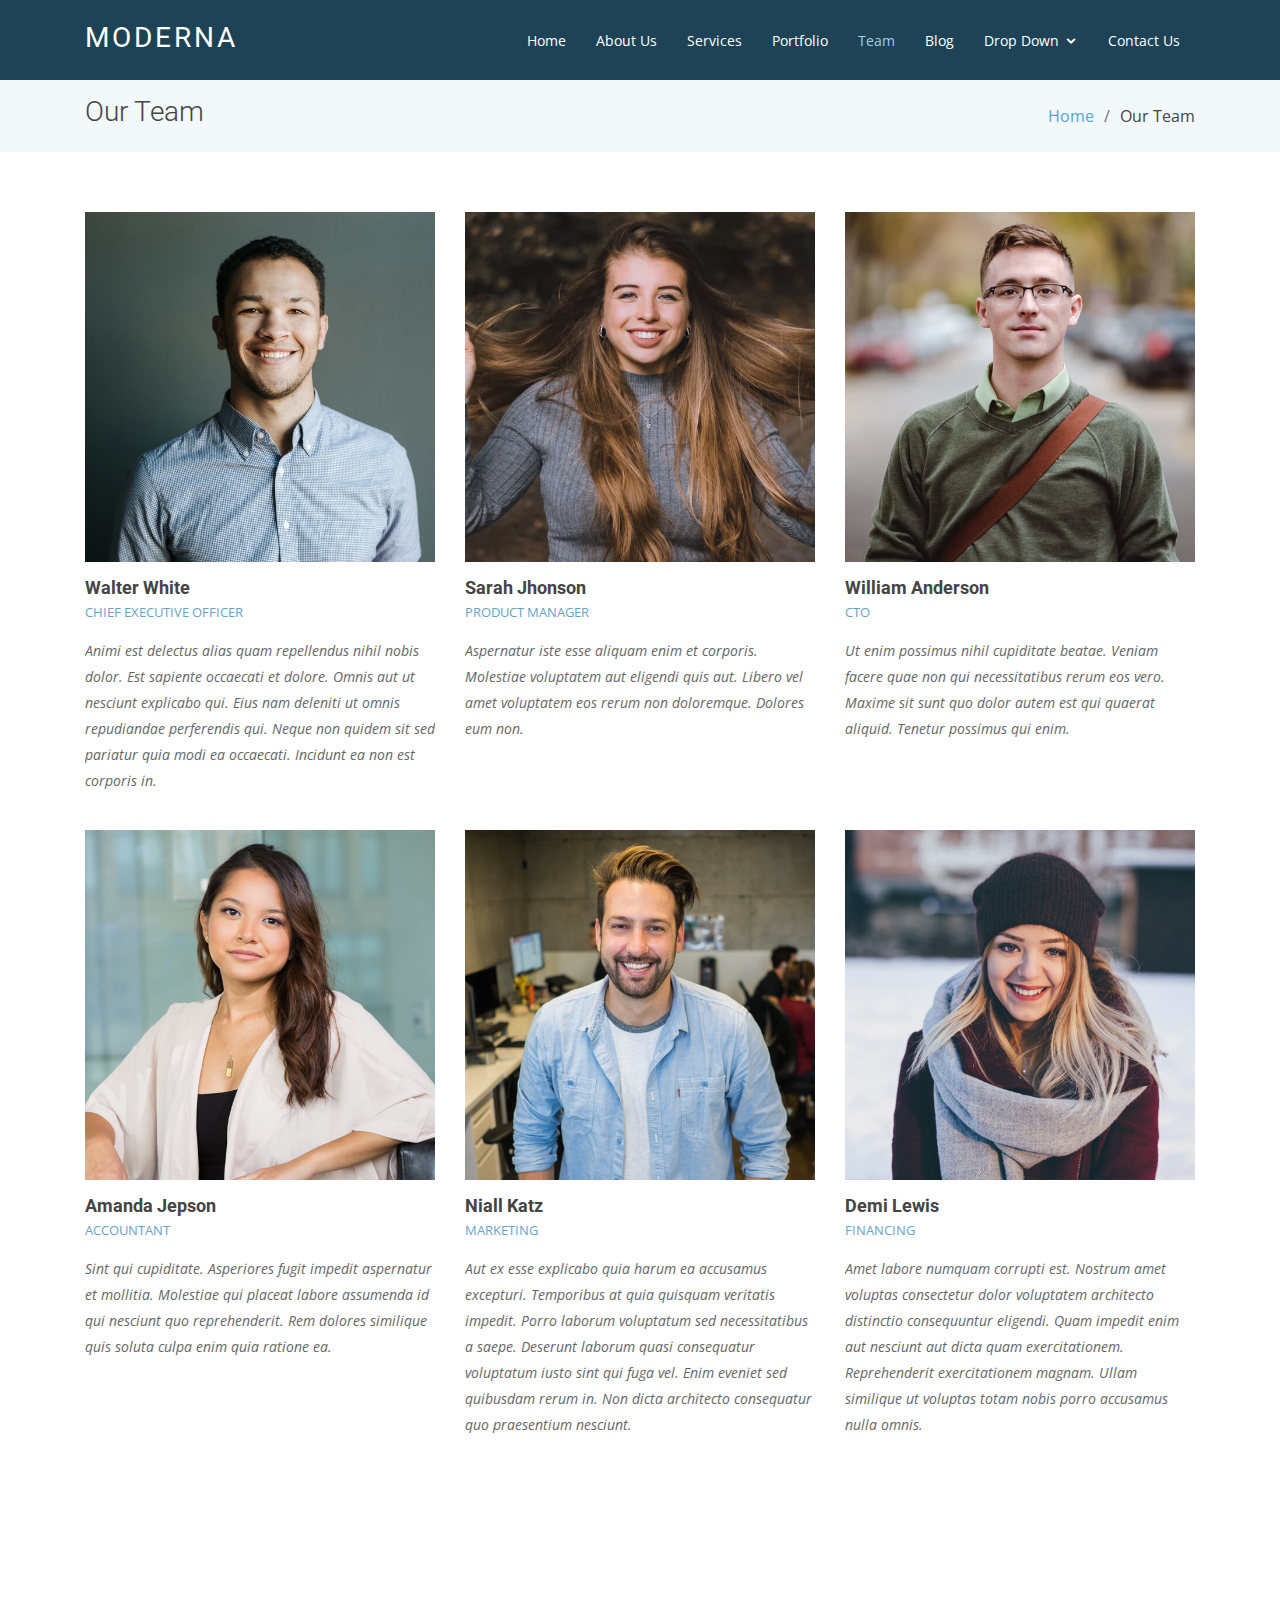
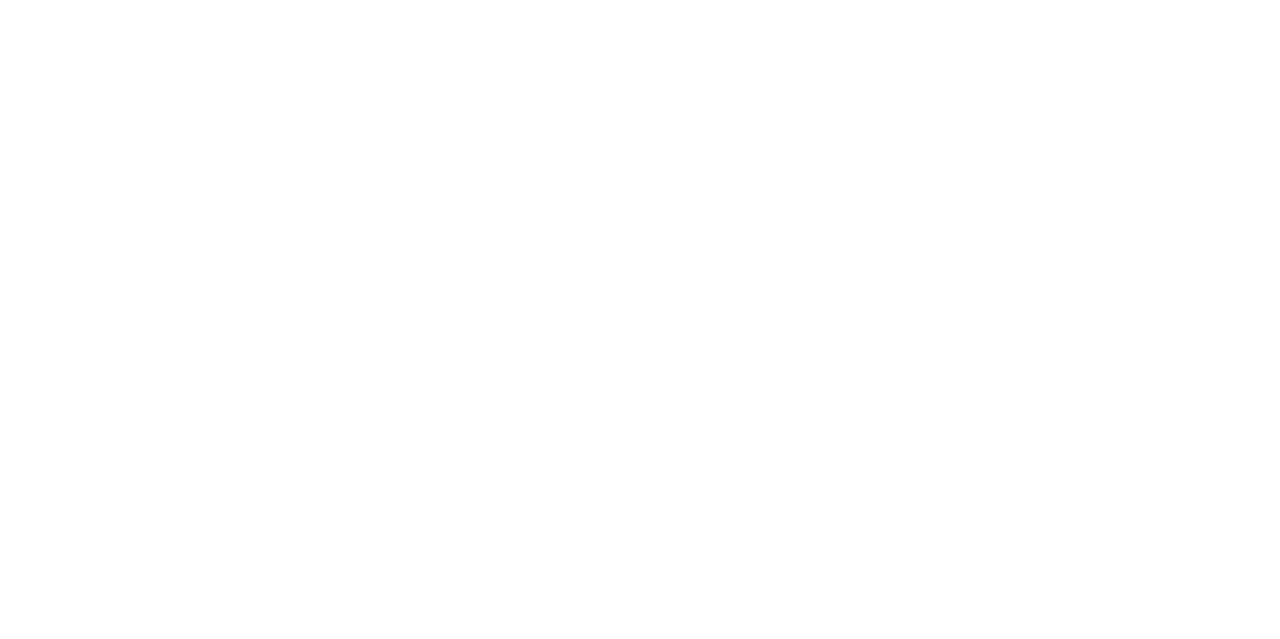
<file: Moderna/team.html>
<!DOCTYPE html>
<html lang="en">

<head>
  <meta charset="utf-8">
  <meta content="width=device-width, initial-scale=1.0" name="viewport">

  <title>Team - Moderna Bootstrap Template</title>
  <meta content="" name="description">
  <meta content="" name="keywords">

  <!-- Favicons -->
  <link href="assets/img/favicon.png" rel="icon">
  <link href="assets/img/apple-touch-icon.png" rel="apple-touch-icon">

  <!-- Google Fonts -->
  <link href="https://fonts.googleapis.com/css?family=Open+Sans:300,300i,400,400i,600,600i,700,700i|Roboto:300,300i,400,400i,500,500i,700,700i&display=swap" rel="stylesheet">

  <!-- Vendor CSS Files -->
  <link href="assets/vendor/bootstrap/css/bootstrap.min.css" rel="stylesheet">
  <link href="assets/vendor/animate.css/animate.min.css" rel="stylesheet">
  <link href="assets/vendor/icofont/icofont.min.css" rel="stylesheet">
  <link href="assets/vendor/boxicons/css/boxicons.min.css" rel="stylesheet">
  <link href="assets/vendor/venobox/venobox.css" rel="stylesheet">
  <link href="assets/vendor/owl.carousel/assets/owl.carousel.min.css" rel="stylesheet">
  <link href="assets/vendor/aos/aos.css" rel="stylesheet">

  <!-- Template Main CSS File -->
  <link href="assets/css/style.css" rel="stylesheet">

  <!-- =======================================================
  * Template Name: Moderna - v2.2.1
  * Template URL: https://bootstrapmade.com/free-bootstrap-template-corporate-moderna/
  * Author: BootstrapMade.com
  * License: https://bootstrapmade.com/license/
  ======================================================== -->
</head>

<body>

  <!-- ======= Header ======= -->
  <header id="header" class="fixed-top ">
    <div class="container">

      <div class="logo float-left">
        <h1 class="text-light"><a href="index.html"><span>Moderna</span></a></h1>
        <!-- Uncomment below if you prefer to use an image logo -->
        <!-- <a href="index.html"><img src="assets/img/logo.png" alt="" class="img-fluid"></a>-->
      </div>

      <nav class="nav-menu float-right d-none d-lg-block">
        <ul>
          <li><a href="index.html">Home</a></li>
          <li><a href="about.html">About Us</a></li>
          <li><a href="services.html">Services</a></li>
          <li><a href="portfolio.html">Portfolio</a></li>
          <li class="active"><a href="team.html">Team</a></li>
          <li><a href="blog.html">Blog</a></li>
          <li class="drop-down"><a href="">Drop Down</a>
            <ul>
              <li><a href="#">Drop Down 1</a></li>
              <li class="drop-down"><a href="#">Drop Down 2</a>
                <ul>
                  <li><a href="#">Deep Drop Down 1</a></li>
                  <li><a href="#">Deep Drop Down 2</a></li>
                  <li><a href="#">Deep Drop Down 3</a></li>
                  <li><a href="#">Deep Drop Down 4</a></li>
                  <li><a href="#">Deep Drop Down 5</a></li>
                </ul>
              </li>
              <li><a href="#">Drop Down 3</a></li>
              <li><a href="#">Drop Down 4</a></li>
              <li><a href="#">Drop Down 5</a></li>
            </ul>
          </li>
          <li><a href="contact.html">Contact Us</a></li>
        </ul>
      </nav><!-- .nav-menu -->

    </div>
  </header><!-- End Header -->

  <main id="main">

    <!-- ======= Our Team Section ======= -->
    <section class="breadcrumbs">
      <div class="container">

        <div class="d-flex justify-content-between align-items-center">
          <h2>Our Team</h2>
          <ol>
            <li><a href="index.html">Home</a></li>
            <li>Our Team</li>
          </ol>
        </div>

      </div>
    </section><!-- End Our Team Section -->

    <!-- ======= Team Section ======= -->
    <section class="team" data-aos="fade-up" data-aos-easing="ease-in-out" data-aos-duration="500">
      <div class="container">

        <div class="row">

          <div class="col-lg-4 col-md-6 d-flex align-items-stretch">
            <div class="member">
              <div class="member-img">
                <img src="assets/img/team/team-1.jpg" class="img-fluid" alt="">
                <div class="social">
                  <a href=""><i class="icofont-twitter"></i></a>
                  <a href=""><i class="icofont-facebook"></i></a>
                  <a href=""><i class="icofont-instagram"></i></a>
                  <a href=""><i class="icofont-linkedin"></i></a>
                </div>
              </div>
              <div class="member-info">
                <h4>Walter White</h4>
                <span>Chief Executive Officer</span>
                <p>Animi est delectus alias quam repellendus nihil nobis dolor. Est sapiente occaecati et dolore. Omnis aut ut nesciunt explicabo qui. Eius nam deleniti ut omnis repudiandae perferendis qui. Neque non quidem sit sed pariatur quia modi ea occaecati. Incidunt ea non est corporis in.</p>
              </div>
            </div>
          </div>

          <div class="col-lg-4 col-md-6 d-flex align-items-stretch">
            <div class="member">
              <div class="member-img">
                <img src="assets/img/team/team-2.jpg" class="img-fluid" alt="">
                <div class="social">
                  <a href=""><i class="icofont-twitter"></i></a>
                  <a href=""><i class="icofont-facebook"></i></a>
                  <a href=""><i class="icofont-instagram"></i></a>
                  <a href=""><i class="icofont-linkedin"></i></a>
                </div>
              </div>
              <div class="member-info">
                <h4>Sarah Jhonson</h4>
                <span>Product Manager</span>
                <p>Aspernatur iste esse aliquam enim et corporis. Molestiae voluptatem aut eligendi quis aut. Libero vel amet voluptatem eos rerum non doloremque. Dolores eum non.</p>
              </div>
            </div>
          </div>

          <div class="col-lg-4 col-md-6 d-flex align-items-stretch">
            <div class="member">
              <div class="member-img">
                <img src="assets/img/team/team-3.jpg" class="img-fluid" alt="">
                <div class="social">
                  <a href=""><i class="icofont-twitter"></i></a>
                  <a href=""><i class="icofont-facebook"></i></a>
                  <a href=""><i class="icofont-instagram"></i></a>
                  <a href=""><i class="icofont-linkedin"></i></a>
                </div>
              </div>
              <div class="member-info">
                <h4>William Anderson</h4>
                <span>CTO</span>
                <p>Ut enim possimus nihil cupiditate beatae. Veniam facere quae non qui necessitatibus rerum eos vero. Maxime sit sunt quo dolor autem est qui quaerat aliquid. Tenetur possimus qui enim.</p>
              </div>
            </div>
          </div>

          <div class="col-lg-4 col-md-6 d-flex align-items-stretch">
            <div class="member">
              <div class="member-img">
                <img src="assets/img/team/team-4.jpg" class="img-fluid" alt="">
                <div class="social">
                  <a href=""><i class="icofont-twitter"></i></a>
                  <a href=""><i class="icofont-facebook"></i></a>
                  <a href=""><i class="icofont-instagram"></i></a>
                  <a href=""><i class="icofont-linkedin"></i></a>
                </div>
              </div>
              <div class="member-info">
                <h4>Amanda Jepson</h4>
                <span>Accountant</span>
                <p>Sint qui cupiditate. Asperiores fugit impedit aspernatur et mollitia. Molestiae qui placeat labore assumenda id qui nesciunt quo reprehenderit. Rem dolores similique quis soluta culpa enim quia ratione ea.</p>
              </div>
            </div>
          </div>

          <div class="col-lg-4 col-md-6 d-flex align-items-stretch">
            <div class="member">
              <div class="member-img">
                <img src="assets/img/team/team-5.jpg" class="img-fluid" alt="">
                <div class="social">
                  <a href=""><i class="icofont-twitter"></i></a>
                  <a href=""><i class="icofont-facebook"></i></a>
                  <a href=""><i class="icofont-instagram"></i></a>
                  <a href=""><i class="icofont-linkedin"></i></a>
                </div>
              </div>
              <div class="member-info">
                <h4>Niall Katz</h4>
                <span>Marketing</span>
                <p>Aut ex esse explicabo quia harum ea accusamus excepturi. Temporibus at quia quisquam veritatis impedit. Porro laborum voluptatum sed necessitatibus a saepe. Deserunt laborum quasi consequatur voluptatum iusto sint qui fuga vel. Enim eveniet sed quibusdam rerum in. Non dicta architecto consequatur quo praesentium nesciunt.</p>
              </div>
            </div>
          </div>

          <div class="col-lg-4 col-md-6 d-flex align-items-stretch">
            <div class="member">
              <div class="member-img">
                <img src="assets/img/team/team-6.jpg" class="img-fluid" alt="">
                <div class="social">
                  <a href=""><i class="icofont-twitter"></i></a>
                  <a href=""><i class="icofont-facebook"></i></a>
                  <a href=""><i class="icofont-instagram"></i></a>
                  <a href=""><i class="icofont-linkedin"></i></a>
                </div>
              </div>
              <div class="member-info">
                <h4>Demi Lewis</h4>
                <span>Financing</span>
                <p>Amet labore numquam corrupti est. Nostrum amet voluptas consectetur dolor voluptatem architecto distinctio consequuntur eligendi. Quam impedit enim aut nesciunt aut dicta quam exercitationem. Reprehenderit exercitationem magnam. Ullam similique ut voluptas totam nobis porro accusamus nulla omnis.</p>
              </div>
            </div>
          </div>

        </div>

      </div>
    </section><!-- End Team Section -->

  </main><!-- End #main -->

  <!-- ======= Footer ======= -->
  <footer id="footer" data-aos="fade-up" data-aos-easing="ease-in-out" data-aos-duration="500">

    <div class="footer-newsletter">
      <div class="container">
        <div class="row">
          <div class="col-lg-6">
            <h4>Our Newsletter</h4>
            <p>Tamen quem nulla quae legam multos aute sint culpa legam noster magna</p>
          </div>
          <div class="col-lg-6">
            <form action="" method="post">
              <input type="email" name="email"><input type="submit" value="Subscribe">
            </form>
          </div>
        </div>
      </div>
    </div>

    <div class="footer-top">
      <div class="container">
        <div class="row">

          <div class="col-lg-3 col-md-6 footer-links">
            <h4>Useful Links</h4>
            <ul>
              <li><i class="bx bx-chevron-right"></i> <a href="#">Home</a></li>
              <li><i class="bx bx-chevron-right"></i> <a href="#">About us</a></li>
              <li><i class="bx bx-chevron-right"></i> <a href="#">Services</a></li>
              <li><i class="bx bx-chevron-right"></i> <a href="#">Terms of service</a></li>
              <li><i class="bx bx-chevron-right"></i> <a href="#">Privacy policy</a></li>
            </ul>
          </div>

          <div class="col-lg-3 col-md-6 footer-links">
            <h4>Our Services</h4>
            <ul>
              <li><i class="bx bx-chevron-right"></i> <a href="#">Web Design</a></li>
              <li><i class="bx bx-chevron-right"></i> <a href="#">Web Development</a></li>
              <li><i class="bx bx-chevron-right"></i> <a href="#">Product Management</a></li>
              <li><i class="bx bx-chevron-right"></i> <a href="#">Marketing</a></li>
              <li><i class="bx bx-chevron-right"></i> <a href="#">Graphic Design</a></li>
            </ul>
          </div>

          <div class="col-lg-3 col-md-6 footer-contact">
            <h4>Contact Us</h4>
            <p>
              A108 Adam Street <br>
              New York, NY 535022<br>
              United States <br><br>
              <strong>Phone:</strong> +1 5589 55488 55<br>
              <strong>Email:</strong> info@example.com<br>
            </p>

          </div>

          <div class="col-lg-3 col-md-6 footer-info">
            <h3>About Moderna</h3>
            <p>Cras fermentum odio eu feugiat lide par naso tierra. Justo eget nada terra videa magna derita valies darta donna mare fermentum iaculis eu non diam phasellus.</p>
            <div class="social-links mt-3">
              <a href="#" class="twitter"><i class="bx bxl-twitter"></i></a>
              <a href="#" class="facebook"><i class="bx bxl-facebook"></i></a>
              <a href="#" class="instagram"><i class="bx bxl-instagram"></i></a>
              <a href="#" class="linkedin"><i class="bx bxl-linkedin"></i></a>
            </div>
          </div>

        </div>
      </div>
    </div>

    <div class="container">
      <div class="copyright">
        &copy; Copyright <strong><span>Moderna</span></strong>. All Rights Reserved
      </div>
      <div class="credits">
        <!-- All the links in the footer should remain intact. -->
        <!-- You can delete the links only if you purchased the pro version. -->
        <!-- Licensing information: https://bootstrapmade.com/license/ -->
        <!-- Purchase the pro version with working PHP/AJAX contact form: https://bootstrapmade.com/free-bootstrap-template-corporate-moderna/ -->
        Designed by <a href="https://bootstrapmade.com/">BootstrapMade</a>
      </div>
    </div>
  </footer><!-- End Footer -->

  <a href="#" class="back-to-top"><i class="icofont-simple-up"></i></a>

  <!-- Vendor JS Files -->
  <script src="assets/vendor/jquery/jquery.min.js"></script>
  <script src="assets/vendor/bootstrap/js/bootstrap.bundle.min.js"></script>
  <script src="assets/vendor/jquery.easing/jquery.easing.min.js"></script>
  <script src="assets/vendor/php-email-form/validate.js"></script>
  <script src="assets/vendor/venobox/venobox.min.js"></script>
  <script src="assets/vendor/waypoints/jquery.waypoints.min.js"></script>
  <script src="assets/vendor/counterup/counterup.min.js"></script>
  <script src="assets/vendor/owl.carousel/owl.carousel.min.js"></script>
  <script src="assets/vendor/isotope-layout/isotope.pkgd.min.js"></script>
  <script src="assets/vendor/aos/aos.js"></script>

  <!-- Template Main JS File -->
  <script src="assets/js/main.js"></script>

</body>

</html>
</file>
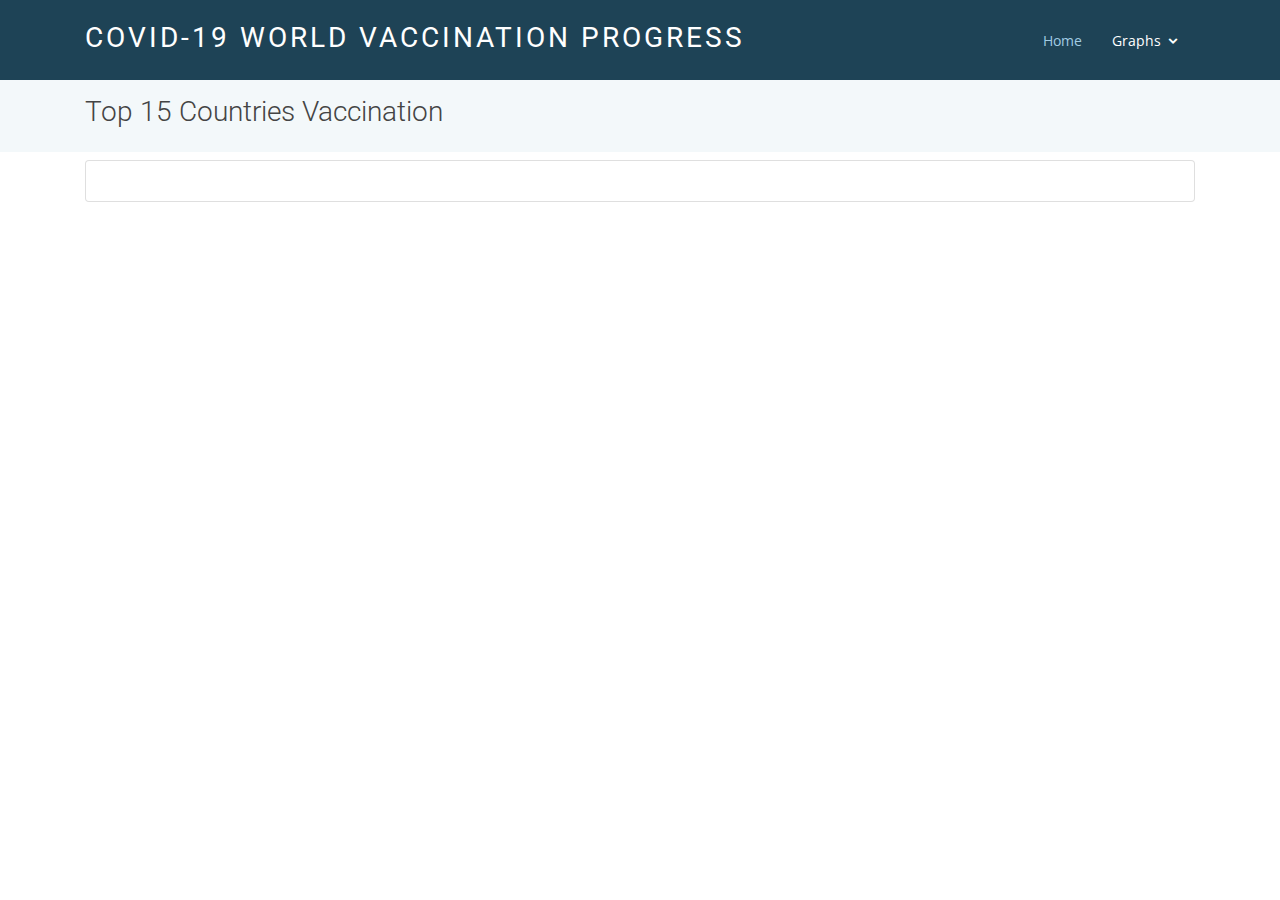
<file: templates/Graphic1.html>
<!DOCTYPE html>
<html lang="en">

<head>
  <meta charset="utf-8">
  <meta content="width=device-width, initial-scale=1.0" name="viewport">

  <title>Caccines</title>
  <meta content="" name="description">
  <meta content="" name="keywords">

  <!-- Favicons -->
  <link href="../static/assets/img/favicon.png" rel="icon">
  <link href="../static/assets/img/apple-touch-icon.png" rel="apple-touch-icon">

  <!-- Google Fonts -->
  <link href="https://fonts.googleapis.com/css?family=Open+Sans:300,300i,400,400i,600,600i,700,700i|Roboto:300,300i,400,400i,500,500i,700,700i&display=swap" rel="stylesheet">

  <!-- Vendor CSS Files -->
  <link href="../static/assets/vendor/bootstrap/css/bootstrap.min.css" rel="stylesheet">
  <link href="../static/assets/vendor/animate.css/animate.min.css" rel="stylesheet">
  <link href="../static/assets/vendor/icofont/icofont.min.css" rel="stylesheet">
  <link href="../static/assets/vendor/boxicons/css/boxicons.min.css" rel="stylesheet">
  <link href="../static/assets/vendor/venobox/venobox.css" rel="stylesheet">
  <link href="../static/assets/vendor/owl.carousel/assets/owl.carousel.min.css" rel="stylesheet">
  <link href="../static/assets/vendor/aos/aos.css" rel="stylesheet">
  <script src="https://d3js.org/d3.v6.min.js"></script>
  <script src="https://cdn.plot.ly/plotly-latest.min.js"></script>

  <!-- Template Main CSS File -->
  <link href="../static/assets/css/style.css" rel="stylesheet">

  <!-- =======================================================
  * Template Name: Moderna - v2.2.1
  * Template URL: https://bootstrapmade.com/free-bootstrap-template-corporate-moderna/
  * Author: BootstrapMade.com
  * License: https://bootstrapmade.com/license/
  ======================================================== -->
</head>

<body>

  <!-- ======= Header ======= -->
  <header id="header" class="fixed-top ">
    <div class="container">

      <div class="logo float-left">
        <h1 class="text-light"><a href="/"><span>COVID-19 World Vaccination Progress</span></a></h1>
        <!-- Uncomment below if you prefer to use an image logo -->
        <!-- <a href="index.html"><img src="assets/img/logo.png" alt="" class="img-fluid"></a>-->
      </div>

      <nav class="nav-menu float-right d-none d-lg-block">
        <ul>
          <li class="active"><a href="/">Home</a></li>
          <li class="drop-down"><a href="">Graphs</a>
            <ul>
              <li><a href="/Graphic1">Top 15</a></li>
              <li><a href="/Graphic2">Daily Worldwide</a></li>
              <li><a href="/Graphic3">Per country</a></li>
              <li><a href="/Graphic4">Map</a></li>
          
            </ul>
          </li>
          
        </ul>
      </nav><!-- .nav-menu -->

    </div>
  </header><!-- End Header -->

  <main id="main">

    <!-- ======= Our Team Section ======= -->
    <section class="breadcrumbs">
      <div class="container">

        <div class="d-flex justify-content-between align-items-center">
          <h2>Top 15 Countries Vaccination</h2>
        
        </div>

      </div>
    </section>

    <!-- ======= Team Section ======= -->
    <div class="row" data-aos="fade-up">
      <div class="col-12 mt-2">
        <div class="container">
          <div class="row">
              <div class="col-12">
                  <div class="card">
                      <div class="card-body">
                        <div id="country"></div>
                      </div>
                    </div>
              </div> 

  <!-- ======= Footer ======= -->
  <footer id="footer" data-aos="fade-up" data-aos-easing="ease-in-out" data-aos-duration="500">

    
  <a href="#" class="back-to-top"><i class="icofont-simple-up"></i></a>

  <!-- Vendor JS Files -->
  <script src="../static/assets/vendor/jquery/jquery.min.js"></script>
  <script src="../static/assets/vendor/bootstrap/js/bootstrap.bundle.min.js"></script>
  <script src="../static/assets/vendor/jquery.easing/jquery.easing.min.js"></script>
  <script src="../static/assets/vendor/php-email-form/validate.js"></script>
  <script src="../static/assets/vendor/venobox/venobox.min.js"></script>
  <script src="../static/assets/vendor/waypoints/jquery.waypoints.min.js"></script>
  <script src="../static/assets/vendor/counterup/counterup.min.js"></script>
  <script src="../static/assets/vendor/owl.carousel/owl.carousel.min.js"></script>
  <script src="../static/assets/vendor/isotope-layout/isotope.pkgd.min.js"></script>
  <script src="../static/assets/vendor/aos/aos.js"></script>

  <!-- Template Main JS File -->
  <script src="../static/assets/js/main.js"></script>
  <script src="../static/js/graphic1.js"></script>


</body>

</html>
</file>
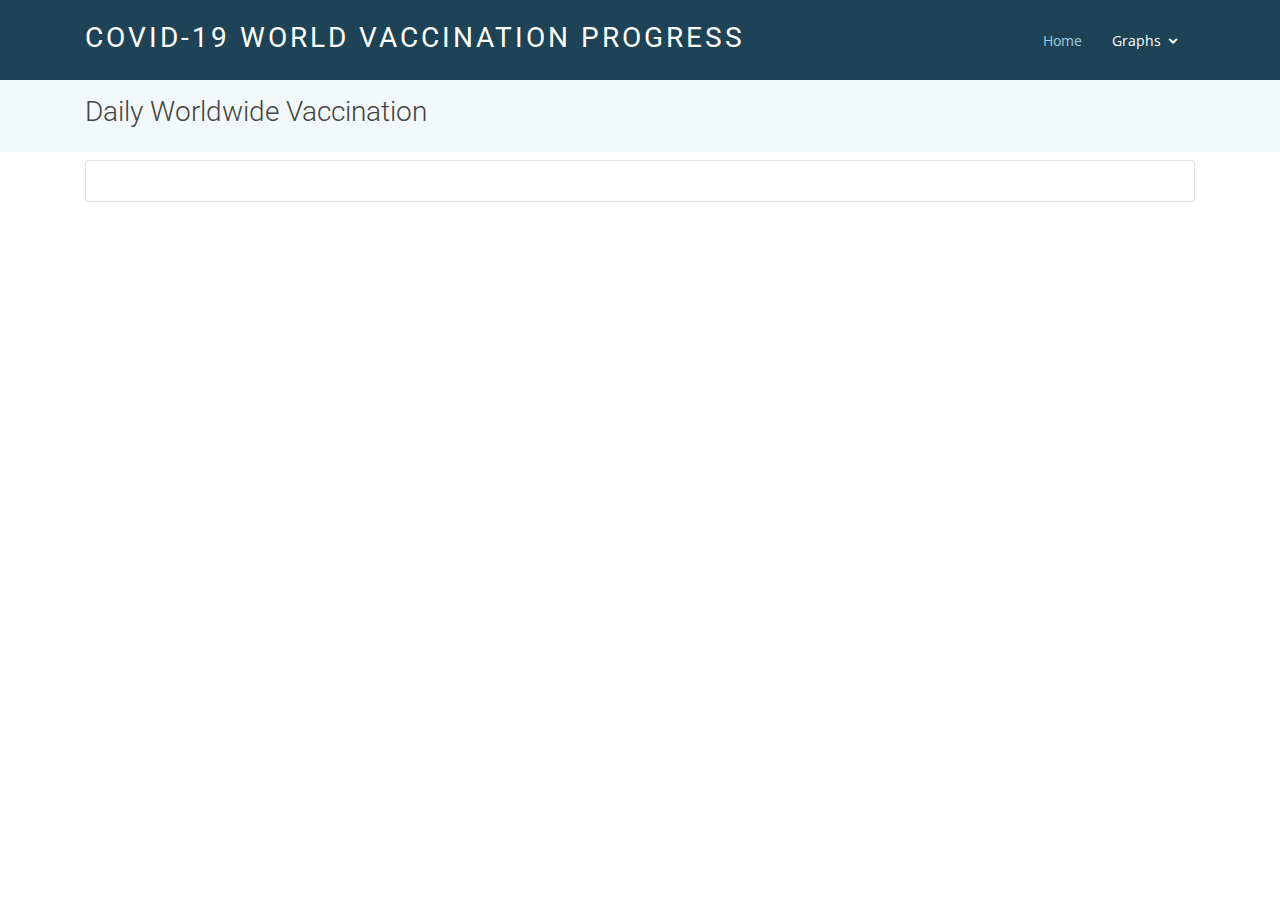
<file: templates/Graphic2.html>
<!DOCTYPE html>
<html lang="en">

<head>
  <meta charset="utf-8">
  <meta content="width=device-width, initial-scale=1.0" name="viewport">

  <title>Vaccines</title>
  <meta content="" name="description">
  <meta content="" name="keywords">

  <!-- Favicons -->
  <link href="../static/assets/img/favicon.png" rel="icon">
  <link href="../static/assets/img/apple-touch-icon.png" rel="apple-touch-icon">

  <!-- Google Fonts -->
  <link href="https://fonts.googleapis.com/css?family=Open+Sans:300,300i,400,400i,600,600i,700,700i|Roboto:300,300i,400,400i,500,500i,700,700i&display=swap" rel="stylesheet">

  <!-- Vendor CSS Files -->
  <link href="../static/assets/vendor/bootstrap/css/bootstrap.min.css" rel="stylesheet">
  <link href="../static/assets/vendor/animate.css/animate.min.css" rel="stylesheet">
  <link href="../static/assets/vendor/icofont/icofont.min.css" rel="stylesheet">
  <link href="../static/assets/vendor/boxicons/css/boxicons.min.css" rel="stylesheet">
  <link href="../static/assets/vendor/venobox/venobox.css" rel="stylesheet">
  <link href="../static/assets/vendor/owl.carousel/assets/owl.carousel.min.css" rel="stylesheet">
  <link href="../static/assets/vendor/aos/aos.css" rel="stylesheet">
  <script src="https://d3js.org/d3.v6.min.js"></script>
  <script src="https://cdn.plot.ly/plotly-latest.min.js"></script>

  <!-- Template Main CSS File -->
  <link href="../static/assets/css/style.css" rel="stylesheet">

  <!-- =======================================================
  * Template Name: Moderna - v2.2.1
  * Template URL: https://bootstrapmade.com/free-bootstrap-template-corporate-moderna/
  * Author: BootstrapMade.com
  * License: https://bootstrapmade.com/license/
  ======================================================== -->
</head>

<body>

  <!-- ======= Header ======= -->
  <header id="header" class="fixed-top ">
    <div class="container">

      <div class="logo float-left">
        <h1 class="text-light"><a href="/"><span>COVID-19 World Vaccination Progress</span></a></h1>
        <!-- Uncomment below if you prefer to use an image logo -->
        <!-- <a href="index.html"><img src="assets/img/logo.png" alt="" class="img-fluid"></a>-->
      </div>

      <nav class="nav-menu float-right d-none d-lg-block">
        <ul>
          <li class="active"><a href="/">Home</a></li>
          <li class="drop-down"><a href="">Graphs</a>
            <ul>
              <li><a href="/Graphic1">Top 15</a></li>
              <li><a href="/Graphic2">Daily Worldwide</a></li>
              <li><a href="/Graphic3">Per country</a></li>
          
            </ul>
          </li>
          
        </ul>
      </nav><!-- .nav-menu -->

    </div>
  </header><!-- End Header -->

  <main id="main">

    <!-- ======= Our Team Section ======= -->
    <section class="breadcrumbs">
      <div class="container">

        <div class="d-flex justify-content-between align-items-center">
          <h2>Daily Worldwide Vaccination</h2>
        
        </div>

      </div>
    </section>

    <!-- ======= Team Section ======= -->
    <div class="row" data-aos="fade-up">
      <div class="col-12 mt-2">
        <div class="container">
          <div class="row">
              <div class="col-12">
                  <div class="card">
                      <div class="card-body">
                        <div id="world"></div>
                      </div>
                    </div>
              </div> 

  <!-- ======= Footer ======= -->
  <footer id="footer" data-aos="fade-up" data-aos-easing="ease-in-out" data-aos-duration="500">

    
  <a href="#" class="back-to-top"><i class="icofont-simple-up"></i></a>

  <!-- Vendor JS Files -->
  <script src="../static/assets/vendor/jquery/jquery.min.js"></script>
  <script src="../static/assets/vendor/bootstrap/js/bootstrap.bundle.min.js"></script>
  <script src="../static/assets/vendor/jquery.easing/jquery.easing.min.js"></script>
  <script src="../static/assets/vendor/php-email-form/validate.js"></script>
  <script src="../static/assets/vendor/venobox/venobox.min.js"></script>
  <script src="../static/assets/vendor/waypoints/jquery.waypoints.min.js"></script>
  <script src="../static/assets/vendor/counterup/counterup.min.js"></script>
  <script src="../static/assets/vendor/owl.carousel/owl.carousel.min.js"></script>
  <script src="../static/assets/vendor/isotope-layout/isotope.pkgd.min.js"></script>
  <script src="../static/assets/vendor/aos/aos.js"></script>

  <!-- Template Main JS File -->
  <script src="../static/assets/js/main.js"></script>
  <script src="../static/js/config.js"></script>
</body>

</html>
</file>
<file: Moderna/assets/vendor/venobox/venobox.css>
/* ------ venobox.css --------*/
.vbox-overlay *, .vbox-overlay *:before, .vbox-overlay *:after{
    -webkit-backface-visibility: hidden;
    -webkit-box-sizing:border-box;
    -moz-box-sizing:border-box;
    box-sizing:border-box;
}
.vbox-overlay * { 
    -webkit-backface-visibility: visible;
    backface-visibility: visible;
}
.vbox-overlay{
    display: -webkit-flex;
    display: flex;
    -webkit-flex-direction: column;
    flex-direction: column;
    -webkit-justify-content: center;
    justify-content: center;
    -webkit-align-items: center;
    align-items: center;
    position: fixed;
    left: 0;
    top: 0;
    bottom: 0;
    right: 0;
    z-index: 999999;
}

/* ----- navigation ----- */
.vbox-title{
    width: 100%;
    height: 40px;
    float: left;
    text-align: center;
    line-height: 28px;
    font-size: 12px;
    padding: 6px 50px;
    overflow: hidden;
    position: fixed;
    display: none;
    left: 0;
    z-index: 89;
}
.vbox-close{
    cursor: pointer;
    position: fixed;
    top: -1px;
    right: 0;
    width: 50px;
    height: 40px;
    padding: 6px;
    display: block;
    background-position:10px center;
    overflow: hidden;
    font-size: 24px;
    line-height: 1;
    text-align: center;
    z-index: 99;
}
.vbox-left{
    cursor: pointer;
    position: fixed;
    left: 0;
    height: 40px;
    overflow: hidden;
    line-height: 28px;
    font-size: 12px;
    z-index: 99;
    display: flex;
    align-items:center;
}
.vbox-num{
    display: inline-block;
    margin: 6px 0 6px 15px;
}
/* ----- Social share ----- */
.vbox-share{
    line-height: 28px;
    font-size: 12px;
    overflow: hidden;
    position: fixed;
    left: 0;
    z-index: 98;
    display: flex;
    align-items:center;
    justify-content: center;
    width: 100%;
    text-align: center;
}
.vbox-share svg{
    max-height: 28px;
    width: 28px;
    z-index: 10;
    margin-left: 12px;
    margin-top: 6px;
    margin-bottom: 6px;
    vertical-align: middle;
}


/* ----- navigation ARROWS ----- */
.vbox-next, .vbox-prev{
    position: fixed;
    top: 50%;
    margin-top: -15px;
    overflow: hidden;
    cursor: pointer;
    display: block;
    width: 45px;
    height: 45px;
    z-index: 99;
}
.vbox-next span, .vbox-prev span{
    position: relative;
    width: 20px;
    height: 20px;
    border: 2px solid transparent;
    border-top-color: #B6B6B6;
    border-right-color: #B6B6B6;
    text-indent: -100px;
    position: absolute;
    top: 8px;
    display: block;
}
.vbox-prev{
    left: 15px;
}
.vbox-next{
    right: 15px;
}
.vbox-prev span{
    left: 10px;
    -ms-transform: rotate(-135deg);
    -webkit-transform: rotate(-135deg);
    transform: rotate(-135deg);
}
.vbox-next span{
    -ms-transform: rotate(45deg);
    -webkit-transform: rotate(45deg);
    transform: rotate(45deg);
    right: 10px;
}
/* ------- inline window ------ */
.vbox-inline{
    width: 420px;
    height: 315px;
    height: 70vh;
    padding: 10px;
    background: #fff;
    margin: 0 auto;
    overflow: auto;
    text-align: left;
}
/* ------- Video & iFrames window ------ */
.venoframe{
    max-width: 100%;
    width: 100%;
    border: none;
    width: 100%;
    height: 260px;
    height: 70vh;
}
.venoframe.vbvid{
    height: 260px;
}
@media (min-width: 768px) {
    .venoframe, .vbox-inline{
        width: 90%;
        height: 360px;
        height: 70vh;
    }
    .venoframe.vbvid{
        width: 640px;
        height: 360px;
    }
}
@media (min-width: 992px) {
    .venoframe, .vbox-inline{
        max-width: 1200px;
        width: 80%;
        height: 540px;
        height: 70vh;
    }
    .venoframe.vbvid{
        width: 960px;
        height: 540px;
    }
}
/* 
Please do NOT edit this part! 
or at least read this note: http://i.imgur.com/7C0ws9e.gif
*/
.vbox-open{
    overflow: hidden;
}
.vbox-container{
    position: absolute;
    left: 0;
    right: 0;
    top: 0;
    bottom: 0;
    overflow-x: hidden;
    overflow-y: scroll;
    overflow-scrolling: touch;
    -webkit-overflow-scrolling: touch;
    z-index: 20;
    max-height: 100%;

}

.vbox-content{
    text-align: center;
    float: left;
    width: 100%;
    position: relative;
    overflow: hidden;
    padding: 20px 4%;
}
.vbox-container img{
    max-width: 100%;
    height: auto;
}
.vbox-figlio{
    box-shadow: 0 0 12px rgba(0,0,0,0.19), 0 6px 6px rgba(0,0,0,0.23);
    max-width: 100%;
    text-align: initial;
}
img.vbox-figlio{
    -webkit-user-select: none;
-khtml-user-select: none;
-moz-user-select: none;
-o-user-select: none;
user-select: none;
}
.vbox-content.swipe-left{
    margin-left: -200px !important;
}
.vbox-content.swipe-right{
    margin-left: 200px !important;
}
.vbox-animated{
    webkit-transition: margin 300ms ease-out;
    transition: margin 300ms ease-out;
}

/* ---------- preloader ----------
 * SPINKIT 
 * http://tobiasahlin.com/spinkit/
-------------------------------- */
.sk-double-bounce,.sk-rotating-plane{width:40px;height:40px;margin:40px auto}.sk-rotating-plane{background-color:#333;-webkit-animation:sk-rotatePlane 1.2s infinite ease-in-out;animation:sk-rotatePlane 1.2s infinite ease-in-out}@-webkit-keyframes sk-rotatePlane{0%{-webkit-transform:perspective(120px) rotateX(0) rotateY(0);transform:perspective(120px) rotateX(0) rotateY(0)}50%{-webkit-transform:perspective(120px) rotateX(-180.1deg) rotateY(0);transform:perspective(120px) rotateX(-180.1deg) rotateY(0)}100%{-webkit-transform:perspective(120px) rotateX(-180deg) rotateY(-179.9deg);transform:perspective(120px) rotateX(-180deg) rotateY(-179.9deg)}}@keyframes sk-rotatePlane{0%{-webkit-transform:perspective(120px) rotateX(0) rotateY(0);transform:perspective(120px) rotateX(0) rotateY(0)}50%{-webkit-transform:perspective(120px) rotateX(-180.1deg) rotateY(0);transform:perspective(120px) rotateX(-180.1deg) rotateY(0)}100%{-webkit-transform:perspective(120px) rotateX(-180deg) rotateY(-179.9deg);transform:perspective(120px) rotateX(-180deg) rotateY(-179.9deg)}}.sk-double-bounce{position:relative}.sk-double-bounce .sk-child{width:100%;height:100%;border-radius:50%;background-color:#333;opacity:.6;position:absolute;top:0;left:0;-webkit-animation:sk-doubleBounce 2s infinite ease-in-out;animation:sk-doubleBounce 2s infinite ease-in-out}.sk-chasing-dots .sk-child,.sk-spinner-pulse,.sk-three-bounce .sk-child{background-color:#333;border-radius:100%}.sk-double-bounce .sk-double-bounce2{-webkit-animation-delay:-1s;animation-delay:-1s}@-webkit-keyframes sk-doubleBounce{0%,100%{-webkit-transform:scale(0);transform:scale(0)}50%{-webkit-transform:scale(1);transform:scale(1)}}@keyframes sk-doubleBounce{0%,100%{-webkit-transform:scale(0);transform:scale(0)}50%{-webkit-transform:scale(1);transform:scale(1)}}.sk-wave{margin:40px auto;width:50px;height:40px;text-align:center;font-size:10px}.sk-wave .sk-rect{background-color:#333;height:100%;width:6px;display:inline-block;-webkit-animation:sk-waveStretchDelay 1.2s infinite ease-in-out;animation:sk-waveStretchDelay 1.2s infinite ease-in-out}.sk-wave .sk-rect1{-webkit-animation-delay:-1.2s;animation-delay:-1.2s}.sk-wave .sk-rect2{-webkit-animation-delay:-1.1s;animation-delay:-1.1s}.sk-wave .sk-rect3{-webkit-animation-delay:-1s;animation-delay:-1s}.sk-wave .sk-rect4{-webkit-animation-delay:-.9s;animation-delay:-.9s}.sk-wave .sk-rect5{-webkit-animation-delay:-.8s;animation-delay:-.8s}@-webkit-keyframes sk-waveStretchDelay{0%,100%,40%{-webkit-transform:scaleY(.4);transform:scaleY(.4)}20%{-webkit-transform:scaleY(1);transform:scaleY(1)}}@keyframes sk-waveStretchDelay{0%,100%,40%{-webkit-transform:scaleY(.4);transform:scaleY(.4)}20%{-webkit-transform:scaleY(1);transform:scaleY(1)}}.sk-wandering-cubes{margin:40px auto;width:40px;height:40px;position:relative}.sk-wandering-cubes .sk-cube{background-color:#333;width:10px;height:10px;position:absolute;top:0;left:0;-webkit-animation:sk-wanderingCube 1.8s ease-in-out -1.8s infinite both;animation:sk-wanderingCube 1.8s ease-in-out -1.8s infinite both}.sk-chasing-dots,.sk-spinner-pulse{width:40px;height:40px;margin:40px auto}.sk-wandering-cubes .sk-cube2{-webkit-animation-delay:-.9s;animation-delay:-.9s}@-webkit-keyframes sk-wanderingCube{0%{-webkit-transform:rotate(0);transform:rotate(0)}25%{-webkit-transform:translateX(30px) rotate(-90deg) scale(.5);transform:translateX(30px) rotate(-90deg) scale(.5)}50%{-webkit-transform:translateX(30px) translateY(30px) rotate(-179deg);transform:translateX(30px) translateY(30px) rotate(-179deg)}50.1%{-webkit-transform:translateX(30px) translateY(30px) rotate(-180deg);transform:translateX(30px) translateY(30px) rotate(-180deg)}75%{-webkit-transform:translateX(0) translateY(30px) rotate(-270deg) scale(.5);transform:translateX(0) translateY(30px) rotate(-270deg) scale(.5)}100%{-webkit-transform:rotate(-360deg);transform:rotate(-360deg)}}@keyframes sk-wanderingCube{0%{-webkit-transform:rotate(0);transform:rotate(0)}25%{-webkit-transform:translateX(30px) rotate(-90deg) scale(.5);transform:translateX(30px) rotate(-90deg) scale(.5)}50%{-webkit-transform:translateX(30px) translateY(30px) rotate(-179deg);transform:translateX(30px) translateY(30px) rotate(-179deg)}50.1%{-webkit-transform:translateX(30px) translateY(30px) rotate(-180deg);transform:translateX(30px) translateY(30px) rotate(-180deg)}75%{-webkit-transform:translateX(0) translateY(30px) rotate(-270deg) scale(.5);transform:translateX(0) translateY(30px) rotate(-270deg) scale(.5)}100%{-webkit-transform:rotate(-360deg);transform:rotate(-360deg)}}.sk-spinner-pulse{-webkit-animation:sk-pulseScaleOut 1s infinite ease-in-out;animation:sk-pulseScaleOut 1s infinite ease-in-out}@-webkit-keyframes sk-pulseScaleOut{0%{-webkit-transform:scale(0);transform:scale(0)}100%{-webkit-transform:scale(1);transform:scale(1);opacity:0}}@keyframes sk-pulseScaleOut{0%{-webkit-transform:scale(0);transform:scale(0)}100%{-webkit-transform:scale(1);transform:scale(1);opacity:0}}.sk-chasing-dots{position:relative;text-align:center;-webkit-animation:sk-chasingDotsRotate 2s infinite linear;animation:sk-chasingDotsRotate 2s infinite linear}.sk-chasing-dots .sk-child{width:60%;height:60%;display:inline-block;position:absolute;top:0;-webkit-animation:sk-chasingDotsBounce 2s infinite ease-in-out;animation:sk-chasingDotsBounce 2s infinite ease-in-out}.sk-chasing-dots .sk-dot2{top:auto;bottom:0;-webkit-animation-delay:-1s;animation-delay:-1s}@-webkit-keyframes sk-chasingDotsRotate{100%{-webkit-transform:rotate(360deg);transform:rotate(360deg)}}@keyframes sk-chasingDotsRotate{100%{-webkit-transform:rotate(360deg);transform:rotate(360deg)}}@-webkit-keyframes sk-chasingDotsBounce{0%,100%{-webkit-transform:scale(0);transform:scale(0)}50%{-webkit-transform:scale(1);transform:scale(1)}}@keyframes sk-chasingDotsBounce{0%,100%{-webkit-transform:scale(0);transform:scale(0)}50%{-webkit-transform:scale(1);transform:scale(1)}}.sk-three-bounce{margin:40px auto;width:80px;text-align:center}.sk-three-bounce .sk-child{width:20px;height:20px;display:inline-block;-webkit-animation:sk-three-bounce 1.4s ease-in-out 0s infinite both;animation:sk-three-bounce 1.4s ease-in-out 0s infinite both}.sk-circle .sk-child:before,.sk-fading-circle .sk-circle:before{display:block;border-radius:100%;content:'';background-color:#333}.sk-three-bounce .sk-bounce1{-webkit-animation-delay:-.32s;animation-delay:-.32s}.sk-three-bounce .sk-bounce2{-webkit-animation-delay:-.16s;animation-delay:-.16s}@-webkit-keyframes sk-three-bounce{0%,100%,80%{-webkit-transform:scale(0);transform:scale(0)}40%{-webkit-transform:scale(1);transform:scale(1)}}@keyframes sk-three-bounce{0%,100%,80%{-webkit-transform:scale(0);transform:scale(0)}40%{-webkit-transform:scale(1);transform:scale(1)}}.sk-circle{margin:40px auto;width:40px;height:40px;position:relative}.sk-circle .sk-child{width:100%;height:100%;position:absolute;left:0;top:0}.sk-circle .sk-child:before{margin:0 auto;width:15%;height:15%;-webkit-animation:sk-circleBounceDelay 1.2s infinite ease-in-out both;animation:sk-circleBounceDelay 1.2s infinite ease-in-out both}.sk-circle .sk-circle2{-webkit-transform:rotate(30deg);-ms-transform:rotate(30deg);transform:rotate(30deg)}.sk-circle .sk-circle3{-webkit-transform:rotate(60deg);-ms-transform:rotate(60deg);transform:rotate(60deg)}.sk-circle .sk-circle4{-webkit-transform:rotate(90deg);-ms-transform:rotate(90deg);transform:rotate(90deg)}.sk-circle .sk-circle5{-webkit-transform:rotate(120deg);-ms-transform:rotate(120deg);transform:rotate(120deg)}.sk-circle .sk-circle6{-webkit-transform:rotate(150deg);-ms-transform:rotate(150deg);transform:rotate(150deg)}.sk-circle .sk-circle7{-webkit-transform:rotate(180deg);-ms-transform:rotate(180deg);transform:rotate(180deg)}.sk-circle .sk-circle8{-webkit-transform:rotate(210deg);-ms-transform:rotate(210deg);transform:rotate(210deg)}.sk-circle .sk-circle9{-webkit-transform:rotate(240deg);-ms-transform:rotate(240deg);transform:rotate(240deg)}.sk-circle .sk-circle10{-webkit-transform:rotate(270deg);-ms-transform:rotate(270deg);transform:rotate(270deg)}.sk-circle .sk-circle11{-webkit-transform:rotate(300deg);-ms-transform:rotate(300deg);transform:rotate(300deg)}.sk-circle .sk-circle12{-webkit-transform:rotate(330deg);-ms-transform:rotate(330deg);transform:rotate(330deg)}.sk-circle .sk-circle2:before{-webkit-animation-delay:-1.1s;animation-delay:-1.1s}.sk-circle .sk-circle3:before{-webkit-animation-delay:-1s;animation-delay:-1s}.sk-circle .sk-circle4:before{-webkit-animation-delay:-.9s;animation-delay:-.9s}.sk-circle .sk-circle5:before{-webkit-animation-delay:-.8s;animation-delay:-.8s}.sk-circle .sk-circle6:before{-webkit-animation-delay:-.7s;animation-delay:-.7s}.sk-circle .sk-circle7:before{-webkit-animation-delay:-.6s;animation-delay:-.6s}.sk-circle .sk-circle8:before{-webkit-animation-delay:-.5s;animation-delay:-.5s}.sk-circle .sk-circle9:before{-webkit-animation-delay:-.4s;animation-delay:-.4s}.sk-circle .sk-circle10:before{-webkit-animation-delay:-.3s;animation-delay:-.3s}.sk-circle .sk-circle11:before{-webkit-animation-delay:-.2s;animation-delay:-.2s}.sk-circle .sk-circle12:before{-webkit-animation-delay:-.1s;animation-delay:-.1s}@-webkit-keyframes sk-circleBounceDelay{0%,100%,80%{-webkit-transform:scale(0);transform:scale(0)}40%{-webkit-transform:scale(1);transform:scale(1)}}@keyframes sk-circleBounceDelay{0%,100%,80%{-webkit-transform:scale(0);transform:scale(0)}40%{-webkit-transform:scale(1);transform:scale(1)}}.sk-cube-grid{width:40px;height:40px;margin:40px auto}.sk-cube-grid .sk-cube{width:33.33%;height:33.33%;background-color:#333;float:left;-webkit-animation:sk-cubeGridScaleDelay 1.3s infinite ease-in-out;animation:sk-cubeGridScaleDelay 1.3s infinite ease-in-out}.sk-cube-grid .sk-cube1{-webkit-animation-delay:.2s;animation-delay:.2s}.sk-cube-grid .sk-cube2{-webkit-animation-delay:.3s;animation-delay:.3s}.sk-cube-grid .sk-cube3{-webkit-animation-delay:.4s;animation-delay:.4s}.sk-cube-grid .sk-cube4{-webkit-animation-delay:.1s;animation-delay:.1s}.sk-cube-grid .sk-cube5{-webkit-animation-delay:.2s;animation-delay:.2s}.sk-cube-grid .sk-cube6{-webkit-animation-delay:.3s;animation-delay:.3s}.sk-cube-grid .sk-cube7{-webkit-animation-delay:0ms;animation-delay:0ms}.sk-cube-grid .sk-cube8{-webkit-animation-delay:.1s;animation-delay:.1s}.sk-cube-grid .sk-cube9{-webkit-animation-delay:.2s;animation-delay:.2s}@-webkit-keyframes sk-cubeGridScaleDelay{0%,100%,70%{-webkit-transform:scale3D(1,1,1);transform:scale3D(1,1,1)}35%{-webkit-transform:scale3D(0,0,1);transform:scale3D(0,0,1)}}@keyframes sk-cubeGridScaleDelay{0%,100%,70%{-webkit-transform:scale3D(1,1,1);transform:scale3D(1,1,1)}35%{-webkit-transform:scale3D(0,0,1);transform:scale3D(0,0,1)}}.sk-fading-circle{margin:40px auto;width:40px;height:40px;position:relative}.sk-fading-circle .sk-circle{width:100%;height:100%;position:absolute;left:0;top:0}.sk-fading-circle .sk-circle:before{margin:0 auto;width:15%;height:15%;-webkit-animation:sk-circleFadeDelay 1.2s infinite ease-in-out both;animation:sk-circleFadeDelay 1.2s infinite ease-in-out both}.sk-fading-circle .sk-circle2{-webkit-transform:rotate(30deg);-ms-transform:rotate(30deg);transform:rotate(30deg)}.sk-fading-circle .sk-circle3{-webkit-transform:rotate(60deg);-ms-transform:rotate(60deg);transform:rotate(60deg)}.sk-fading-circle .sk-circle4{-webkit-transform:rotate(90deg);-ms-transform:rotate(90deg);transform:rotate(90deg)}.sk-fading-circle .sk-circle5{-webkit-transform:rotate(120deg);-ms-transform:rotate(120deg);transform:rotate(120deg)}.sk-fading-circle .sk-circle6{-webkit-transform:rotate(150deg);-ms-transform:rotate(150deg);transform:rotate(150deg)}.sk-fading-circle .sk-circle7{-webkit-transform:rotate(180deg);-ms-transform:rotate(180deg);transform:rotate(180deg)}.sk-fading-circle .sk-circle8{-webkit-transform:rotate(210deg);-ms-transform:rotate(210deg);transform:rotate(210deg)}.sk-fading-circle .sk-circle9{-webkit-transform:rotate(240deg);-ms-transform:rotate(240deg);transform:rotate(240deg)}.sk-fading-circle .sk-circle10{-webkit-transform:rotate(270deg);-ms-transform:rotate(270deg);transform:rotate(270deg)}.sk-fading-circle .sk-circle11{-webkit-transform:rotate(300deg);-ms-transform:rotate(300deg);transform:rotate(300deg)}.sk-fading-circle .sk-circle12{-webkit-transform:rotate(330deg);-ms-transform:rotate(330deg);transform:rotate(330deg)}.sk-fading-circle .sk-circle2:before{-webkit-animation-delay:-1.1s;animation-delay:-1.1s}.sk-fading-circle .sk-circle3:before{-webkit-animation-delay:-1s;animation-delay:-1s}.sk-fading-circle .sk-circle4:before{-webkit-animation-delay:-.9s;animation-delay:-.9s}.sk-fading-circle .sk-circle5:before{-webkit-animation-delay:-.8s;animation-delay:-.8s}.sk-fading-circle .sk-circle6:before{-webkit-animation-delay:-.7s;animation-delay:-.7s}.sk-fading-circle .sk-circle7:before{-webkit-animation-delay:-.6s;animation-delay:-.6s}.sk-fading-circle .sk-circle8:before{-webkit-animation-delay:-.5s;animation-delay:-.5s}.sk-fading-circle .sk-circle9:before{-webkit-animation-delay:-.4s;animation-delay:-.4s}.sk-fading-circle .sk-circle10:before{-webkit-animation-delay:-.3s;animation-delay:-.3s}.sk-fading-circle .sk-circle11:before{-webkit-animation-delay:-.2s;animation-delay:-.2s}.sk-fading-circle .sk-circle12:before{-webkit-animation-delay:-.1s;animation-delay:-.1s}@-webkit-keyframes sk-circleFadeDelay{0%,100%,39%{opacity:0}40%{opacity:1}}@keyframes sk-circleFadeDelay{0%,100%,39%{opacity:0}40%{opacity:1}}.sk-folding-cube{margin:40px auto;width:40px;height:40px;position:relative;-webkit-transform:rotateZ(45deg);transform:rotateZ(45deg)}.sk-folding-cube .sk-cube{float:left;width:50%;height:50%;position:relative;-webkit-transform:scale(1.1);-ms-transform:scale(1.1);transform:scale(1.1)}.sk-folding-cube .sk-cube:before{content:'';position:absolute;top:0;left:0;width:100%;height:100%;background-color:#333;-webkit-animation:sk-foldCubeAngle 2.4s infinite linear both;animation:sk-foldCubeAngle 2.4s infinite linear both;-webkit-transform-origin:100% 100%;-ms-transform-origin:100% 100%;transform-origin:100% 100%}.sk-folding-cube .sk-cube2{-webkit-transform:scale(1.1) rotateZ(90deg);transform:scale(1.1) rotateZ(90deg)}.sk-folding-cube .sk-cube3{-webkit-transform:scale(1.1) rotateZ(180deg);transform:scale(1.1) rotateZ(180deg)}.sk-folding-cube .sk-cube4{-webkit-transform:scale(1.1) rotateZ(270deg);transform:scale(1.1) rotateZ(270deg)}.sk-folding-cube .sk-cube2:before{-webkit-animation-delay:.3s;animation-delay:.3s}.sk-folding-cube .sk-cube3:before{-webkit-animation-delay:.6s;animation-delay:.6s}.sk-folding-cube .sk-cube4:before{-webkit-animation-delay:.9s;animation-delay:.9s}@-webkit-keyframes sk-foldCubeAngle{0%,10%{-webkit-transform:perspective(140px) rotateX(-180deg);transform:perspective(140px) rotateX(-180deg);opacity:0}25%,75%{-webkit-transform:perspective(140px) rotateX(0);transform:perspective(140px) rotateX(0);opacity:1}100%,90%{-webkit-transform:perspective(140px) rotateY(180deg);transform:perspective(140px) rotateY(180deg);opacity:0}}@keyframes sk-foldCubeAngle{0%,10%{-webkit-transform:perspective(140px) rotateX(-180deg);transform:perspective(140px) rotateX(-180deg);opacity:0}25%,75%{-webkit-transform:perspective(140px) rotateX(0);transform:perspective(140px) rotateX(0);opacity:1}100%,90%{-webkit-transform:perspective(140px) rotateY(180deg);transform:perspective(140px) rotateY(180deg);opacity:0}}
</file>
<file: static/assets/vendor/venobox/venobox.css>
/* ------ venobox.css --------*/
.vbox-overlay *, .vbox-overlay *:before, .vbox-overlay *:after{
    -webkit-backface-visibility: hidden;
    -webkit-box-sizing:border-box;
    -moz-box-sizing:border-box;
    box-sizing:border-box;
}
.vbox-overlay * { 
    -webkit-backface-visibility: visible;
    backface-visibility: visible;
}
.vbox-overlay{
    display: -webkit-flex;
    display: flex;
    -webkit-flex-direction: column;
    flex-direction: column;
    -webkit-justify-content: center;
    justify-content: center;
    -webkit-align-items: center;
    align-items: center;
    position: fixed;
    left: 0;
    top: 0;
    bottom: 0;
    right: 0;
    z-index: 999999;
}

/* ----- navigation ----- */
.vbox-title{
    width: 100%;
    height: 40px;
    float: left;
    text-align: center;
    line-height: 28px;
    font-size: 12px;
    padding: 6px 50px;
    overflow: hidden;
    position: fixed;
    display: none;
    left: 0;
    z-index: 89;
}
.vbox-close{
    cursor: pointer;
    position: fixed;
    top: -1px;
    right: 0;
    width: 50px;
    height: 40px;
    padding: 6px;
    display: block;
    background-position:10px center;
    overflow: hidden;
    font-size: 24px;
    line-height: 1;
    text-align: center;
    z-index: 99;
}
.vbox-left{
    cursor: pointer;
    position: fixed;
    left: 0;
    height: 40px;
    overflow: hidden;
    line-height: 28px;
    font-size: 12px;
    z-index: 99;
    display: flex;
    align-items:center;
}
.vbox-num{
    display: inline-block;
    margin: 6px 0 6px 15px;
}
/* ----- Social share ----- */
.vbox-share{
    line-height: 28px;
    font-size: 12px;
    overflow: hidden;
    position: fixed;
    left: 0;
    z-index: 98;
    display: flex;
    align-items:center;
    justify-content: center;
    width: 100%;
    text-align: center;
}
.vbox-share svg{
    max-height: 28px;
    width: 28px;
    z-index: 10;
    margin-left: 12px;
    margin-top: 6px;
    margin-bottom: 6px;
    vertical-align: middle;
}


/* ----- navigation ARROWS ----- */
.vbox-next, .vbox-prev{
    position: fixed;
    top: 50%;
    margin-top: -15px;
    overflow: hidden;
    cursor: pointer;
    display: block;
    width: 45px;
    height: 45px;
    z-index: 99;
}
.vbox-next span, .vbox-prev span{
    position: relative;
    width: 20px;
    height: 20px;
    border: 2px solid transparent;
    border-top-color: #B6B6B6;
    border-right-color: #B6B6B6;
    text-indent: -100px;
    position: absolute;
    top: 8px;
    display: block;
}
.vbox-prev{
    left: 15px;
}
.vbox-next{
    right: 15px;
}
.vbox-prev span{
    left: 10px;
    -ms-transform: rotate(-135deg);
    -webkit-transform: rotate(-135deg);
    transform: rotate(-135deg);
}
.vbox-next span{
    -ms-transform: rotate(45deg);
    -webkit-transform: rotate(45deg);
    transform: rotate(45deg);
    right: 10px;
}
/* ------- inline window ------ */
.vbox-inline{
    width: 420px;
    height: 315px;
    height: 70vh;
    padding: 10px;
    background: #fff;
    margin: 0 auto;
    overflow: auto;
    text-align: left;
}
/* ------- Video & iFrames window ------ */
.venoframe{
    max-width: 100%;
    width: 100%;
    border: none;
    width: 100%;
    height: 260px;
    height: 70vh;
}
.venoframe.vbvid{
    height: 260px;
}
@media (min-width: 768px) {
    .venoframe, .vbox-inline{
        width: 90%;
        height: 360px;
        height: 70vh;
    }
    .venoframe.vbvid{
        width: 640px;
        height: 360px;
    }
}
@media (min-width: 992px) {
    .venoframe, .vbox-inline{
        max-width: 1200px;
        width: 80%;
        height: 540px;
        height: 70vh;
    }
    .venoframe.vbvid{
        width: 960px;
        height: 540px;
    }
}
/* 
Please do NOT edit this part! 
or at least read this note: http://i.imgur.com/7C0ws9e.gif
*/
.vbox-open{
    overflow: hidden;
}
.vbox-container{
    position: absolute;
    left: 0;
    right: 0;
    top: 0;
    bottom: 0;
    overflow-x: hidden;
    overflow-y: scroll;
    overflow-scrolling: touch;
    -webkit-overflow-scrolling: touch;
    z-index: 20;
    max-height: 100%;

}

.vbox-content{
    text-align: center;
    float: left;
    width: 100%;
    position: relative;
    overflow: hidden;
    padding: 20px 4%;
}
.vbox-container img{
    max-width: 100%;
    height: auto;
}
.vbox-figlio{
    box-shadow: 0 0 12px rgba(0,0,0,0.19), 0 6px 6px rgba(0,0,0,0.23);
    max-width: 100%;
    text-align: initial;
}
img.vbox-figlio{
    -webkit-user-select: none;
-khtml-user-select: none;
-moz-user-select: none;
-o-user-select: none;
user-select: none;
}
.vbox-content.swipe-left{
    margin-left: -200px !important;
}
.vbox-content.swipe-right{
    margin-left: 200px !important;
}
.vbox-animated{
    webkit-transition: margin 300ms ease-out;
    transition: margin 300ms ease-out;
}

/* ---------- preloader ----------
 * SPINKIT 
 * http://tobiasahlin.com/spinkit/
-------------------------------- */
.sk-double-bounce,.sk-rotating-plane{width:40px;height:40px;margin:40px auto}.sk-rotating-plane{background-color:#333;-webkit-animation:sk-rotatePlane 1.2s infinite ease-in-out;animation:sk-rotatePlane 1.2s infinite ease-in-out}@-webkit-keyframes sk-rotatePlane{0%{-webkit-transform:perspective(120px) rotateX(0) rotateY(0);transform:perspective(120px) rotateX(0) rotateY(0)}50%{-webkit-transform:perspective(120px) rotateX(-180.1deg) rotateY(0);transform:perspective(120px) rotateX(-180.1deg) rotateY(0)}100%{-webkit-transform:perspective(120px) rotateX(-180deg) rotateY(-179.9deg);transform:perspective(120px) rotateX(-180deg) rotateY(-179.9deg)}}@keyframes sk-rotatePlane{0%{-webkit-transform:perspective(120px) rotateX(0) rotateY(0);transform:perspective(120px) rotateX(0) rotateY(0)}50%{-webkit-transform:perspective(120px) rotateX(-180.1deg) rotateY(0);transform:perspective(120px) rotateX(-180.1deg) rotateY(0)}100%{-webkit-transform:perspective(120px) rotateX(-180deg) rotateY(-179.9deg);transform:perspective(120px) rotateX(-180deg) rotateY(-179.9deg)}}.sk-double-bounce{position:relative}.sk-double-bounce .sk-child{width:100%;height:100%;border-radius:50%;background-color:#333;opacity:.6;position:absolute;top:0;left:0;-webkit-animation:sk-doubleBounce 2s infinite ease-in-out;animation:sk-doubleBounce 2s infinite ease-in-out}.sk-chasing-dots .sk-child,.sk-spinner-pulse,.sk-three-bounce .sk-child{background-color:#333;border-radius:100%}.sk-double-bounce .sk-double-bounce2{-webkit-animation-delay:-1s;animation-delay:-1s}@-webkit-keyframes sk-doubleBounce{0%,100%{-webkit-transform:scale(0);transform:scale(0)}50%{-webkit-transform:scale(1);transform:scale(1)}}@keyframes sk-doubleBounce{0%,100%{-webkit-transform:scale(0);transform:scale(0)}50%{-webkit-transform:scale(1);transform:scale(1)}}.sk-wave{margin:40px auto;width:50px;height:40px;text-align:center;font-size:10px}.sk-wave .sk-rect{background-color:#333;height:100%;width:6px;display:inline-block;-webkit-animation:sk-waveStretchDelay 1.2s infinite ease-in-out;animation:sk-waveStretchDelay 1.2s infinite ease-in-out}.sk-wave .sk-rect1{-webkit-animation-delay:-1.2s;animation-delay:-1.2s}.sk-wave .sk-rect2{-webkit-animation-delay:-1.1s;animation-delay:-1.1s}.sk-wave .sk-rect3{-webkit-animation-delay:-1s;animation-delay:-1s}.sk-wave .sk-rect4{-webkit-animation-delay:-.9s;animation-delay:-.9s}.sk-wave .sk-rect5{-webkit-animation-delay:-.8s;animation-delay:-.8s}@-webkit-keyframes sk-waveStretchDelay{0%,100%,40%{-webkit-transform:scaleY(.4);transform:scaleY(.4)}20%{-webkit-transform:scaleY(1);transform:scaleY(1)}}@keyframes sk-waveStretchDelay{0%,100%,40%{-webkit-transform:scaleY(.4);transform:scaleY(.4)}20%{-webkit-transform:scaleY(1);transform:scaleY(1)}}.sk-wandering-cubes{margin:40px auto;width:40px;height:40px;position:relative}.sk-wandering-cubes .sk-cube{background-color:#333;width:10px;height:10px;position:absolute;top:0;left:0;-webkit-animation:sk-wanderingCube 1.8s ease-in-out -1.8s infinite both;animation:sk-wanderingCube 1.8s ease-in-out -1.8s infinite both}.sk-chasing-dots,.sk-spinner-pulse{width:40px;height:40px;margin:40px auto}.sk-wandering-cubes .sk-cube2{-webkit-animation-delay:-.9s;animation-delay:-.9s}@-webkit-keyframes sk-wanderingCube{0%{-webkit-transform:rotate(0);transform:rotate(0)}25%{-webkit-transform:translateX(30px) rotate(-90deg) scale(.5);transform:translateX(30px) rotate(-90deg) scale(.5)}50%{-webkit-transform:translateX(30px) translateY(30px) rotate(-179deg);transform:translateX(30px) translateY(30px) rotate(-179deg)}50.1%{-webkit-transform:translateX(30px) translateY(30px) rotate(-180deg);transform:translateX(30px) translateY(30px) rotate(-180deg)}75%{-webkit-transform:translateX(0) translateY(30px) rotate(-270deg) scale(.5);transform:translateX(0) translateY(30px) rotate(-270deg) scale(.5)}100%{-webkit-transform:rotate(-360deg);transform:rotate(-360deg)}}@keyframes sk-wanderingCube{0%{-webkit-transform:rotate(0);transform:rotate(0)}25%{-webkit-transform:translateX(30px) rotate(-90deg) scale(.5);transform:translateX(30px) rotate(-90deg) scale(.5)}50%{-webkit-transform:translateX(30px) translateY(30px) rotate(-179deg);transform:translateX(30px) translateY(30px) rotate(-179deg)}50.1%{-webkit-transform:translateX(30px) translateY(30px) rotate(-180deg);transform:translateX(30px) translateY(30px) rotate(-180deg)}75%{-webkit-transform:translateX(0) translateY(30px) rotate(-270deg) scale(.5);transform:translateX(0) translateY(30px) rotate(-270deg) scale(.5)}100%{-webkit-transform:rotate(-360deg);transform:rotate(-360deg)}}.sk-spinner-pulse{-webkit-animation:sk-pulseScaleOut 1s infinite ease-in-out;animation:sk-pulseScaleOut 1s infinite ease-in-out}@-webkit-keyframes sk-pulseScaleOut{0%{-webkit-transform:scale(0);transform:scale(0)}100%{-webkit-transform:scale(1);transform:scale(1);opacity:0}}@keyframes sk-pulseScaleOut{0%{-webkit-transform:scale(0);transform:scale(0)}100%{-webkit-transform:scale(1);transform:scale(1);opacity:0}}.sk-chasing-dots{position:relative;text-align:center;-webkit-animation:sk-chasingDotsRotate 2s infinite linear;animation:sk-chasingDotsRotate 2s infinite linear}.sk-chasing-dots .sk-child{width:60%;height:60%;display:inline-block;position:absolute;top:0;-webkit-animation:sk-chasingDotsBounce 2s infinite ease-in-out;animation:sk-chasingDotsBounce 2s infinite ease-in-out}.sk-chasing-dots .sk-dot2{top:auto;bottom:0;-webkit-animation-delay:-1s;animation-delay:-1s}@-webkit-keyframes sk-chasingDotsRotate{100%{-webkit-transform:rotate(360deg);transform:rotate(360deg)}}@keyframes sk-chasingDotsRotate{100%{-webkit-transform:rotate(360deg);transform:rotate(360deg)}}@-webkit-keyframes sk-chasingDotsBounce{0%,100%{-webkit-transform:scale(0);transform:scale(0)}50%{-webkit-transform:scale(1);transform:scale(1)}}@keyframes sk-chasingDotsBounce{0%,100%{-webkit-transform:scale(0);transform:scale(0)}50%{-webkit-transform:scale(1);transform:scale(1)}}.sk-three-bounce{margin:40px auto;width:80px;text-align:center}.sk-three-bounce .sk-child{width:20px;height:20px;display:inline-block;-webkit-animation:sk-three-bounce 1.4s ease-in-out 0s infinite both;animation:sk-three-bounce 1.4s ease-in-out 0s infinite both}.sk-circle .sk-child:before,.sk-fading-circle .sk-circle:before{display:block;border-radius:100%;content:'';background-color:#333}.sk-three-bounce .sk-bounce1{-webkit-animation-delay:-.32s;animation-delay:-.32s}.sk-three-bounce .sk-bounce2{-webkit-animation-delay:-.16s;animation-delay:-.16s}@-webkit-keyframes sk-three-bounce{0%,100%,80%{-webkit-transform:scale(0);transform:scale(0)}40%{-webkit-transform:scale(1);transform:scale(1)}}@keyframes sk-three-bounce{0%,100%,80%{-webkit-transform:scale(0);transform:scale(0)}40%{-webkit-transform:scale(1);transform:scale(1)}}.sk-circle{margin:40px auto;width:40px;height:40px;position:relative}.sk-circle .sk-child{width:100%;height:100%;position:absolute;left:0;top:0}.sk-circle .sk-child:before{margin:0 auto;width:15%;height:15%;-webkit-animation:sk-circleBounceDelay 1.2s infinite ease-in-out both;animation:sk-circleBounceDelay 1.2s infinite ease-in-out both}.sk-circle .sk-circle2{-webkit-transform:rotate(30deg);-ms-transform:rotate(30deg);transform:rotate(30deg)}.sk-circle .sk-circle3{-webkit-transform:rotate(60deg);-ms-transform:rotate(60deg);transform:rotate(60deg)}.sk-circle .sk-circle4{-webkit-transform:rotate(90deg);-ms-transform:rotate(90deg);transform:rotate(90deg)}.sk-circle .sk-circle5{-webkit-transform:rotate(120deg);-ms-transform:rotate(120deg);transform:rotate(120deg)}.sk-circle .sk-circle6{-webkit-transform:rotate(150deg);-ms-transform:rotate(150deg);transform:rotate(150deg)}.sk-circle .sk-circle7{-webkit-transform:rotate(180deg);-ms-transform:rotate(180deg);transform:rotate(180deg)}.sk-circle .sk-circle8{-webkit-transform:rotate(210deg);-ms-transform:rotate(210deg);transform:rotate(210deg)}.sk-circle .sk-circle9{-webkit-transform:rotate(240deg);-ms-transform:rotate(240deg);transform:rotate(240deg)}.sk-circle .sk-circle10{-webkit-transform:rotate(270deg);-ms-transform:rotate(270deg);transform:rotate(270deg)}.sk-circle .sk-circle11{-webkit-transform:rotate(300deg);-ms-transform:rotate(300deg);transform:rotate(300deg)}.sk-circle .sk-circle12{-webkit-transform:rotate(330deg);-ms-transform:rotate(330deg);transform:rotate(330deg)}.sk-circle .sk-circle2:before{-webkit-animation-delay:-1.1s;animation-delay:-1.1s}.sk-circle .sk-circle3:before{-webkit-animation-delay:-1s;animation-delay:-1s}.sk-circle .sk-circle4:before{-webkit-animation-delay:-.9s;animation-delay:-.9s}.sk-circle .sk-circle5:before{-webkit-animation-delay:-.8s;animation-delay:-.8s}.sk-circle .sk-circle6:before{-webkit-animation-delay:-.7s;animation-delay:-.7s}.sk-circle .sk-circle7:before{-webkit-animation-delay:-.6s;animation-delay:-.6s}.sk-circle .sk-circle8:before{-webkit-animation-delay:-.5s;animation-delay:-.5s}.sk-circle .sk-circle9:before{-webkit-animation-delay:-.4s;animation-delay:-.4s}.sk-circle .sk-circle10:before{-webkit-animation-delay:-.3s;animation-delay:-.3s}.sk-circle .sk-circle11:before{-webkit-animation-delay:-.2s;animation-delay:-.2s}.sk-circle .sk-circle12:before{-webkit-animation-delay:-.1s;animation-delay:-.1s}@-webkit-keyframes sk-circleBounceDelay{0%,100%,80%{-webkit-transform:scale(0);transform:scale(0)}40%{-webkit-transform:scale(1);transform:scale(1)}}@keyframes sk-circleBounceDelay{0%,100%,80%{-webkit-transform:scale(0);transform:scale(0)}40%{-webkit-transform:scale(1);transform:scale(1)}}.sk-cube-grid{width:40px;height:40px;margin:40px auto}.sk-cube-grid .sk-cube{width:33.33%;height:33.33%;background-color:#333;float:left;-webkit-animation:sk-cubeGridScaleDelay 1.3s infinite ease-in-out;animation:sk-cubeGridScaleDelay 1.3s infinite ease-in-out}.sk-cube-grid .sk-cube1{-webkit-animation-delay:.2s;animation-delay:.2s}.sk-cube-grid .sk-cube2{-webkit-animation-delay:.3s;animation-delay:.3s}.sk-cube-grid .sk-cube3{-webkit-animation-delay:.4s;animation-delay:.4s}.sk-cube-grid .sk-cube4{-webkit-animation-delay:.1s;animation-delay:.1s}.sk-cube-grid .sk-cube5{-webkit-animation-delay:.2s;animation-delay:.2s}.sk-cube-grid .sk-cube6{-webkit-animation-delay:.3s;animation-delay:.3s}.sk-cube-grid .sk-cube7{-webkit-animation-delay:0ms;animation-delay:0ms}.sk-cube-grid .sk-cube8{-webkit-animation-delay:.1s;animation-delay:.1s}.sk-cube-grid .sk-cube9{-webkit-animation-delay:.2s;animation-delay:.2s}@-webkit-keyframes sk-cubeGridScaleDelay{0%,100%,70%{-webkit-transform:scale3D(1,1,1);transform:scale3D(1,1,1)}35%{-webkit-transform:scale3D(0,0,1);transform:scale3D(0,0,1)}}@keyframes sk-cubeGridScaleDelay{0%,100%,70%{-webkit-transform:scale3D(1,1,1);transform:scale3D(1,1,1)}35%{-webkit-transform:scale3D(0,0,1);transform:scale3D(0,0,1)}}.sk-fading-circle{margin:40px auto;width:40px;height:40px;position:relative}.sk-fading-circle .sk-circle{width:100%;height:100%;position:absolute;left:0;top:0}.sk-fading-circle .sk-circle:before{margin:0 auto;width:15%;height:15%;-webkit-animation:sk-circleFadeDelay 1.2s infinite ease-in-out both;animation:sk-circleFadeDelay 1.2s infinite ease-in-out both}.sk-fading-circle .sk-circle2{-webkit-transform:rotate(30deg);-ms-transform:rotate(30deg);transform:rotate(30deg)}.sk-fading-circle .sk-circle3{-webkit-transform:rotate(60deg);-ms-transform:rotate(60deg);transform:rotate(60deg)}.sk-fading-circle .sk-circle4{-webkit-transform:rotate(90deg);-ms-transform:rotate(90deg);transform:rotate(90deg)}.sk-fading-circle .sk-circle5{-webkit-transform:rotate(120deg);-ms-transform:rotate(120deg);transform:rotate(120deg)}.sk-fading-circle .sk-circle6{-webkit-transform:rotate(150deg);-ms-transform:rotate(150deg);transform:rotate(150deg)}.sk-fading-circle .sk-circle7{-webkit-transform:rotate(180deg);-ms-transform:rotate(180deg);transform:rotate(180deg)}.sk-fading-circle .sk-circle8{-webkit-transform:rotate(210deg);-ms-transform:rotate(210deg);transform:rotate(210deg)}.sk-fading-circle .sk-circle9{-webkit-transform:rotate(240deg);-ms-transform:rotate(240deg);transform:rotate(240deg)}.sk-fading-circle .sk-circle10{-webkit-transform:rotate(270deg);-ms-transform:rotate(270deg);transform:rotate(270deg)}.sk-fading-circle .sk-circle11{-webkit-transform:rotate(300deg);-ms-transform:rotate(300deg);transform:rotate(300deg)}.sk-fading-circle .sk-circle12{-webkit-transform:rotate(330deg);-ms-transform:rotate(330deg);transform:rotate(330deg)}.sk-fading-circle .sk-circle2:before{-webkit-animation-delay:-1.1s;animation-delay:-1.1s}.sk-fading-circle .sk-circle3:before{-webkit-animation-delay:-1s;animation-delay:-1s}.sk-fading-circle .sk-circle4:before{-webkit-animation-delay:-.9s;animation-delay:-.9s}.sk-fading-circle .sk-circle5:before{-webkit-animation-delay:-.8s;animation-delay:-.8s}.sk-fading-circle .sk-circle6:before{-webkit-animation-delay:-.7s;animation-delay:-.7s}.sk-fading-circle .sk-circle7:before{-webkit-animation-delay:-.6s;animation-delay:-.6s}.sk-fading-circle .sk-circle8:before{-webkit-animation-delay:-.5s;animation-delay:-.5s}.sk-fading-circle .sk-circle9:before{-webkit-animation-delay:-.4s;animation-delay:-.4s}.sk-fading-circle .sk-circle10:before{-webkit-animation-delay:-.3s;animation-delay:-.3s}.sk-fading-circle .sk-circle11:before{-webkit-animation-delay:-.2s;animation-delay:-.2s}.sk-fading-circle .sk-circle12:before{-webkit-animation-delay:-.1s;animation-delay:-.1s}@-webkit-keyframes sk-circleFadeDelay{0%,100%,39%{opacity:0}40%{opacity:1}}@keyframes sk-circleFadeDelay{0%,100%,39%{opacity:0}40%{opacity:1}}.sk-folding-cube{margin:40px auto;width:40px;height:40px;position:relative;-webkit-transform:rotateZ(45deg);transform:rotateZ(45deg)}.sk-folding-cube .sk-cube{float:left;width:50%;height:50%;position:relative;-webkit-transform:scale(1.1);-ms-transform:scale(1.1);transform:scale(1.1)}.sk-folding-cube .sk-cube:before{content:'';position:absolute;top:0;left:0;width:100%;height:100%;background-color:#333;-webkit-animation:sk-foldCubeAngle 2.4s infinite linear both;animation:sk-foldCubeAngle 2.4s infinite linear both;-webkit-transform-origin:100% 100%;-ms-transform-origin:100% 100%;transform-origin:100% 100%}.sk-folding-cube .sk-cube2{-webkit-transform:scale(1.1) rotateZ(90deg);transform:scale(1.1) rotateZ(90deg)}.sk-folding-cube .sk-cube3{-webkit-transform:scale(1.1) rotateZ(180deg);transform:scale(1.1) rotateZ(180deg)}.sk-folding-cube .sk-cube4{-webkit-transform:scale(1.1) rotateZ(270deg);transform:scale(1.1) rotateZ(270deg)}.sk-folding-cube .sk-cube2:before{-webkit-animation-delay:.3s;animation-delay:.3s}.sk-folding-cube .sk-cube3:before{-webkit-animation-delay:.6s;animation-delay:.6s}.sk-folding-cube .sk-cube4:before{-webkit-animation-delay:.9s;animation-delay:.9s}@-webkit-keyframes sk-foldCubeAngle{0%,10%{-webkit-transform:perspective(140px) rotateX(-180deg);transform:perspective(140px) rotateX(-180deg);opacity:0}25%,75%{-webkit-transform:perspective(140px) rotateX(0);transform:perspective(140px) rotateX(0);opacity:1}100%,90%{-webkit-transform:perspective(140px) rotateY(180deg);transform:perspective(140px) rotateY(180deg);opacity:0}}@keyframes sk-foldCubeAngle{0%,10%{-webkit-transform:perspective(140px) rotateX(-180deg);transform:perspective(140px) rotateX(-180deg);opacity:0}25%,75%{-webkit-transform:perspective(140px) rotateX(0);transform:perspective(140px) rotateX(0);opacity:1}100%,90%{-webkit-transform:perspective(140px) rotateY(180deg);transform:perspective(140px) rotateY(180deg);opacity:0}}
</file>
<file: Moderna/assets/css/style.css>
/**
* Template Name: Moderna - v2.2.1
* Template URL: https://bootstrapmade.com/free-bootstrap-template-corporate-moderna/
* Author: BootstrapMade.com
* License: https://bootstrapmade.com/license/
*/

/*--------------------------------------------------------------
# General
--------------------------------------------------------------*/
body {
  font-family: "Open Sans", sans-serif;
  color: #444;
}

a {
  color: #4fa6d5;
}

a:hover {
  color: #45beff;
  text-decoration: none;
}

h1, h2, h3, h4, h5, h6, .font-primary {
  font-family: "Roboto", sans-serif;
}

/*--------------------------------------------------------------
# Back to top button
--------------------------------------------------------------*/
.back-to-top {
  position: fixed;
  display: none;
  width: 40px;
  height: 40px;
  border-radius: 3px;
  right: 15px;
  bottom: 15px;
  background: #68A4C4;
  color: #fff;
  transition: display 0.5s ease-in-out;
  z-index: 99999;
}

.back-to-top i {
  font-size: 24px;
  position: absolute;
  top: 8px;
  left: 8px;
}

.back-to-top:hover {
  color: #fff;
  background: #85b6cf;
  transition: background 0.2s ease-in-out;
}

/*--------------------------------------------------------------
# Header
--------------------------------------------------------------*/
#header {
  height: 80px;
  transition: all 0.5s;
  z-index: 997;
  transition: all 0.5s;
  padding: 20px 0;
  background: #1e4356;
}

#header.header-transparent {
  background: none;
}

#header.header-scrolled {
  background: rgba(30, 67, 86, 0.8);
  height: 60px;
  padding: 10px 0;
}

#header .logo h1 {
  font-size: 28px;
  margin: 0;
  padding: 4px 0;
  line-height: 1;
  font-weight: 400;
  letter-spacing: 3px;
  text-transform: uppercase;
}

#header .logo h1 a, #header .logo h1 a:hover {
  color: #fff;
  text-decoration: none;
}

#header .logo img {
  padding: 0;
  margin: 0;
  max-height: 40px;
}

#main {
  margin-top: 80px;
}

/*--------------------------------------------------------------
# Navigation Menu
--------------------------------------------------------------*/
/* Desktop Navigation */
.nav-menu, .nav-menu * {
  margin: 0;
  padding: 0;
  list-style: none;
}

.nav-menu > ul > li {
  position: relative;
  white-space: nowrap;
  float: left;
}

.nav-menu a {
  display: block;
  position: relative;
  color: #fff;
  padding: 10px 15px;
  transition: 0.3s;
  font-size: 14px;
  font-family: "Open Sans", sans-serif;
}

.nav-menu a:hover, .nav-menu .active > a, .nav-menu li:hover > a {
  color: #a2cce3;
  text-decoration: none;
}

.nav-menu .drop-down ul {
  display: block;
  position: absolute;
  left: 0;
  top: calc(100% - 30px);
  z-index: 99;
  opacity: 0;
  visibility: hidden;
  padding: 10px 0;
  background: #fff;
  box-shadow: 0px 0px 30px rgba(127, 137, 161, 0.25);
  transition: ease all 0.3s;
}

.nav-menu .drop-down:hover > ul {
  opacity: 1;
  top: 100%;
  visibility: visible;
}

.nav-menu .drop-down li {
  min-width: 180px;
  position: relative;
}

.nav-menu .drop-down ul a {
  padding: 10px 20px;
  font-size: 14px;
  font-weight: 500;
  text-transform: none;
  color: #1c3745;
}

.nav-menu .drop-down ul a:hover, .nav-menu .drop-down ul .active > a, .nav-menu .drop-down ul li:hover > a {
  color: #68A4C4;
}

.nav-menu .drop-down > a:after {
  content: "\ea99";
  font-family: IcoFont;
  padding-left: 5px;
}

.nav-menu .drop-down .drop-down ul {
  top: 0;
  left: calc(100% - 30px);
}

.nav-menu .drop-down .drop-down:hover > ul {
  opacity: 1;
  top: 0;
  left: 100%;
}

.nav-menu .drop-down .drop-down > a {
  padding-right: 35px;
}

.nav-menu .drop-down .drop-down > a:after {
  content: "\eaa0";
  font-family: IcoFont;
  position: absolute;
  right: 15px;
}

@media (max-width: 1366px) {
  .nav-menu .drop-down .drop-down ul {
    left: -90%;
  }
  .nav-menu .drop-down .drop-down:hover > ul {
    left: -100%;
  }
  .nav-menu .drop-down .drop-down > a:after {
    content: "\ea9d";
  }
}

/* Mobile Navigation */
.mobile-nav {
  position: fixed;
  top: 0;
  bottom: 0;
  z-index: 9999;
  overflow-y: auto;
  left: -260px;
  width: 260px;
  padding-top: 18px;
  background: #1e4356;
  transition: 0.4s;
}

.mobile-nav * {
  margin: 0;
  padding: 0;
  list-style: none;
}

.mobile-nav a {
  display: block;
  position: relative;
  color: #ddecf5;
  padding: 10px 20px;
  font-weight: 500;
}

.mobile-nav a:hover, .mobile-nav .active > a, .mobile-nav li:hover > a {
  color: #a2cce3;
  text-decoration: none;
}

.mobile-nav .drop-down > a:after {
  content: "\ea99";
  font-family: IcoFont;
  padding-left: 10px;
  position: absolute;
  right: 15px;
}

.mobile-nav .active.drop-down > a:after {
  content: "\eaa0";
}

.mobile-nav .drop-down > a {
  padding-right: 35px;
}

.mobile-nav .drop-down ul {
  display: none;
  overflow: hidden;
}

.mobile-nav .drop-down li {
  padding-left: 20px;
}

.mobile-nav-toggle {
  position: fixed;
  right: 15px;
  top: 15px;
  z-index: 9998;
  border: 0;
  background: none;
  font-size: 24px;
  transition: all 0.4s;
  outline: none !important;
  line-height: 1;
  cursor: pointer;
  text-align: right;
}

.mobile-nav-toggle i {
  color: #fff;
}

.mobile-nav-overly {
  width: 100%;
  height: 100%;
  z-index: 9997;
  top: 0;
  left: 0;
  position: fixed;
  background: rgba(30, 67, 86, 0.9);
  overflow: hidden;
  display: none;
}

.mobile-nav-active {
  overflow: hidden;
}

.mobile-nav-active .mobile-nav {
  left: 0;
}

.mobile-nav-active .mobile-nav-toggle i {
  color: #fff;
}

/*--------------------------------------------------------------
# Hero Section
--------------------------------------------------------------*/
#hero {
  width: 100%;
  height: 90vh;
  overflow: hidden;
  position: relative;
}

#hero::after {
  content: '';
  position: absolute;
  left: 50%;
  top: 0;
  width: 130%;
  height: 95%;
  background: linear-gradient(to right, rgba(30, 67, 86, 0.8), rgba(30, 67, 86, 0.6)), url("../img/hero-bg.jpg") center top no-repeat;
  z-index: 0;
  border-radius: 0 0 50% 50%;
  transform: translateX(-50%) rotate(0deg);
}

#hero::before {
  content: '';
  position: absolute;
  left: 50%;
  top: 0;
  width: 130%;
  height: 96%;
  background: #68A4C4;
  opacity: 0.3;
  z-index: 0;
  border-radius: 0 0 50% 50%;
  transform: translateX(-50%) translateY(18px) rotate(2deg);
}

#hero .carousel-container {
  display: flex;
  justify-content: center;
  align-items: center;
  flex-direction: column;
  text-align: center;
  bottom: 0;
  top: 0;
  left: 0;
  right: 0;
}

#hero h2 {
  color: #fff;
  margin-bottom: 30px;
  font-size: 48px;
  font-weight: 700;
}

#hero p {
  width: 80%;
  -webkit-animation-delay: 0.4s;
  animation-delay: 0.4s;
  margin: 0 auto 30px auto;
  color: #fff;
}

#hero .carousel-control-prev, #hero .carousel-control-next {
  width: 10%;
}

#hero .carousel-control-next-icon, #hero .carousel-control-prev-icon {
  background: none;
  font-size: 48px;
  line-height: 1;
  width: auto;
  height: auto;
}

#hero .btn-get-started {
  font-family: "Roboto", sans-serif;
  font-weight: 500;
  font-size: 14px;
  letter-spacing: 1px;
  display: inline-block;
  padding: 12px 32px;
  border-radius: 50px;
  transition: 0.5s;
  line-height: 1;
  margin: 10px;
  color: #fff;
  -webkit-animation-delay: 0.8s;
  animation-delay: 0.8s;
  border: 2px solid #68A4C4;
}

#hero .btn-get-started:hover {
  background: #68A4C4;
  color: #fff;
  text-decoration: none;
}

@media (min-width: 1024px) {
  #hero p {
    width: 60%;
  }
  #hero .carousel-control-prev, #hero .carousel-control-next {
    width: 5%;
  }
}

@media (max-width: 768px) {
  #hero::after {
    width: 180%;
    height: 95%;
    border-radius: 0 0 50% 50%;
    transform: translateX(-50%) rotate(0deg);
  }
  #hero::before {
    top: 0;
    width: 180%;
    height: 94%;
    border-radius: 0 0 50% 50%;
    transform: translateX(-50%) translateY(20px) rotate(4deg);
  }
}

@media (max-width: 575px) {
  #hero h2 {
    font-size: 30px;
  }
  #hero::after {
    left: 40%;
    top: 0;
    width: 200%;
    height: 95%;
    border-radius: 0 0 50% 50%;
    transform: translateX(-50%) rotate(0deg);
  }
  #hero::before {
    left: 50%;
    top: 0;
    width: 200%;
    height: 94%;
    border-radius: 0 0 50% 50%;
    transform: translateX(-50%) translateY(20px) rotate(4deg);
  }
}

/*--------------------------------------------------------------
# Hero No Slider Section
--------------------------------------------------------------*/
#hero-no-slider {
  width: 100%;
  height: 100vh;
  overflow: hidden;
  position: relative;
  text-align: center;
}

#hero-no-slider::before {
  content: '';
  position: absolute;
  left: 0;
  top: 0;
  right: 0;
  bottom: 0;
  background: linear-gradient(to right, rgba(30, 67, 86, 0.8), rgba(30, 67, 86, 0.6)), url("../img/hero-bg.jpg") center top no-repeat;
}

#hero-no-slider h2 {
  color: #fff;
  margin-bottom: 15px;
  font-size: 48px;
  font-weight: 700;
}

#hero-no-slider p {
  color: #fff;
}

#hero-no-slider .btn-get-started {
  font-family: "Roboto", sans-serif;
  font-weight: 500;
  font-size: 14px;
  letter-spacing: 1px;
  display: inline-block;
  padding: 12px 32px;
  border-radius: 50px;
  transition: 0.5s;
  line-height: 1;
  margin: 10px;
  color: #fff;
  -webkit-animation-delay: 0.8s;
  animation-delay: 0.8s;
  border: 2px solid #68A4C4;
}

#hero-no-slider .btn-get-started:hover {
  background: #68A4C4;
  color: #fff;
  text-decoration: none;
}

@media (max-width: 575px) {
  #hero-no-slider h2 {
    font-size: 30px;
  }
}

/*--------------------------------------------------------------
# Sections General
--------------------------------------------------------------*/
section {
  padding: 60px 0;
}

.section-bg {
  background-color: #f3f8fa;
}

.section-title {
  text-align: center;
  padding-bottom: 30px;
}

.section-title h2 {
  font-size: 28px;
  font-weight: 400;
  margin-bottom: 20px;
  padding-bottom: 20px;
  position: relative;
}

.section-title h2::before {
  content: '';
  position: absolute;
  display: block;
  width: 120px;
  height: 1px;
  background: #ddd;
  bottom: 1px;
  left: calc(50% - 60px);
}

.section-title h2::after {
  content: '';
  position: absolute;
  display: block;
  width: 40px;
  height: 3px;
  background: #68A4C4;
  bottom: 0;
  left: calc(50% - 20px);
}

.section-title p {
  margin-bottom: 0;
}

/*--------------------------------------------------------------
# Breadcrumbs
--------------------------------------------------------------*/
.breadcrumbs {
  padding: 15px 0;
  background-color: #f3f8fa;
  min-height: 40px;
}

.breadcrumbs h2 {
  font-size: 28px;
  font-weight: 300;
}

.breadcrumbs ol {
  display: flex;
  flex-wrap: wrap;
  list-style: none;
  padding: 0;
  margin: 0;
}

.breadcrumbs ol li + li {
  padding-left: 10px;
}

.breadcrumbs ol li + li::before {
  display: inline-block;
  padding-right: 10px;
  color: #6c757d;
  content: "/";
}

@media (max-width: 768px) {
  .breadcrumbs .d-flex {
    display: block !important;
  }
  .breadcrumbs ol {
    display: block;
  }
  .breadcrumbs ol li {
    display: inline-block;
  }
}

/*--------------------------------------------------------------
# Our Services
--------------------------------------------------------------*/
.services {
  padding-bottom: 20px;
}

.services .icon-box {
  padding: 30px;
  position: relative;
  overflow: hidden;
  margin: 0  0 40px 0;
  background: #fff;
  box-shadow: 0 5px 26px 0 rgba(68, 88, 144, 0.14);
  transition: all 0.3s ease-in-out;
  text-align: center;
  border: 1px solid #fff;
}

.services .icon {
  margin: 0 auto 20px auto;
  padding-top: 17px;
  display: inline-block;
  text-align: center;
  border-radius: 50%;
  width: 72px;
  height: 72px;
}

.services .icon i {
  font-size: 36px;
  line-height: 1;
}

.services .title {
  font-weight: 700;
  margin-bottom: 15px;
  font-size: 18px;
}

.services .title a {
  color: #111;
}

.services .description {
  font-size: 15px;
  line-height: 28px;
  margin-bottom: 0;
}

.services .icon-box-pink .icon {
  background: #fceef3;
}

.services .icon-box-pink .icon i {
  color: #ff689b;
}

.services .icon-box-pink:hover {
  border-color: #ff689b;
}

.services .icon-box-cyan .icon {
  background: #e6fdfc;
}

.services .icon-box-cyan .icon i {
  color: #3fcdc7;
}

.services .icon-box-cyan:hover {
  border-color: #3fcdc7;
}

.services .icon-box-green .icon {
  background: #eafde7;
}

.services .icon-box-green .icon i {
  color: #41cf2e;
}

.services .icon-box-green:hover {
  border-color: #41cf2e;
}

.services .icon-box-blue .icon {
  background: #e1eeff;
}

.services .icon-box-blue .icon i {
  color: #2282ff;
}

.services .icon-box-blue:hover {
  border-color: #2282ff;
}

/*--------------------------------------------------------------
# Why Us
--------------------------------------------------------------*/
.why-us .container {
  box-shadow: 0 5px 25px 0 rgba(214, 215, 216, 0.6);
  background: #fff;
}

.why-us .icon-box + .icon-box {
  margin-top: 50px;
}

.why-us .icon-box .icon {
  float: left;
  display: flex;
  align-items: center;
  justify-content: center;
  width: 72px;
  height: 72px;
  background: #f3f8fa;
  border-radius: 6px;
  transition: 0.5s;
}

.why-us .icon-box .icon i {
  color: #68A4C4;
  font-size: 32px;
}

.why-us .icon-box:hover .icon {
  background: #68A4C4;
}

.why-us .icon-box:hover .icon i {
  color: #fff;
}

.why-us .icon-box .title {
  margin-left: 95px;
  font-weight: 700;
  margin-bottom: 10px;
  font-size: 18px;
  text-transform: uppercase;
}

.why-us .icon-box .title a {
  color: #343a40;
  transition: 0.3s;
}

.why-us .icon-box .title a:hover {
  color: #68A4C4;
}

.why-us .icon-box .description {
  margin-left: 95px;
  line-height: 24px;
  font-size: 14px;
}

.why-us .video-box {
  position: relative;
}

.why-us .video-box img {
  padding-top: 15px;
  padding-bottom: 15px;
}

.why-us .play-btn {
  width: 94px;
  height: 94px;
  background: radial-gradient(#68A4C4 50%, rgba(104, 164, 196, 0.4) 52%);
  border-radius: 50%;
  display: block;
  position: absolute;
  left: calc(50% - 47px);
  top: calc(50% - 47px);
  overflow: hidden;
}

.why-us .play-btn::after {
  content: '';
  position: absolute;
  left: 50%;
  top: 50%;
  transform: translateX(-40%) translateY(-50%);
  width: 0;
  height: 0;
  border-top: 10px solid transparent;
  border-bottom: 10px solid transparent;
  border-left: 15px solid #fff;
  z-index: 100;
  transition: all 400ms cubic-bezier(0.55, 0.055, 0.675, 0.19);
}

.why-us .play-btn::before {
  content: '';
  position: absolute;
  width: 120px;
  height: 120px;
  -webkit-animation-delay: 0s;
  animation-delay: 0s;
  -webkit-animation: pulsate-btn 2s;
  animation: pulsate-btn 2s;
  -webkit-animation-direction: forwards;
  animation-direction: forwards;
  -webkit-animation-iteration-count: infinite;
  animation-iteration-count: infinite;
  -webkit-animation-timing-function: steps;
  animation-timing-function: steps;
  opacity: 1;
  border-radius: 50%;
  border: 5px solid rgba(104, 164, 196, 0.7);
  top: -15%;
  left: -15%;
  background: rgba(198, 16, 0, 0);
}

.why-us .play-btn:hover::after {
  border-left: 15px solid #68A4C4;
  transform: scale(20);
}

.why-us .play-btn:hover::before {
  content: '';
  position: absolute;
  left: 50%;
  top: 50%;
  transform: translateX(-40%) translateY(-50%);
  width: 0;
  height: 0;
  border: none;
  border-top: 10px solid transparent;
  border-bottom: 10px solid transparent;
  border-left: 15px solid #fff;
  z-index: 200;
  -webkit-animation: none;
  animation: none;
  border-radius: 0;
}

@-webkit-keyframes pulsate-btn {
  0% {
    transform: scale(0.6, 0.6);
    opacity: 1;
  }
  100% {
    transform: scale(1, 1);
    opacity: 0;
  }
}

@keyframes pulsate-btn {
  0% {
    transform: scale(0.6, 0.6);
    opacity: 1;
  }
  100% {
    transform: scale(1, 1);
    opacity: 0;
  }
}

/*--------------------------------------------------------------
# Features
--------------------------------------------------------------*/
.features .row + .row {
  margin-top: 100px;
}

.features h3 {
  font-weight: 400;
  font-size: 24px;
}

.features ul {
  list-style: none;
  padding: 0;
}

.features ul li {
  padding-bottom: 10px;
}

.features ul i {
  font-size: 20px;
  padding-right: 4px;
  color: #68A4C4;
}

.features p:last-child {
  margin-bottom: 0;
}

/*--------------------------------------------------------------
# About
--------------------------------------------------------------*/
.about h3 {
  font-weight: 400;
  font-size: 26px;
}

.about ul {
  list-style: none;
  padding: 0;
}

.about ul li {
  padding-bottom: 10px;
}

.about ul i {
  font-size: 20px;
  padding-right: 4px;
  color: #68A4C4;
}

.about p:last-child {
  margin-bottom: 0;
}

/*--------------------------------------------------------------
# Facts
--------------------------------------------------------------*/
.facts .counters span {
  font-size: 48px;
  display: block;
  color: #68A4C4;
}

.facts .counters p {
  padding: 0;
  margin: 0 0 20px 0;
  font-family: "Roboto", sans-serif;
  font-size: 14px;
}

/*--------------------------------------------------------------
# Our Skills
--------------------------------------------------------------*/
.skills {
  padding: 60px 0;
}

.skills .progress {
  height: 35px;
  margin-bottom: 10px;
}

.skills .progress .skill {
  line-height: 35px;
  padding: 0;
  margin: 0 0 0 20px;
  text-transform: uppercase;
}

.skills .progress .skill .val {
  float: right;
  font-style: normal;
  margin: 0 20px 0 0;
}

.skills .progress-bar {
  width: 1px;
  text-align: left;
  transition: .9s;
}

/*--------------------------------------------------------------
# Tetstimonials
--------------------------------------------------------------*/
.testimonials {
  padding: 60px 0;
}

.testimonials .section-header {
  margin-bottom: 40px;
}

.testimonials .testimonial-item {
  text-align: center;
}

.testimonials .testimonial-item .testimonial-img {
  width: 120px;
  border-radius: 50%;
  border: 4px solid #fff;
  margin: 0 auto;
}

.testimonials .testimonial-item h3 {
  font-size: 20px;
  font-weight: bold;
  margin: 10px 0 5px 0;
  color: #111;
}

.testimonials .testimonial-item h4 {
  font-size: 14px;
  color: #999;
  margin: 0 0 15px 0;
}

.testimonials .testimonial-item .quote-icon-left, .testimonials .testimonial-item .quote-icon-right {
  color: #fbfcfd;
  font-size: 26px;
}

.testimonials .testimonial-item .quote-icon-left {
  display: inline-block;
  left: -5px;
  position: relative;
}

.testimonials .testimonial-item .quote-icon-right {
  display: inline-block;
  right: -5px;
  position: relative;
  top: 10px;
}

.testimonials .testimonial-item p {
  font-style: italic;
  margin: 0 auto 15px auto;
}

.testimonials .owl-nav, .testimonials .owl-dots {
  margin-top: 5px;
  text-align: center;
}

.testimonials .owl-dot {
  display: inline-block;
  margin: 0 5px;
  width: 12px;
  height: 12px;
  border-radius: 50%;
  background-color: #ddd !important;
}

.testimonials .owl-dot.active {
  background-color: #68A4C4 !important;
}

@media (min-width: 992px) {
  .testimonials .testimonial-item p {
    width: 80%;
  }
}

/*--------------------------------------------------------------
# Service Details
--------------------------------------------------------------*/
.service-details {
  padding-bottom: 10px;
}

.service-details .card {
  border: 0;
  padding: 0 30px;
  margin-bottom: 60px;
  position: relative;
}

.service-details .card-img {
  width: calc(100% + 60px);
  margin-left: -30px;
  overflow: hidden;
  z-index: 9;
  border-radius: 0;
}

.service-details .card-img img {
  max-width: 100%;
  transition: all 0.3s ease-in-out;
}

.service-details .card-body {
  z-index: 10;
  background: #fff;
  border-top: 4px solid #fff;
  padding: 30px;
  box-shadow: 0px 2px 15px rgba(0, 0, 0, 0.1);
  margin-top: -60px;
  transition: 0.3s;
}

.service-details .card-title {
  font-weight: 700;
  text-align: center;
  margin-bottom: 20px;
}

.service-details .card-title a {
  color: #1e4356;
  transition: 0.3s;
}

.service-details .card-text {
  color: #5e5e5e;
}

.service-details .read-more a {
  color: #777777;
  text-transform: uppercase;
  font-weight: 600;
  font-size: 12px;
  transition: 0.3s;
}

.service-details .read-more a:hover {
  color: #68A4C4;
}

.service-details .card:hover img {
  transform: scale(1.1);
}

.service-details .card:hover .card-body {
  border-color: #68A4C4;
}

.service-details .card:hover .card-body .card-title a {
  color: #68A4C4;
}

/*--------------------------------------------------------------
# Pricing
--------------------------------------------------------------*/
.pricing .row {
  padding-top: 40px;
}

.pricing .box {
  padding: 40px;
  margin-bottom: 30px;
  box-shadow: 0px 0px 30px rgba(73, 78, 92, 0.15);
  background: #fff;
  text-align: center;
}

.pricing h3 {
  font-weight: 300;
  margin-bottom: 15px;
  font-size: 28px;
}

.pricing h4 {
  font-size: 46px;
  color: #68A4C4;
  font-weight: 400;
  font-family: "Open Sans", sans-serif;
  margin-bottom: 25px;
}

.pricing h4 span {
  color: #bababa;
  font-size: 18px;
  display: block;
}

.pricing ul {
  padding: 0;
  list-style: none;
  color: #999;
  text-align: left;
  line-height: 20px;
}

.pricing ul li {
  padding-bottom: 12px;
}

.pricing ul i {
  color: #68A4C4;
  font-size: 18px;
  padding-right: 4px;
}

.pricing ul .na {
  color: #ccc;
}

.pricing ul .na i {
  color: #ccc;
}

.pricing ul .na span {
  text-decoration: line-through;
}

.pricing .get-started-btn {
  background: #1e4356;
  display: inline-block;
  padding: 6px 30px;
  border-radius: 20px;
  color: #fff;
  transition: none;
  font-size: 14px;
  font-weight: 400;
  font-family: "Roboto", sans-serif;
  transition: 0.3s;
}

.pricing .get-started-btn:hover {
  background: #68A4C4;
}

.pricing .featured {
  z-index: 10;
  margin: -30px -5px 0 -5px;
}

.pricing .featured .get-started-btn {
  background: #68A4C4;
}

.pricing .featured .get-started-btn:hover {
  background: #85b6cf;
}

@media (max-width: 992px) {
  .pricing .box {
    max-width: 60%;
    margin: 0 auto 30px auto;
  }
}

@media (max-width: 767px) {
  .pricing .box {
    max-width: 80%;
    margin: 0 auto 30px auto;
  }
}

@media (max-width: 420px) {
  .pricing .box {
    max-width: 100%;
    margin: 0 auto 30px auto;
  }
}

/*--------------------------------------------------------------
# Portfolio
--------------------------------------------------------------*/
.portfolio {
  padding-bottom: 60px;
}

.portfolio #portfolio-flters {
  padding: 0;
  margin: 0 0 35px 0;
  list-style: none;
  text-align: center;
}

.portfolio #portfolio-flters li {
  cursor: pointer;
  margin: 0 12px 5px 12px;
  display: inline-block;
  padding: 0 4px 6px 4px;
  font-size: 16px;
  font-weight: 500;
  line-height: 20px;
  color: #444;
  transition: all 0.3s ease-in-out;
  border-bottom: 2px solid #fff;
  font-family: "Roboto", sans-serif;
}

.portfolio #portfolio-flters li:hover, .portfolio #portfolio-flters li.filter-active {
  border-color: #68A4C4;
  color: #68A4C4;
}

.portfolio .portfolio-item {
  background: #1e4356;
  overflow: hidden;
  min-height: 200px;
  position: relative;
  border-radius: 4px;
  margin: 0 0 30px 0;
}

.portfolio .portfolio-item img {
  transition: all 0.3s ease-in-out;
}

.portfolio .portfolio-item .portfolio-info {
  opacity: 0;
  position: absolute;
  transition: all .3s linear;
  text-align: center;
  top: 10%;
  left: 0;
  right: 0;
}

.portfolio .portfolio-item .portfolio-info h3 {
  font-size: 22px;
}

.portfolio .portfolio-item .portfolio-info h3 a {
  color: #fff;
  font-weight: bold;
}

.portfolio .portfolio-item .portfolio-info a i {
  color: rgba(255, 255, 255, 0.6);
  font-size: 28px;
  transition: 0.3s;
}

.portfolio .portfolio-item .portfolio-info a i:hover {
  color: white;
}

.portfolio .portfolio-item:hover img {
  opacity: 0.6;
  transform: scale(1.1);
}

.portfolio .portfolio-item:hover .portfolio-info {
  opacity: 1;
  top: calc(50% - 30px);
}

/*--------------------------------------------------------------
# Portfolio Details
--------------------------------------------------------------*/
.portfolio-details {
  padding-top: 40px;
}

.portfolio-details .portfolio-details-container {
  position: relative;
}

.portfolio-details .portfolio-details-carousel {
  position: relative;
  z-index: 1;
}

.portfolio-details .portfolio-details-carousel .owl-nav, .portfolio-details .portfolio-details-carousel .owl-dots {
  margin-top: 5px;
  text-align: left;
}

.portfolio-details .portfolio-details-carousel .owl-dot {
  display: inline-block;
  margin: 0 10px 0 0;
  width: 12px;
  height: 12px;
  border-radius: 50%;
  background-color: #ddd !important;
}

.portfolio-details .portfolio-details-carousel .owl-dot.active {
  background-color: #68A4C4 !important;
}

.portfolio-details .portfolio-info {
  padding: 30px;
  position: absolute;
  right: 0;
  bottom: -70px;
  background: #fff;
  box-shadow: 0px 2px 15px rgba(0, 0, 0, 0.1);
  z-index: 2;
}

.portfolio-details .portfolio-info h3 {
  font-size: 22px;
  font-weight: 700;
  margin-bottom: 20px;
  padding-bottom: 20px;
  border-bottom: 1px solid #eee;
}

.portfolio-details .portfolio-info ul {
  list-style: none;
  padding: 0;
  font-size: 15px;
}

.portfolio-details .portfolio-info ul li + li {
  margin-top: 10px;
}

.portfolio-details .portfolio-description {
  padding-top: 50px;
}

.portfolio-details .portfolio-description h2 {
  width: 50%;
  font-size: 26px;
  font-weight: 700;
  margin-bottom: 20px;
}

.portfolio-details .portfolio-description p {
  padding: 0 0 0 0;
}

@media (max-width: 768px) {
  .portfolio-details .portfolio-description h2 {
    width: 100%;
  }
  .portfolio-details .portfolio-info {
    position: static;
    margin-top: 30px;
  }
}

/*--------------------------------------------------------------
# Team
--------------------------------------------------------------*/
.team {
  background: #fff;
  padding-bottom: 30px;
}

.team .member {
  margin-bottom: 20px;
  overflow: hidden;
}

.team .member .member-img {
  position: relative;
  overflow: hidden;
}

.team .member .social {
  position: absolute;
  left: 0;
  bottom: -40px;
  right: 0;
  height: 40px;
  opacity: 0;
  transition: bottom ease-in-out 0.4s;
  text-align: center;
  background: rgba(30, 67, 86, 0.8);
}

.team .member .social a {
  transition: color 0.3s;
  color: #fff;
  margin: 0 10px;
  padding-top: 8px;
  display: inline-block;
}

.team .member .social a:hover {
  color: #68A4C4;
}

.team .member .social i {
  font-size: 18px;
  margin: 0 2px;
}

.team .member .member-info h4 {
  font-weight: 700;
  margin: 15px 0 5px 0;
  font-size: 18px;
}

.team .member .member-info span {
  display: block;
  font-size: 13px;
  text-transform: uppercase;
  font-weight: 400;
  margin-bottom: 15px;
  color: #68A4C4;
}

.team .member .member-info p {
  font-style: italic;
  font-size: 14px;
  line-height: 26px;
  color: #666;
}

.team .member:hover .social {
  bottom: 0;
  opacity: 1;
  transition: bottom ease-in-out 0.4s;
}

/*--------------------------------------------------------------
# Contact
--------------------------------------------------------------*/
.contact {
  padding-bottom: 30px;
}

.contact .info-box {
  color: #444;
  text-align: center;
  box-shadow: 0 0 30px rgba(214, 215, 216, 0.6);
  padding: 20px 0 30px 0;
  margin-bottom: 30px;
}

.contact .info-box i {
  font-size: 32px;
  color: #68A4C4;
  border-radius: 50%;
  padding: 8px;
  border: 2px dotted #a2cce3;
}

.contact .info-box h3 {
  font-size: 20px;
  color: #666;
  font-weight: 700;
  margin: 10px 0;
}

.contact .info-box p {
  padding: 0;
  line-height: 24px;
  font-size: 14px;
  margin-bottom: 0;
}

.contact .php-email-form {
  box-shadow: 0 0 30px rgba(214, 215, 216, 0.6);
  padding: 30px;
  margin-bottom: 30px;
}

.contact .php-email-form .validate {
  display: none;
  color: red;
  margin: 0 0 15px 0;
  font-weight: 400;
  font-size: 13px;
}

.contact .php-email-form .error-message {
  display: none;
  color: #fff;
  background: #ed3c0d;
  text-align: left;
  padding: 15px;
  font-weight: 600;
}

.contact .php-email-form .error-message br + br {
  margin-top: 25px;
}

.contact .php-email-form .sent-message {
  display: none;
  color: #fff;
  background: #18d26e;
  text-align: center;
  padding: 15px;
  font-weight: 600;
}

.contact .php-email-form .loading {
  display: none;
  background: #fff;
  text-align: center;
  padding: 15px;
}

.contact .php-email-form .loading:before {
  content: "";
  display: inline-block;
  border-radius: 50%;
  width: 24px;
  height: 24px;
  margin: 0 10px -6px 0;
  border: 3px solid #18d26e;
  border-top-color: #eee;
  -webkit-animation: animate-loading 1s linear infinite;
  animation: animate-loading 1s linear infinite;
}

.contact .php-email-form input, .contact .php-email-form textarea {
  border-radius: 0;
  box-shadow: none;
  font-size: 14px;
}

.contact .php-email-form input::focus, .contact .php-email-form textarea::focus {
  background-color: #68A4C4;
}

.contact .php-email-form input {
  padding: 20px 15px;
}

.contact .php-email-form textarea {
  padding: 12px 15px;
}

.contact .php-email-form button[type="submit"] {
  background: #68A4C4;
  border: 0;
  padding: 10px 24px;
  color: #fff;
  transition: 0.4s;
}

.contact .php-email-form button[type="submit"]:hover {
  background: #8dbad2;
}

@-webkit-keyframes animate-loading {
  0% {
    transform: rotate(0deg);
  }
  100% {
    transform: rotate(360deg);
  }
}

@keyframes animate-loading {
  0% {
    transform: rotate(0deg);
  }
  100% {
    transform: rotate(360deg);
  }
}

/*--------------------------------------------------------------
# Map
--------------------------------------------------------------*/
.map {
  padding: 0;
  margin-bottom: -6px;
}

.map iframe {
  width: 100%;
  height: 380px;
}

/*--------------------------------------------------------------
# Blog
--------------------------------------------------------------*/
.blog {
  padding: 40px 0 20px 0;
}

.blog .entry {
  padding: 30px;
  margin-bottom: 60px;
  box-shadow: 0 4px 16px rgba(0, 0, 0, 0.1);
}

.blog .entry .entry-img {
  max-height: 400px;
  margin: -30px -30px 20px -30px;
  overflow: hidden;
}

.blog .entry .entry-title {
  font-size: 28px;
  font-weight: bold;
  padding: 0;
  margin: 0 0 20px 0;
}

.blog .entry .entry-title a {
  color: #32627b;
  transition: 0.3s;
}

.blog .entry .entry-title a:hover {
  color: #68A4C4;
}

.blog .entry .entry-meta {
  margin-bottom: 15px;
  color: #dddddd;
}

.blog .entry .entry-meta ul {
  display: flex;
  flex-wrap: wrap;
  list-style: none;
  padding: 0;
  margin: 0;
}

.blog .entry .entry-meta ul li + li {
  padding-left: 15px;
}

.blog .entry .entry-meta i {
  font-size: 14px;
  padding-right: 4px;
}

.blog .entry .entry-meta a {
  color: #aaaaaa;
  font-size: 14px;
  display: inline-block;
}

.blog .entry .entry-content p {
  line-height: 24px;
}

.blog .entry .entry-content .read-more {
  -moz-text-align-last: right;
  text-align-last: right;
}

.blog .entry .entry-content .read-more a {
  display: inline-block;
  background: #68A4C4;
  color: #fff;
  padding: 6px 20px;
  transition: 0.3s;
  font-size: 14px;
}

.blog .entry .entry-content .read-more a:hover {
  background: #32627b;
}

.blog .entry .entry-content h3 {
  font-size: 22px;
  margin-top: 30px;
  font-weight: bold;
}

.blog .entry .entry-content blockquote {
  overflow: hidden;
  background-color: #fafafa;
  padding: 60px;
  position: relative;
  text-align: center;
  margin: 20px 0;
}

.blog .entry .entry-content blockquote p {
  color: #444;
  line-height: 1.6;
  margin-bottom: 0;
  font-style: italic;
  font-weight: 500;
  font-size: 22px;
}

.blog .entry .entry-content blockquote .quote-left {
  position: absolute;
  left: 20px;
  top: 20px;
  font-size: 36px;
  color: #e7e7e7;
}

.blog .entry .entry-content blockquote .quote-right {
  position: absolute;
  right: 20px;
  bottom: 20px;
  font-size: 36px;
  color: #e7e7e7;
}

.blog .entry .entry-content blockquote::after {
  content: '';
  position: absolute;
  left: 0;
  top: 0;
  bottom: 0;
  width: 3px;
  background-color: #32627b;
  margin-top: 20px;
  margin-bottom: 20px;
}

.blog .entry .entry-footer {
  padding-top: 10px;
  border-top: 1px solid #e6e6e6;
}

.blog .entry .entry-footer i {
  color: #4c99c1;
  display: inline;
}

.blog .entry .entry-footer a {
  color: #90c0d8;
  transition: 0.3s;
}

.blog .entry .entry-footer a:hover {
  color: #68A4C4;
}

.blog .entry .entry-footer .cats {
  list-style: none;
  display: inline;
  padding: 0 20px 0 0;
  font-size: 14px;
}

.blog .entry .entry-footer .cats li {
  display: inline-block;
}

.blog .entry .entry-footer .tags {
  list-style: none;
  display: inline;
  padding: 0;
  font-size: 14px;
}

.blog .entry .entry-footer .tags li {
  display: inline-block;
}

.blog .entry .entry-footer .tags li + li::before {
  padding-right: 6px;
  color: #6c757d;
  content: ",";
}

.blog .entry .entry-footer .share {
  font-size: 16px;
}

.blog .entry .entry-footer .share i {
  padding-left: 5px;
}

.blog .entry-single {
  margin-bottom: 30px;
}

.blog .blog-author {
  padding: 20px;
  margin-bottom: 30px;
  box-shadow: 0 4px 16px rgba(0, 0, 0, 0.1);
}

.blog .blog-author img {
  width: 120px;
}

.blog .blog-author h4 {
  margin-left: 140px;
  font-weight: 600;
  font-size: 22px;
  margin-bottom: 0px;
  padding: 0;
}

.blog .blog-author .social-links {
  margin: 0 0 5px 140px;
}

.blog .blog-author .social-links a {
  color: #72afce;
}

.blog .blog-author p {
  margin-left: 140px;
  font-style: italic;
  color: #b7b7b7;
}

.blog .blog-comments {
  margin-bottom: 30px;
}

.blog .blog-comments .comments-count {
  font-weight: bold;
}

.blog .blog-comments .comment {
  margin-top: 30px;
  position: relative;
}

.blog .blog-comments .comment .comment-img {
  width: 50px;
}

.blog .blog-comments .comment h5 {
  margin-left: 65px;
  font-size: 16px;
  margin-bottom: 2px;
}

.blog .blog-comments .comment h5 a {
  font-weight: bold;
  color: #444;
  transition: 0.3s;
}

.blog .blog-comments .comment h5 a:hover {
  color: #68A4C4;
}

.blog .blog-comments .comment h5 .reply {
  padding-left: 10px;
  color: #32627b;
}

.blog .blog-comments .comment time {
  margin-left: 65px;
  display: block;
  font-size: 14px;
  color: #72afce;
  margin-bottom: 5px;
}

.blog .blog-comments .comment p {
  margin-left: 65px;
}

.blog .blog-comments .comment.comment-reply {
  padding-left: 40px;
}

.blog .blog-comments .reply-form {
  margin-top: 30px;
  padding: 30px;
  box-shadow: 0 4px 16px rgba(0, 0, 0, 0.1);
}

.blog .blog-comments .reply-form h4 {
  font-weight: bold;
  font-size: 22px;
}

.blog .blog-comments .reply-form p {
  font-size: 14px;
}

.blog .blog-comments .reply-form input {
  border-radius: 0;
  padding: 20px 10px;
  font-size: 14px;
}

.blog .blog-comments .reply-form input:focus {
  box-shadow: none;
  border-color: #a2cce3;
}

.blog .blog-comments .reply-form textarea {
  border-radius: 0;
  padding: 10px 10px;
  font-size: 14px;
}

.blog .blog-comments .reply-form textarea:focus {
  box-shadow: none;
  border-color: #a2cce3;
}

.blog .blog-comments .reply-form .form-group {
  margin-bottom: 25px;
}

.blog .blog-comments .reply-form .btn-primary {
  border-radius: 0;
  padding: 10px 20px;
  border: 0;
  background-color: #32627b;
}

.blog .blog-comments .reply-form .btn-primary:hover {
  background-color: #68A4C4;
}

.blog .blog-pagination {
  color: #7b9bab;
}

.blog .blog-pagination ul {
  display: flex;
  padding-left: 0;
  list-style: none;
}

.blog .blog-pagination li {
  border: 1px solid white;
  margin: 0 5px;
  transition: 0.3s;
}

.blog .blog-pagination li.active {
  background: white;
}

.blog .blog-pagination li a {
  color: #aaaaaa;
  padding: 7px 16px;
  display: inline-block;
}

.blog .blog-pagination li.active, .blog .blog-pagination li:hover {
  background: #68A4C4;
  border: 1px solid #68A4C4;
}

.blog .blog-pagination li.active a, .blog .blog-pagination li:hover a {
  color: #fff;
}

.blog .blog-pagination li.disabled {
  background: #fff;
  border: 1px solid white;
}

.blog .blog-pagination li.disabled i {
  color: #f1f1f1;
  padding: 10px 16px;
  display: inline-block;
}

.blog .sidebar {
  padding: 30px;
  margin: 0 0 60px 20px;
  box-shadow: 0 4px 16px rgba(0, 0, 0, 0.1);
}

.blog .sidebar .sidebar-title {
  font-size: 20px;
  font-weight: 700;
  padding: 0 0 0 0;
  margin: 0 0 15px 0;
  color: #32627b;
  position: relative;
}

.blog .sidebar .sidebar-item {
  margin-bottom: 30px;
}

.blog .sidebar .search-form form {
  background: #fff;
  border: 1px solid #ddd;
  padding: 3px 10px;
  position: relative;
}

.blog .sidebar .search-form form input[type="text"] {
  border: 0;
  padding: 4px;
  width: calc(100% - 40px);
}

.blog .sidebar .search-form form button {
  position: absolute;
  top: 0;
  right: 0;
  bottom: 0;
  border: 0;
  background: none;
  font-size: 16px;
  padding: 0 15px;
  margin: -1px;
  background: #32627b;
  color: #fff;
  transition: 0.3s;
}

.blog .sidebar .search-form form button:hover {
  background: #68A4C4;
}

.blog .sidebar .categories ul {
  list-style: none;
  padding: 0;
}

.blog .sidebar .categories ul li + li {
  padding-top: 10px;
}

.blog .sidebar .categories ul a {
  color: #3f8db5;
}

.blog .sidebar .categories ul a:hover {
  color: #68A4C4;
}

.blog .sidebar .categories ul a span {
  padding-left: 5px;
  color: #bedae8;
  font-size: 14px;
}

.blog .sidebar .recent-posts .post-item + .post-item {
  margin-top: 15px;
}

.blog .sidebar .recent-posts img {
  width: 80px;
  float: left;
}

.blog .sidebar .recent-posts h4 {
  font-size: 15px;
  margin-left: 95px;
  font-weight: bold;
}

.blog .sidebar .recent-posts h4 a {
  color: #0d2735;
  transition: 0.3s;
}

.blog .sidebar .recent-posts h4 a:hover {
  color: #68A4C4;
}

.blog .sidebar .recent-posts time {
  display: block;
  margin-left: 95px;
  font-style: italic;
  font-size: 14px;
  color: #72afce;
}

.blog .sidebar .tags {
  margin-bottom: -10px;
}

.blog .sidebar .tags ul {
  list-style: none;
  padding: 0;
}

.blog .sidebar .tags ul li {
  display: inline-block;
}

.blog .sidebar .tags ul a {
  color: #3f8db5;
  font-size: 14px;
  padding: 6px 14px;
  margin: 0 6px 8px 0;
  border: 1px solid #e4eff5;
  display: inline-block;
  transition: 0.3s;
}

.blog .sidebar .tags ul a:hover {
  color: #fff;
  border: 1px solid #32627b;
  background: #32627b;
}

.blog .sidebar .tags ul a span {
  padding-left: 5px;
  color: #bedae8;
  font-size: 14px;
}

/*--------------------------------------------------------------
# Footer
--------------------------------------------------------------*/
#footer {
  background: #0b212d;
  padding: 0 0 30px 0;
  color: #fff;
  font-size: 14px;
}

#footer .footer-newsletter {
  padding: 50px 0;
  background: #0d2735;
}

#footer .footer-newsletter h4 {
  font-size: 24px;
  margin: 0 0 20px 0;
  padding: 0;
  line-height: 1;
  font-weight: 600;
  color: #a2cce3;
}

#footer .footer-newsletter form {
  margin-top: 30px;
  background: #fff;
  padding: 6px 10px;
  position: relative;
  border-radius: 50px;
}

#footer .footer-newsletter form input[type="email"] {
  border: 0;
  padding: 4px;
  width: calc(100% - 100px);
}

#footer .footer-newsletter form input[type="submit"] {
  position: absolute;
  top: 0;
  right: 0;
  bottom: 0;
  border: 0;
  background: none;
  font-size: 16px;
  padding: 0 20px;
  margin: 3px;
  background: #68A4C4;
  color: #fff;
  transition: 0.3s;
  border-radius: 50px;
}

#footer .footer-newsletter form input[type="submit"]:hover {
  background: #468db3;
}

#footer .footer-top {
  background: #0d2735;
  border-top: 1px solid #17455e;
  border-bottom: 1px solid #123649;
  padding: 60px 0 30px 0;
}

#footer .footer-top .footer-info {
  margin-bottom: 30px;
}

#footer .footer-top .footer-info h3 {
  font-size: 18px;
  margin: 0 0 20px 0;
  padding: 2px 0 2px 0;
  line-height: 1;
  color: #a2cce3;
  font-weight: 600;
}

#footer .footer-top .footer-info p {
  font-size: 14px;
  line-height: 24px;
  margin-bottom: 0;
  font-family: "Roboto", sans-serif;
  color: #fff;
}

#footer .footer-top .social-links a {
  font-size: 18px;
  display: inline-block;
  background: #1e4356;
  color: #fff;
  line-height: 1;
  padding: 8px 0;
  margin-right: 4px;
  border-radius: 50%;
  text-align: center;
  width: 36px;
  height: 36px;
  transition: 0.3s;
}

#footer .footer-top .social-links a:hover {
  background: #68A4C4;
  color: #fff;
  text-decoration: none;
}

#footer .footer-top h4 {
  font-size: 18px;
  font-weight: 600;
  color: #a2cce3;
  position: relative;
  padding-bottom: 12px;
}

#footer .footer-top .footer-links {
  margin-bottom: 30px;
}

#footer .footer-top .footer-links ul {
  list-style: none;
  padding: 0;
  margin: 0;
}

#footer .footer-top .footer-links ul i {
  padding-right: 2px;
  color: #a2cce3;
  font-size: 18px;
  line-height: 1;
}

#footer .footer-top .footer-links ul li {
  padding: 10px 0;
  display: flex;
  align-items: center;
}

#footer .footer-top .footer-links ul li:first-child {
  padding-top: 0;
}

#footer .footer-top .footer-links ul a {
  color: #fff;
  transition: 0.3s;
  display: inline-block;
  line-height: 1;
}

#footer .footer-top .footer-links ul a:hover {
  color: #a2cce3;
}

#footer .footer-top .footer-contact {
  margin-bottom: 30px;
}

#footer .footer-top .footer-contact p {
  line-height: 26px;
}

#footer .copyright {
  text-align: center;
  padding-top: 30px;
}

#footer .credits {
  padding-top: 10px;
  text-align: center;
  font-size: 13px;
  color: #fff;
}

#footer .credits a {
  color: #a2cce3;
}
</file>
<file: static/assets/css/style.css>
/**
* Template Name: Moderna - v2.2.1
* Template URL: https://bootstrapmade.com/free-bootstrap-template-corporate-moderna/
* Author: BootstrapMade.com
* License: https://bootstrapmade.com/license/
*/

/*--------------------------------------------------------------
# General
--------------------------------------------------------------*/
body {
  font-family: "Open Sans", sans-serif;
  color: #444;
}

a {
  color: #4fa6d5;
}

a:hover {
  color: #45beff;
  text-decoration: none;
}

h1, h2, h3, h4, h5, h6, .font-primary {
  font-family: "Roboto", sans-serif;
}

/*--------------------------------------------------------------
# Back to top button
--------------------------------------------------------------*/
.back-to-top {
  position: fixed;
  display: none;
  width: 40px;
  height: 40px;
  border-radius: 3px;
  right: 15px;
  bottom: 15px;
  background: #68A4C4;
  color: #fff;
  transition: display 0.5s ease-in-out;
  z-index: 99999;
}

.back-to-top i {
  font-size: 24px;
  position: absolute;
  top: 8px;
  left: 8px;
}

.back-to-top:hover {
  color: #fff;
  background: #85b6cf;
  transition: background 0.2s ease-in-out;
}

/*--------------------------------------------------------------
# Header
--------------------------------------------------------------*/
#header {
  height: 80px;
  transition: all 0.5s;
  z-index: 997;
  transition: all 0.5s;
  padding: 20px 0;
  background: #1e4356;
}

#header.header-transparent {
  background: none;
}

#header.header-scrolled {
  background: rgba(30, 67, 86, 0.8);
  height: 60px;
  padding: 10px 0;
}

#header .logo h1 {
  font-size: 28px;
  margin: 0;
  padding: 4px 0;
  line-height: 1;
  font-weight: 400;
  letter-spacing: 3px;
  text-transform: uppercase;
}

#header .logo h1 a, #header .logo h1 a:hover {
  color: #fff;
  text-decoration: none;
}

#header .logo img {
  padding: 0;
  margin: 0;
  max-height: 40px;
}

#main {
  margin-top: 80px;
}

/*--------------------------------------------------------------
# Navigation Menu
--------------------------------------------------------------*/
/* Desktop Navigation */
.nav-menu, .nav-menu * {
  margin: 0;
  padding: 0;
  list-style: none;
}

.nav-menu > ul > li {
  position: relative;
  white-space: nowrap;
  float: left;
}

.nav-menu a {
  display: block;
  position: relative;
  color: #fff;
  padding: 10px 15px;
  transition: 0.3s;
  font-size: 14px;
  font-family: "Open Sans", sans-serif;
}

.nav-menu a:hover, .nav-menu .active > a, .nav-menu li:hover > a {
  color: #a2cce3;
  text-decoration: none;
}

.nav-menu .drop-down ul {
  display: block;
  position: absolute;
  left: 0;
  top: calc(100% - 30px);
  z-index: 99;
  opacity: 0;
  visibility: hidden;
  padding: 10px 0;
  background: #fff;
  box-shadow: 0px 0px 30px rgba(127, 137, 161, 0.25);
  transition: ease all 0.3s;
}

.nav-menu .drop-down:hover > ul {
  opacity: 1;
  top: 100%;
  visibility: visible;
}

.nav-menu .drop-down li {
  min-width: 180px;
  position: relative;
}

.nav-menu .drop-down ul a {
  padding: 10px 20px;
  font-size: 14px;
  font-weight: 500;
  text-transform: none;
  color: #1c3745;
}

.nav-menu .drop-down ul a:hover, .nav-menu .drop-down ul .active > a, .nav-menu .drop-down ul li:hover > a {
  color: #68A4C4;
}

.nav-menu .drop-down > a:after {
  content: "\ea99";
  font-family: IcoFont;
  padding-left: 5px;
}

.nav-menu .drop-down .drop-down ul {
  top: 0;
  left: calc(100% - 30px);
}

.nav-menu .drop-down .drop-down:hover > ul {
  opacity: 1;
  top: 0;
  left: 100%;
}

.nav-menu .drop-down .drop-down > a {
  padding-right: 35px;
}

.nav-menu .drop-down .drop-down > a:after {
  content: "\eaa0";
  font-family: IcoFont;
  position: absolute;
  right: 15px;
}

@media (max-width: 1366px) {
  .nav-menu .drop-down .drop-down ul {
    left: -90%;
  }
  .nav-menu .drop-down .drop-down:hover > ul {
    left: -100%;
  }
  .nav-menu .drop-down .drop-down > a:after {
    content: "\ea9d";
  }
}

/* Mobile Navigation */
.mobile-nav {
  position: fixed;
  top: 0;
  bottom: 0;
  z-index: 9999;
  overflow-y: auto;
  left: -260px;
  width: 260px;
  padding-top: 18px;
  background: #1e4356;
  transition: 0.4s;
}

.mobile-nav * {
  margin: 0;
  padding: 0;
  list-style: none;
}

.mobile-nav a {
  display: block;
  position: relative;
  color: #ddecf5;
  padding: 10px 20px;
  font-weight: 500;
}

.mobile-nav a:hover, .mobile-nav .active > a, .mobile-nav li:hover > a {
  color: #a2cce3;
  text-decoration: none;
}

.mobile-nav .drop-down > a:after {
  content: "\ea99";
  font-family: IcoFont;
  padding-left: 10px;
  position: absolute;
  right: 15px;
}

.mobile-nav .active.drop-down > a:after {
  content: "\eaa0";
}

.mobile-nav .drop-down > a {
  padding-right: 35px;
}

.mobile-nav .drop-down ul {
  display: none;
  overflow: hidden;
}

.mobile-nav .drop-down li {
  padding-left: 20px;
}

.mobile-nav-toggle {
  position: fixed;
  right: 15px;
  top: 15px;
  z-index: 9998;
  border: 0;
  background: none;
  font-size: 24px;
  transition: all 0.4s;
  outline: none !important;
  line-height: 1;
  cursor: pointer;
  text-align: right;
}

.mobile-nav-toggle i {
  color: #fff;
}

.mobile-nav-overly {
  width: 100%;
  height: 100%;
  z-index: 9997;
  top: 0;
  left: 0;
  position: fixed;
  background: rgba(30, 67, 86, 0.9);
  overflow: hidden;
  display: none;
}

.mobile-nav-active {
  overflow: hidden;
}

.mobile-nav-active .mobile-nav {
  left: 0;
}

.mobile-nav-active .mobile-nav-toggle i {
  color: #fff;
}

/*--------------------------------------------------------------
# Hero Section
--------------------------------------------------------------*/
#hero {
  width: 100%;
  height: 90vh;
  overflow: hidden;
  position: relative;
}

#hero::after {
  content: '';
  position: absolute;
  left: 50%;
  top: 0;
  width: 130%;
  height: 95%;
  background: linear-gradient(to right, rgba(30, 67, 86, 0.8), rgba(30, 67, 86, 0.6)), url("../img/hero-bg.jpg") center top no-repeat;
  z-index: 0;
  border-radius: 0 0 50% 50%;
  transform: translateX(-50%) rotate(0deg);
}

#hero::before {
  content: '';
  position: absolute;
  left: 50%;
  top: 0;
  width: 130%;
  height: 96%;
  background: #68A4C4;
  opacity: 0.3;
  z-index: 0;
  border-radius: 0 0 50% 50%;
  transform: translateX(-50%) translateY(18px) rotate(2deg);
}

#hero .carousel-container {
  display: flex;
  justify-content: center;
  align-items: center;
  flex-direction: column;
  text-align: center;
  bottom: 0;
  top: 0;
  left: 0;
  right: 0;
}

#hero h2 {
  color: #fff;
  margin-bottom: 30px;
  font-size: 48px;
  font-weight: 700;
}

#hero p {
  width: 80%;
  -webkit-animation-delay: 0.4s;
  animation-delay: 0.4s;
  margin: 0 auto 30px auto;
  color: #fff;
}

#hero .carousel-control-prev, #hero .carousel-control-next {
  width: 10%;
}

#hero .carousel-control-next-icon, #hero .carousel-control-prev-icon {
  background: none;
  font-size: 48px;
  line-height: 1;
  width: auto;
  height: auto;
}

#hero .btn-get-started {
  font-family: "Roboto", sans-serif;
  font-weight: 500;
  font-size: 14px;
  letter-spacing: 1px;
  display: inline-block;
  padding: 12px 32px;
  border-radius: 50px;
  transition: 0.5s;
  line-height: 1;
  margin: 10px;
  color: #fff;
  -webkit-animation-delay: 0.8s;
  animation-delay: 0.8s;
  border: 2px solid #68A4C4;
}

#hero .btn-get-started:hover {
  background: #68A4C4;
  color: #fff;
  text-decoration: none;
}

@media (min-width: 1024px) {
  #hero p {
    width: 60%;
  }
  #hero .carousel-control-prev, #hero .carousel-control-next {
    width: 5%;
  }
}

@media (max-width: 768px) {
  #hero::after {
    width: 180%;
    height: 95%;
    border-radius: 0 0 50% 50%;
    transform: translateX(-50%) rotate(0deg);
  }
  #hero::before {
    top: 0;
    width: 180%;
    height: 94%;
    border-radius: 0 0 50% 50%;
    transform: translateX(-50%) translateY(20px) rotate(4deg);
  }
}

@media (max-width: 575px) {
  #hero h2 {
    font-size: 30px;
  }
  #hero::after {
    left: 40%;
    top: 0;
    width: 200%;
    height: 95%;
    border-radius: 0 0 50% 50%;
    transform: translateX(-50%) rotate(0deg);
  }
  #hero::before {
    left: 50%;
    top: 0;
    width: 200%;
    height: 94%;
    border-radius: 0 0 50% 50%;
    transform: translateX(-50%) translateY(20px) rotate(4deg);
  }
}

/*--------------------------------------------------------------
# Hero No Slider Section
--------------------------------------------------------------*/
#hero-no-slider {
  width: 100%;
  height: 100vh;
  overflow: hidden;
  position: relative;
  text-align: center;
}

#hero-no-slider::before {
  content: '';
  position: absolute;
  left: 0;
  top: 0;
  right: 0;
  bottom: 0;
  background: linear-gradient(to right, rgba(30, 67, 86, 0.8), rgba(30, 67, 86, 0.6)), url("../img/hero-bg.jpg") center top no-repeat;
}

#hero-no-slider h2 {
  color: #fff;
  margin-bottom: 15px;
  font-size: 48px;
  font-weight: 700;
}

#hero-no-slider p {
  color: #fff;
}

#hero-no-slider .btn-get-started {
  font-family: "Roboto", sans-serif;
  font-weight: 500;
  font-size: 14px;
  letter-spacing: 1px;
  display: inline-block;
  padding: 12px 32px;
  border-radius: 50px;
  transition: 0.5s;
  line-height: 1;
  margin: 10px;
  color: #fff;
  -webkit-animation-delay: 0.8s;
  animation-delay: 0.8s;
  border: 2px solid #68A4C4;
}

#hero-no-slider .btn-get-started:hover {
  background: #68A4C4;
  color: #fff;
  text-decoration: none;
}

@media (max-width: 575px) {
  #hero-no-slider h2 {
    font-size: 30px;
  }
}

/*--------------------------------------------------------------
# Sections General
--------------------------------------------------------------*/
section {
  padding: 60px 0;
}

.section-bg {
  background-color: #f3f8fa;
}

.section-title {
  text-align: center;
  padding-bottom: 30px;
}

.section-title h2 {
  font-size: 28px;
  font-weight: 400;
  margin-bottom: 20px;
  padding-bottom: 20px;
  position: relative;
}

.section-title h2::before {
  content: '';
  position: absolute;
  display: block;
  width: 120px;
  height: 1px;
  background: #ddd;
  bottom: 1px;
  left: calc(50% - 60px);
}

.section-title h2::after {
  content: '';
  position: absolute;
  display: block;
  width: 40px;
  height: 3px;
  background: #68A4C4;
  bottom: 0;
  left: calc(50% - 20px);
}

.section-title p {
  margin-bottom: 0;
}

/*--------------------------------------------------------------
# Breadcrumbs
--------------------------------------------------------------*/
.breadcrumbs {
  padding: 15px 0;
  background-color: #f3f8fa;
  min-height: 40px;
}

.breadcrumbs h2 {
  font-size: 28px;
  font-weight: 300;
}

.breadcrumbs ol {
  display: flex;
  flex-wrap: wrap;
  list-style: none;
  padding: 0;
  margin: 0;
}

.breadcrumbs ol li + li {
  padding-left: 10px;
}

.breadcrumbs ol li + li::before {
  display: inline-block;
  padding-right: 10px;
  color: #6c757d;
  content: "/";
}

@media (max-width: 768px) {
  .breadcrumbs .d-flex {
    display: block !important;
  }
  .breadcrumbs ol {
    display: block;
  }
  .breadcrumbs ol li {
    display: inline-block;
  }
}

/*--------------------------------------------------------------
# Our Services
--------------------------------------------------------------*/
.services {
  padding-bottom: 20px;
}

.services .icon-box {
  padding: 30px;
  position: relative;
  overflow: hidden;
  margin: 0  0 40px 0;
  background: #fff;
  box-shadow: 0 5px 26px 0 rgba(68, 88, 144, 0.14);
  transition: all 0.3s ease-in-out;
  text-align: center;
  border: 1px solid #fff;
}

.services .icon {
  margin: 0 auto 20px auto;
  padding-top: 17px;
  display: inline-block;
  text-align: center;
  border-radius: 50%;
  width: 72px;
  height: 72px;
}

.services .icon i {
  font-size: 36px;
  line-height: 1;
}

.services .title {
  font-weight: 700;
  margin-bottom: 15px;
  font-size: 18px;
}

.services .title a {
  color: #111;
}

.services .description {
  font-size: 15px;
  line-height: 28px;
  margin-bottom: 0;
}

.services .icon-box-pink .icon {
  background: #fceef3;
}

.services .icon-box-pink .icon i {
  color: #ff689b;
}

.services .icon-box-pink:hover {
  border-color: #ff689b;
}

.services .icon-box-cyan .icon {
  background: #e6fdfc;
}

.services .icon-box-cyan .icon i {
  color: #3fcdc7;
}

.services .icon-box-cyan:hover {
  border-color: #3fcdc7;
}

.services .icon-box-green .icon {
  background: #eafde7;
}

.services .icon-box-green .icon i {
  color: #41cf2e;
}

.services .icon-box-green:hover {
  border-color: #41cf2e;
}

.services .icon-box-blue .icon {
  background: #e1eeff;
}

.services .icon-box-blue .icon i {
  color: #2282ff;
}

.services .icon-box-blue:hover {
  border-color: #2282ff;
}

/*--------------------------------------------------------------
# Why Us
--------------------------------------------------------------*/
.why-us .container {
  box-shadow: 0 5px 25px 0 rgba(214, 215, 216, 0.6);
  background: #fff;
}

.why-us .icon-box + .icon-box {
  margin-top: 50px;
}

.why-us .icon-box .icon {
  float: left;
  display: flex;
  align-items: center;
  justify-content: center;
  width: 72px;
  height: 72px;
  background: #f3f8fa;
  border-radius: 6px;
  transition: 0.5s;
}

.why-us .icon-box .icon i {
  color: #68A4C4;
  font-size: 32px;
}

.why-us .icon-box:hover .icon {
  background: #68A4C4;
}

.why-us .icon-box:hover .icon i {
  color: #fff;
}

.why-us .icon-box .title {
  margin-left: 95px;
  font-weight: 700;
  margin-bottom: 10px;
  font-size: 18px;
  text-transform: uppercase;
}

.why-us .icon-box .title a {
  color: #343a40;
  transition: 0.3s;
}

.why-us .icon-box .title a:hover {
  color: #68A4C4;
}

.why-us .icon-box .description {
  margin-left: 95px;
  line-height: 24px;
  font-size: 14px;
}

.why-us .video-box {
  position: relative;
}

.why-us .video-box img {
  padding-top: 15px;
  padding-bottom: 15px;
}

.why-us .play-btn {
  width: 94px;
  height: 94px;
  background: radial-gradient(#68A4C4 50%, rgba(104, 164, 196, 0.4) 52%);
  border-radius: 50%;
  display: block;
  position: absolute;
  left: calc(50% - 47px);
  top: calc(50% - 47px);
  overflow: hidden;
}

.why-us .play-btn::after {
  content: '';
  position: absolute;
  left: 50%;
  top: 50%;
  transform: translateX(-40%) translateY(-50%);
  width: 0;
  height: 0;
  border-top: 10px solid transparent;
  border-bottom: 10px solid transparent;
  border-left: 15px solid #fff;
  z-index: 100;
  transition: all 400ms cubic-bezier(0.55, 0.055, 0.675, 0.19);
}

.why-us .play-btn::before {
  content: '';
  position: absolute;
  width: 120px;
  height: 120px;
  -webkit-animation-delay: 0s;
  animation-delay: 0s;
  -webkit-animation: pulsate-btn 2s;
  animation: pulsate-btn 2s;
  -webkit-animation-direction: forwards;
  animation-direction: forwards;
  -webkit-animation-iteration-count: infinite;
  animation-iteration-count: infinite;
  -webkit-animation-timing-function: steps;
  animation-timing-function: steps;
  opacity: 1;
  border-radius: 50%;
  border: 5px solid rgba(104, 164, 196, 0.7);
  top: -15%;
  left: -15%;
  background: rgba(198, 16, 0, 0);
}

.why-us .play-btn:hover::after {
  border-left: 15px solid #68A4C4;
  transform: scale(20);
}

.why-us .play-btn:hover::before {
  content: '';
  position: absolute;
  left: 50%;
  top: 50%;
  transform: translateX(-40%) translateY(-50%);
  width: 0;
  height: 0;
  border: none;
  border-top: 10px solid transparent;
  border-bottom: 10px solid transparent;
  border-left: 15px solid #fff;
  z-index: 200;
  -webkit-animation: none;
  animation: none;
  border-radius: 0;
}

@-webkit-keyframes pulsate-btn {
  0% {
    transform: scale(0.6, 0.6);
    opacity: 1;
  }
  100% {
    transform: scale(1, 1);
    opacity: 0;
  }
}

@keyframes pulsate-btn {
  0% {
    transform: scale(0.6, 0.6);
    opacity: 1;
  }
  100% {
    transform: scale(1, 1);
    opacity: 0;
  }
}

/*--------------------------------------------------------------
# Features
--------------------------------------------------------------*/
.features .row + .row {
  margin-top: 100px;
}

.features h3 {
  font-weight: 400;
  font-size: 24px;
}

.features ul {
  list-style: none;
  padding: 0;
}

.features ul li {
  padding-bottom: 10px;
}

.features ul i {
  font-size: 20px;
  padding-right: 4px;
  color: #68A4C4;
}

.features p:last-child {
  margin-bottom: 0;
}

/*--------------------------------------------------------------
# About
--------------------------------------------------------------*/
.about h3 {
  font-weight: 400;
  font-size: 26px;
}

.about ul {
  list-style: none;
  padding: 0;
}

.about ul li {
  padding-bottom: 10px;
}

.about ul i {
  font-size: 20px;
  padding-right: 4px;
  color: #68A4C4;
}

.about p:last-child {
  margin-bottom: 0;
}

/*--------------------------------------------------------------
# Facts
--------------------------------------------------------------*/
.facts .counters span {
  font-size: 48px;
  display: block;
  color: #68A4C4;
}

.facts .counters p {
  padding: 0;
  margin: 0 0 20px 0;
  font-family: "Roboto", sans-serif;
  font-size: 14px;
}

/*--------------------------------------------------------------
# Our Skills
--------------------------------------------------------------*/
.skills {
  padding: 60px 0;
}

.skills .progress {
  height: 35px;
  margin-bottom: 10px;
}

.skills .progress .skill {
  line-height: 35px;
  padding: 0;
  margin: 0 0 0 20px;
  text-transform: uppercase;
}

.skills .progress .skill .val {
  float: right;
  font-style: normal;
  margin: 0 20px 0 0;
}

.skills .progress-bar {
  width: 1px;
  text-align: left;
  transition: .9s;
}

/*--------------------------------------------------------------
# Tetstimonials
--------------------------------------------------------------*/
.testimonials {
  padding: 60px 0;
}

.testimonials .section-header {
  margin-bottom: 40px;
}

.testimonials .testimonial-item {
  text-align: center;
}

.testimonials .testimonial-item .testimonial-img {
  width: 120px;
  border-radius: 50%;
  border: 4px solid #fff;
  margin: 0 auto;
}

.testimonials .testimonial-item h3 {
  font-size: 20px;
  font-weight: bold;
  margin: 10px 0 5px 0;
  color: #111;
}

.testimonials .testimonial-item h4 {
  font-size: 14px;
  color: #999;
  margin: 0 0 15px 0;
}

.testimonials .testimonial-item .quote-icon-left, .testimonials .testimonial-item .quote-icon-right {
  color: #fbfcfd;
  font-size: 26px;
}

.testimonials .testimonial-item .quote-icon-left {
  display: inline-block;
  left: -5px;
  position: relative;
}

.testimonials .testimonial-item .quote-icon-right {
  display: inline-block;
  right: -5px;
  position: relative;
  top: 10px;
}

.testimonials .testimonial-item p {
  font-style: italic;
  margin: 0 auto 15px auto;
}

.testimonials .owl-nav, .testimonials .owl-dots {
  margin-top: 5px;
  text-align: center;
}

.testimonials .owl-dot {
  display: inline-block;
  margin: 0 5px;
  width: 12px;
  height: 12px;
  border-radius: 50%;
  background-color: #ddd !important;
}

.testimonials .owl-dot.active {
  background-color: #68A4C4 !important;
}

@media (min-width: 992px) {
  .testimonials .testimonial-item p {
    width: 80%;
  }
}

/*--------------------------------------------------------------
# Service Details
--------------------------------------------------------------*/
.service-details {
  padding-bottom: 10px;
}

.service-details .card {
  border: 0;
  padding: 0 30px;
  margin-bottom: 60px;
  position: relative;
}

.service-details .card-img {
  width: calc(100% + 60px);
  margin-left: -30px;
  overflow: hidden;
  z-index: 9;
  border-radius: 0;
}

.service-details .card-img img {
  max-width: 100%;
  transition: all 0.3s ease-in-out;
}

.service-details .card-body {
  z-index: 10;
  background: #fff;
  border-top: 4px solid #fff;
  padding: 30px;
  box-shadow: 0px 2px 15px rgba(0, 0, 0, 0.1);
  margin-top: -60px;
  transition: 0.3s;
}

.service-details .card-title {
  font-weight: 700;
  text-align: center;
  margin-bottom: 20px;
}

.service-details .card-title a {
  color: #1e4356;
  transition: 0.3s;
}

.service-details .card-text {
  color: #5e5e5e;
}

.service-details .read-more a {
  color: #777777;
  text-transform: uppercase;
  font-weight: 600;
  font-size: 12px;
  transition: 0.3s;
}

.service-details .read-more a:hover {
  color: #68A4C4;
}

.service-details .card:hover img {
  transform: scale(1.1);
}

.service-details .card:hover .card-body {
  border-color: #68A4C4;
}

.service-details .card:hover .card-body .card-title a {
  color: #68A4C4;
}

/*--------------------------------------------------------------
# Pricing
--------------------------------------------------------------*/
.pricing .row {
  padding-top: 40px;
}

.pricing .box {
  padding: 40px;
  margin-bottom: 30px;
  box-shadow: 0px 0px 30px rgba(73, 78, 92, 0.15);
  background: #fff;
  text-align: center;
}

.pricing h3 {
  font-weight: 300;
  margin-bottom: 15px;
  font-size: 28px;
}

.pricing h4 {
  font-size: 46px;
  color: #68A4C4;
  font-weight: 400;
  font-family: "Open Sans", sans-serif;
  margin-bottom: 25px;
}

.pricing h4 span {
  color: #bababa;
  font-size: 18px;
  display: block;
}

.pricing ul {
  padding: 0;
  list-style: none;
  color: #999;
  text-align: left;
  line-height: 20px;
}

.pricing ul li {
  padding-bottom: 12px;
}

.pricing ul i {
  color: #68A4C4;
  font-size: 18px;
  padding-right: 4px;
}

.pricing ul .na {
  color: #ccc;
}

.pricing ul .na i {
  color: #ccc;
}

.pricing ul .na span {
  text-decoration: line-through;
}

.pricing .get-started-btn {
  background: #1e4356;
  display: inline-block;
  padding: 6px 30px;
  border-radius: 20px;
  color: #fff;
  transition: none;
  font-size: 14px;
  font-weight: 400;
  font-family: "Roboto", sans-serif;
  transition: 0.3s;
}

.pricing .get-started-btn:hover {
  background: #68A4C4;
}

.pricing .featured {
  z-index: 10;
  margin: -30px -5px 0 -5px;
}

.pricing .featured .get-started-btn {
  background: #68A4C4;
}

.pricing .featured .get-started-btn:hover {
  background: #85b6cf;
}

@media (max-width: 992px) {
  .pricing .box {
    max-width: 60%;
    margin: 0 auto 30px auto;
  }
}

@media (max-width: 767px) {
  .pricing .box {
    max-width: 80%;
    margin: 0 auto 30px auto;
  }
}

@media (max-width: 420px) {
  .pricing .box {
    max-width: 100%;
    margin: 0 auto 30px auto;
  }
}

/*--------------------------------------------------------------
# Portfolio
--------------------------------------------------------------*/
.portfolio {
  padding-bottom: 60px;
}

.portfolio #portfolio-flters {
  padding: 0;
  margin: 0 0 35px 0;
  list-style: none;
  text-align: center;
}

.portfolio #portfolio-flters li {
  cursor: pointer;
  margin: 0 12px 5px 12px;
  display: inline-block;
  padding: 0 4px 6px 4px;
  font-size: 16px;
  font-weight: 500;
  line-height: 20px;
  color: #444;
  transition: all 0.3s ease-in-out;
  border-bottom: 2px solid #fff;
  font-family: "Roboto", sans-serif;
}

.portfolio #portfolio-flters li:hover, .portfolio #portfolio-flters li.filter-active {
  border-color: #68A4C4;
  color: #68A4C4;
}

.portfolio .portfolio-item {
  background: #1e4356;
  overflow: hidden;
  min-height: 200px;
  position: relative;
  border-radius: 4px;
  margin: 0 0 30px 0;
}

.portfolio .portfolio-item img {
  transition: all 0.3s ease-in-out;
}

.portfolio .portfolio-item .portfolio-info {
  opacity: 0;
  position: absolute;
  transition: all .3s linear;
  text-align: center;
  top: 10%;
  left: 0;
  right: 0;
}

.portfolio .portfolio-item .portfolio-info h3 {
  font-size: 22px;
}

.portfolio .portfolio-item .portfolio-info h3 a {
  color: #fff;
  font-weight: bold;
}

.portfolio .portfolio-item .portfolio-info a i {
  color: rgba(255, 255, 255, 0.6);
  font-size: 28px;
  transition: 0.3s;
}

.portfolio .portfolio-item .portfolio-info a i:hover {
  color: white;
}

.portfolio .portfolio-item:hover img {
  opacity: 0.6;
  transform: scale(1.1);
}

.portfolio .portfolio-item:hover .portfolio-info {
  opacity: 1;
  top: calc(50% - 30px);
}

/*--------------------------------------------------------------
# Portfolio Details
--------------------------------------------------------------*/
.portfolio-details {
  padding-top: 40px;
}

.portfolio-details .portfolio-details-container {
  position: relative;
}

.portfolio-details .portfolio-details-carousel {
  position: relative;
  z-index: 1;
}

.portfolio-details .portfolio-details-carousel .owl-nav, .portfolio-details .portfolio-details-carousel .owl-dots {
  margin-top: 5px;
  text-align: left;
}

.portfolio-details .portfolio-details-carousel .owl-dot {
  display: inline-block;
  margin: 0 10px 0 0;
  width: 12px;
  height: 12px;
  border-radius: 50%;
  background-color: #ddd !important;
}

.portfolio-details .portfolio-details-carousel .owl-dot.active {
  background-color: #68A4C4 !important;
}

.portfolio-details .portfolio-info {
  padding: 30px;
  position: absolute;
  right: 0;
  bottom: -70px;
  background: #fff;
  box-shadow: 0px 2px 15px rgba(0, 0, 0, 0.1);
  z-index: 2;
}

.portfolio-details .portfolio-info h3 {
  font-size: 22px;
  font-weight: 700;
  margin-bottom: 20px;
  padding-bottom: 20px;
  border-bottom: 1px solid #eee;
}

.portfolio-details .portfolio-info ul {
  list-style: none;
  padding: 0;
  font-size: 15px;
}

.portfolio-details .portfolio-info ul li + li {
  margin-top: 10px;
}

.portfolio-details .portfolio-description {
  padding-top: 50px;
}

.portfolio-details .portfolio-description h2 {
  width: 50%;
  font-size: 26px;
  font-weight: 700;
  margin-bottom: 20px;
}

.portfolio-details .portfolio-description p {
  padding: 0 0 0 0;
}

@media (max-width: 768px) {
  .portfolio-details .portfolio-description h2 {
    width: 100%;
  }
  .portfolio-details .portfolio-info {
    position: static;
    margin-top: 30px;
  }
}

/*--------------------------------------------------------------
# Team
--------------------------------------------------------------*/
.team {
  background: #fff;
  padding-bottom: 30px;
}

.team .member {
  margin-bottom: 20px;
  overflow: hidden;
}

.team .member .member-img {
  position: relative;
  overflow: hidden;
}

.team .member .social {
  position: absolute;
  left: 0;
  bottom: -40px;
  right: 0;
  height: 40px;
  opacity: 0;
  transition: bottom ease-in-out 0.4s;
  text-align: center;
  background: rgba(30, 67, 86, 0.8);
}

.team .member .social a {
  transition: color 0.3s;
  color: #fff;
  margin: 0 10px;
  padding-top: 8px;
  display: inline-block;
}

.team .member .social a:hover {
  color: #68A4C4;
}

.team .member .social i {
  font-size: 18px;
  margin: 0 2px;
}

.team .member .member-info h4 {
  font-weight: 700;
  margin: 15px 0 5px 0;
  font-size: 18px;
}

.team .member .member-info span {
  display: block;
  font-size: 13px;
  text-transform: uppercase;
  font-weight: 400;
  margin-bottom: 15px;
  color: #68A4C4;
}

.team .member .member-info p {
  font-style: italic;
  font-size: 14px;
  line-height: 26px;
  color: #666;
}

.team .member:hover .social {
  bottom: 0;
  opacity: 1;
  transition: bottom ease-in-out 0.4s;
}

/*--------------------------------------------------------------
# Contact
--------------------------------------------------------------*/
.contact {
  padding-bottom: 30px;
}

.contact .info-box {
  color: #444;
  text-align: center;
  box-shadow: 0 0 30px rgba(214, 215, 216, 0.6);
  padding: 20px 0 30px 0;
  margin-bottom: 30px;
}

.contact .info-box i {
  font-size: 32px;
  color: #68A4C4;
  border-radius: 50%;
  padding: 8px;
  border: 2px dotted #a2cce3;
}

.contact .info-box h3 {
  font-size: 20px;
  color: #666;
  font-weight: 700;
  margin: 10px 0;
}

.contact .info-box p {
  padding: 0;
  line-height: 24px;
  font-size: 14px;
  margin-bottom: 0;
}

.contact .php-email-form {
  box-shadow: 0 0 30px rgba(214, 215, 216, 0.6);
  padding: 30px;
  margin-bottom: 30px;
}

.contact .php-email-form .validate {
  display: none;
  color: red;
  margin: 0 0 15px 0;
  font-weight: 400;
  font-size: 13px;
}

.contact .php-email-form .error-message {
  display: none;
  color: #fff;
  background: #ed3c0d;
  text-align: left;
  padding: 15px;
  font-weight: 600;
}

.contact .php-email-form .error-message br + br {
  margin-top: 25px;
}

.contact .php-email-form .sent-message {
  display: none;
  color: #fff;
  background: #18d26e;
  text-align: center;
  padding: 15px;
  font-weight: 600;
}

.contact .php-email-form .loading {
  display: none;
  background: #fff;
  text-align: center;
  padding: 15px;
}

.contact .php-email-form .loading:before {
  content: "";
  display: inline-block;
  border-radius: 50%;
  width: 24px;
  height: 24px;
  margin: 0 10px -6px 0;
  border: 3px solid #18d26e;
  border-top-color: #eee;
  -webkit-animation: animate-loading 1s linear infinite;
  animation: animate-loading 1s linear infinite;
}

.contact .php-email-form input, .contact .php-email-form textarea {
  border-radius: 0;
  box-shadow: none;
  font-size: 14px;
}

.contact .php-email-form input::focus, .contact .php-email-form textarea::focus {
  background-color: #68A4C4;
}

.contact .php-email-form input {
  padding: 20px 15px;
}

.contact .php-email-form textarea {
  padding: 12px 15px;
}

.contact .php-email-form button[type="submit"] {
  background: #68A4C4;
  border: 0;
  padding: 10px 24px;
  color: #fff;
  transition: 0.4s;
}

.contact .php-email-form button[type="submit"]:hover {
  background: #8dbad2;
}

@-webkit-keyframes animate-loading {
  0% {
    transform: rotate(0deg);
  }
  100% {
    transform: rotate(360deg);
  }
}

@keyframes animate-loading {
  0% {
    transform: rotate(0deg);
  }
  100% {
    transform: rotate(360deg);
  }
}

/*--------------------------------------------------------------
# Map
--------------------------------------------------------------*/
.map {
  padding: 0;
  margin-bottom: -6px;
}

.map iframe {
  width: 100%;
  height: 380px;
}

/*--------------------------------------------------------------
# Blog
--------------------------------------------------------------*/
.blog {
  padding: 40px 0 20px 0;
}

.blog .entry {
  padding: 30px;
  margin-bottom: 60px;
  box-shadow: 0 4px 16px rgba(0, 0, 0, 0.1);
}

.blog .entry .entry-img {
  max-height: 400px;
  margin: -30px -30px 20px -30px;
  overflow: hidden;
}

.blog .entry .entry-title {
  font-size: 28px;
  font-weight: bold;
  padding: 0;
  margin: 0 0 20px 0;
}

.blog .entry .entry-title a {
  color: #32627b;
  transition: 0.3s;
}

.blog .entry .entry-title a:hover {
  color: #68A4C4;
}

.blog .entry .entry-meta {
  margin-bottom: 15px;
  color: #dddddd;
}

.blog .entry .entry-meta ul {
  display: flex;
  flex-wrap: wrap;
  list-style: none;
  padding: 0;
  margin: 0;
}

.blog .entry .entry-meta ul li + li {
  padding-left: 15px;
}

.blog .entry .entry-meta i {
  font-size: 14px;
  padding-right: 4px;
}

.blog .entry .entry-meta a {
  color: #aaaaaa;
  font-size: 14px;
  display: inline-block;
}

.blog .entry .entry-content p {
  line-height: 24px;
}

.blog .entry .entry-content .read-more {
  -moz-text-align-last: right;
  text-align-last: right;
}

.blog .entry .entry-content .read-more a {
  display: inline-block;
  background: #68A4C4;
  color: #fff;
  padding: 6px 20px;
  transition: 0.3s;
  font-size: 14px;
}

.blog .entry .entry-content .read-more a:hover {
  background: #32627b;
}

.blog .entry .entry-content h3 {
  font-size: 22px;
  margin-top: 30px;
  font-weight: bold;
}

.blog .entry .entry-content blockquote {
  overflow: hidden;
  background-color: #fafafa;
  padding: 60px;
  position: relative;
  text-align: center;
  margin: 20px 0;
}

.blog .entry .entry-content blockquote p {
  color: #444;
  line-height: 1.6;
  margin-bottom: 0;
  font-style: italic;
  font-weight: 500;
  font-size: 22px;
}

.blog .entry .entry-content blockquote .quote-left {
  position: absolute;
  left: 20px;
  top: 20px;
  font-size: 36px;
  color: #e7e7e7;
}

.blog .entry .entry-content blockquote .quote-right {
  position: absolute;
  right: 20px;
  bottom: 20px;
  font-size: 36px;
  color: #e7e7e7;
}

.blog .entry .entry-content blockquote::after {
  content: '';
  position: absolute;
  left: 0;
  top: 0;
  bottom: 0;
  width: 3px;
  background-color: #32627b;
  margin-top: 20px;
  margin-bottom: 20px;
}

.blog .entry .entry-footer {
  padding-top: 10px;
  border-top: 1px solid #e6e6e6;
}

.blog .entry .entry-footer i {
  color: #4c99c1;
  display: inline;
}

.blog .entry .entry-footer a {
  color: #90c0d8;
  transition: 0.3s;
}

.blog .entry .entry-footer a:hover {
  color: #68A4C4;
}

.blog .entry .entry-footer .cats {
  list-style: none;
  display: inline;
  padding: 0 20px 0 0;
  font-size: 14px;
}

.blog .entry .entry-footer .cats li {
  display: inline-block;
}

.blog .entry .entry-footer .tags {
  list-style: none;
  display: inline;
  padding: 0;
  font-size: 14px;
}

.blog .entry .entry-footer .tags li {
  display: inline-block;
}

.blog .entry .entry-footer .tags li + li::before {
  padding-right: 6px;
  color: #6c757d;
  content: ",";
}

.blog .entry .entry-footer .share {
  font-size: 16px;
}

.blog .entry .entry-footer .share i {
  padding-left: 5px;
}

.blog .entry-single {
  margin-bottom: 30px;
}

.blog .blog-author {
  padding: 20px;
  margin-bottom: 30px;
  box-shadow: 0 4px 16px rgba(0, 0, 0, 0.1);
}

.blog .blog-author img {
  width: 120px;
}

.blog .blog-author h4 {
  margin-left: 140px;
  font-weight: 600;
  font-size: 22px;
  margin-bottom: 0px;
  padding: 0;
}

.blog .blog-author .social-links {
  margin: 0 0 5px 140px;
}

.blog .blog-author .social-links a {
  color: #72afce;
}

.blog .blog-author p {
  margin-left: 140px;
  font-style: italic;
  color: #b7b7b7;
}

.blog .blog-comments {
  margin-bottom: 30px;
}

.blog .blog-comments .comments-count {
  font-weight: bold;
}

.blog .blog-comments .comment {
  margin-top: 30px;
  position: relative;
}

.blog .blog-comments .comment .comment-img {
  width: 50px;
}

.blog .blog-comments .comment h5 {
  margin-left: 65px;
  font-size: 16px;
  margin-bottom: 2px;
}

.blog .blog-comments .comment h5 a {
  font-weight: bold;
  color: #444;
  transition: 0.3s;
}

.blog .blog-comments .comment h5 a:hover {
  color: #68A4C4;
}

.blog .blog-comments .comment h5 .reply {
  padding-left: 10px;
  color: #32627b;
}

.blog .blog-comments .comment time {
  margin-left: 65px;
  display: block;
  font-size: 14px;
  color: #72afce;
  margin-bottom: 5px;
}

.blog .blog-comments .comment p {
  margin-left: 65px;
}

.blog .blog-comments .comment.comment-reply {
  padding-left: 40px;
}

.blog .blog-comments .reply-form {
  margin-top: 30px;
  padding: 30px;
  box-shadow: 0 4px 16px rgba(0, 0, 0, 0.1);
}

.blog .blog-comments .reply-form h4 {
  font-weight: bold;
  font-size: 22px;
}

.blog .blog-comments .reply-form p {
  font-size: 14px;
}

.blog .blog-comments .reply-form input {
  border-radius: 0;
  padding: 20px 10px;
  font-size: 14px;
}

.blog .blog-comments .reply-form input:focus {
  box-shadow: none;
  border-color: #a2cce3;
}

.blog .blog-comments .reply-form textarea {
  border-radius: 0;
  padding: 10px 10px;
  font-size: 14px;
}

.blog .blog-comments .reply-form textarea:focus {
  box-shadow: none;
  border-color: #a2cce3;
}

.blog .blog-comments .reply-form .form-group {
  margin-bottom: 25px;
}

.blog .blog-comments .reply-form .btn-primary {
  border-radius: 0;
  padding: 10px 20px;
  border: 0;
  background-color: #32627b;
}

.blog .blog-comments .reply-form .btn-primary:hover {
  background-color: #68A4C4;
}

.blog .blog-pagination {
  color: #7b9bab;
}

.blog .blog-pagination ul {
  display: flex;
  padding-left: 0;
  list-style: none;
}

.blog .blog-pagination li {
  border: 1px solid white;
  margin: 0 5px;
  transition: 0.3s;
}

.blog .blog-pagination li.active {
  background: white;
}

.blog .blog-pagination li a {
  color: #aaaaaa;
  padding: 7px 16px;
  display: inline-block;
}

.blog .blog-pagination li.active, .blog .blog-pagination li:hover {
  background: #68A4C4;
  border: 1px solid #68A4C4;
}

.blog .blog-pagination li.active a, .blog .blog-pagination li:hover a {
  color: #fff;
}

.blog .blog-pagination li.disabled {
  background: #fff;
  border: 1px solid white;
}

.blog .blog-pagination li.disabled i {
  color: #f1f1f1;
  padding: 10px 16px;
  display: inline-block;
}

.blog .sidebar {
  padding: 30px;
  margin: 0 0 60px 20px;
  box-shadow: 0 4px 16px rgba(0, 0, 0, 0.1);
}

.blog .sidebar .sidebar-title {
  font-size: 20px;
  font-weight: 700;
  padding: 0 0 0 0;
  margin: 0 0 15px 0;
  color: #32627b;
  position: relative;
}

.blog .sidebar .sidebar-item {
  margin-bottom: 30px;
}

.blog .sidebar .search-form form {
  background: #fff;
  border: 1px solid #ddd;
  padding: 3px 10px;
  position: relative;
}

.blog .sidebar .search-form form input[type="text"] {
  border: 0;
  padding: 4px;
  width: calc(100% - 40px);
}

.blog .sidebar .search-form form button {
  position: absolute;
  top: 0;
  right: 0;
  bottom: 0;
  border: 0;
  background: none;
  font-size: 16px;
  padding: 0 15px;
  margin: -1px;
  background: #32627b;
  color: #fff;
  transition: 0.3s;
}

.blog .sidebar .search-form form button:hover {
  background: #68A4C4;
}

.blog .sidebar .categories ul {
  list-style: none;
  padding: 0;
}

.blog .sidebar .categories ul li + li {
  padding-top: 10px;
}

.blog .sidebar .categories ul a {
  color: #3f8db5;
}

.blog .sidebar .categories ul a:hover {
  color: #68A4C4;
}

.blog .sidebar .categories ul a span {
  padding-left: 5px;
  color: #bedae8;
  font-size: 14px;
}

.blog .sidebar .recent-posts .post-item + .post-item {
  margin-top: 15px;
}

.blog .sidebar .recent-posts img {
  width: 80px;
  float: left;
}

.blog .sidebar .recent-posts h4 {
  font-size: 15px;
  margin-left: 95px;
  font-weight: bold;
}

.blog .sidebar .recent-posts h4 a {
  color: #0d2735;
  transition: 0.3s;
}

.blog .sidebar .recent-posts h4 a:hover {
  color: #68A4C4;
}

.blog .sidebar .recent-posts time {
  display: block;
  margin-left: 95px;
  font-style: italic;
  font-size: 14px;
  color: #72afce;
}

.blog .sidebar .tags {
  margin-bottom: -10px;
}

.blog .sidebar .tags ul {
  list-style: none;
  padding: 0;
}

.blog .sidebar .tags ul li {
  display: inline-block;
}

.blog .sidebar .tags ul a {
  color: #3f8db5;
  font-size: 14px;
  padding: 6px 14px;
  margin: 0 6px 8px 0;
  border: 1px solid #e4eff5;
  display: inline-block;
  transition: 0.3s;
}

.blog .sidebar .tags ul a:hover {
  color: #fff;
  border: 1px solid #32627b;
  background: #32627b;
}

.blog .sidebar .tags ul a span {
  padding-left: 5px;
  color: #bedae8;
  font-size: 14px;
}

/*--------------------------------------------------------------
# Footer
--------------------------------------------------------------*/
#footer {
  background: #0b212d;
  padding: 0 0 30px 0;
  color: #fff;
  font-size: 14px;
}

#footer .footer-newsletter {
  padding: 50px 0;
  background: #0d2735;
}

#footer .footer-newsletter h4 {
  font-size: 24px;
  margin: 0 0 20px 0;
  padding: 0;
  line-height: 1;
  font-weight: 600;
  color: #a2cce3;
}

#footer .footer-newsletter form {
  margin-top: 30px;
  background: #fff;
  padding: 6px 10px;
  position: relative;
  border-radius: 50px;
}

#footer .footer-newsletter form input[type="email"] {
  border: 0;
  padding: 4px;
  width: calc(100% - 100px);
}

#footer .footer-newsletter form input[type="submit"] {
  position: absolute;
  top: 0;
  right: 0;
  bottom: 0;
  border: 0;
  background: none;
  font-size: 16px;
  padding: 0 20px;
  margin: 3px;
  background: #68A4C4;
  color: #fff;
  transition: 0.3s;
  border-radius: 50px;
}

#footer .footer-newsletter form input[type="submit"]:hover {
  background: #468db3;
}

#footer .footer-top {
  background: #0d2735;
  border-top: 1px solid #17455e;
  border-bottom: 1px solid #123649;
  padding: 60px 0 30px 0;
}

#footer .footer-top .footer-info {
  margin-bottom: 30px;
}

#footer .footer-top .footer-info h3 {
  font-size: 18px;
  margin: 0 0 20px 0;
  padding: 2px 0 2px 0;
  line-height: 1;
  color: #a2cce3;
  font-weight: 600;
}

#footer .footer-top .footer-info p {
  font-size: 14px;
  line-height: 24px;
  margin-bottom: 0;
  font-family: "Roboto", sans-serif;
  color: #fff;
}

#footer .footer-top .social-links a {
  font-size: 18px;
  display: inline-block;
  background: #1e4356;
  color: #fff;
  line-height: 1;
  padding: 8px 0;
  margin-right: 4px;
  border-radius: 50%;
  text-align: center;
  width: 36px;
  height: 36px;
  transition: 0.3s;
}

#footer .footer-top .social-links a:hover {
  background: #68A4C4;
  color: #fff;
  text-decoration: none;
}

#footer .footer-top h4 {
  font-size: 18px;
  font-weight: 600;
  color: #a2cce3;
  position: relative;
  padding-bottom: 12px;
}

#footer .footer-top .footer-links {
  margin-bottom: 30px;
}

#footer .footer-top .footer-links ul {
  list-style: none;
  padding: 0;
  margin: 0;
}

#footer .footer-top .footer-links ul i {
  padding-right: 2px;
  color: #a2cce3;
  font-size: 18px;
  line-height: 1;
}

#footer .footer-top .footer-links ul li {
  padding: 10px 0;
  display: flex;
  align-items: center;
}

#footer .footer-top .footer-links ul li:first-child {
  padding-top: 0;
}

#footer .footer-top .footer-links ul a {
  color: #fff;
  transition: 0.3s;
  display: inline-block;
  line-height: 1;
}

#footer .footer-top .footer-links ul a:hover {
  color: #a2cce3;
}

#footer .footer-top .footer-contact {
  margin-bottom: 30px;
}

#footer .footer-top .footer-contact p {
  line-height: 26px;
}

#footer .copyright {
  text-align: center;
  padding-top: 30px;
}

#footer .credits {
  padding-top: 10px;
  text-align: center;
  font-size: 13px;
  color: #fff;
}

#footer .credits a {
  color: #a2cce3;
}
</file>
